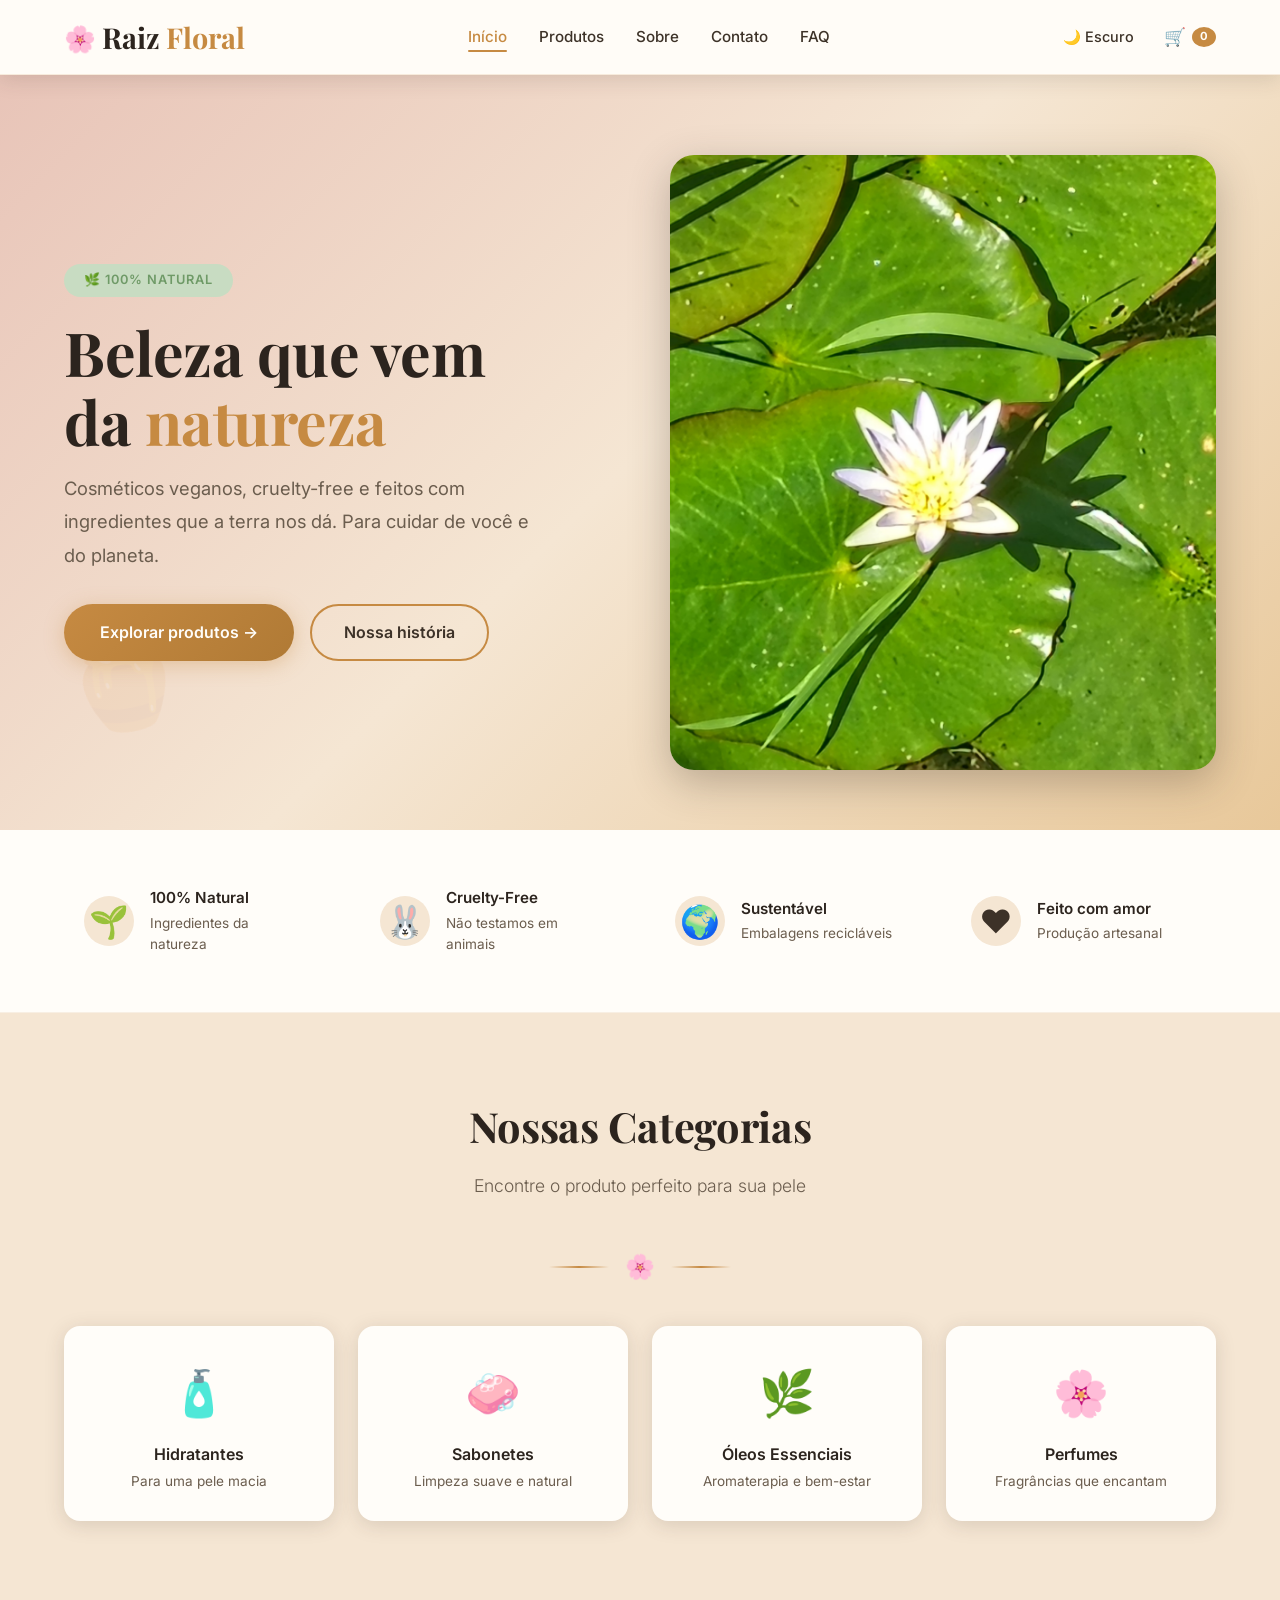
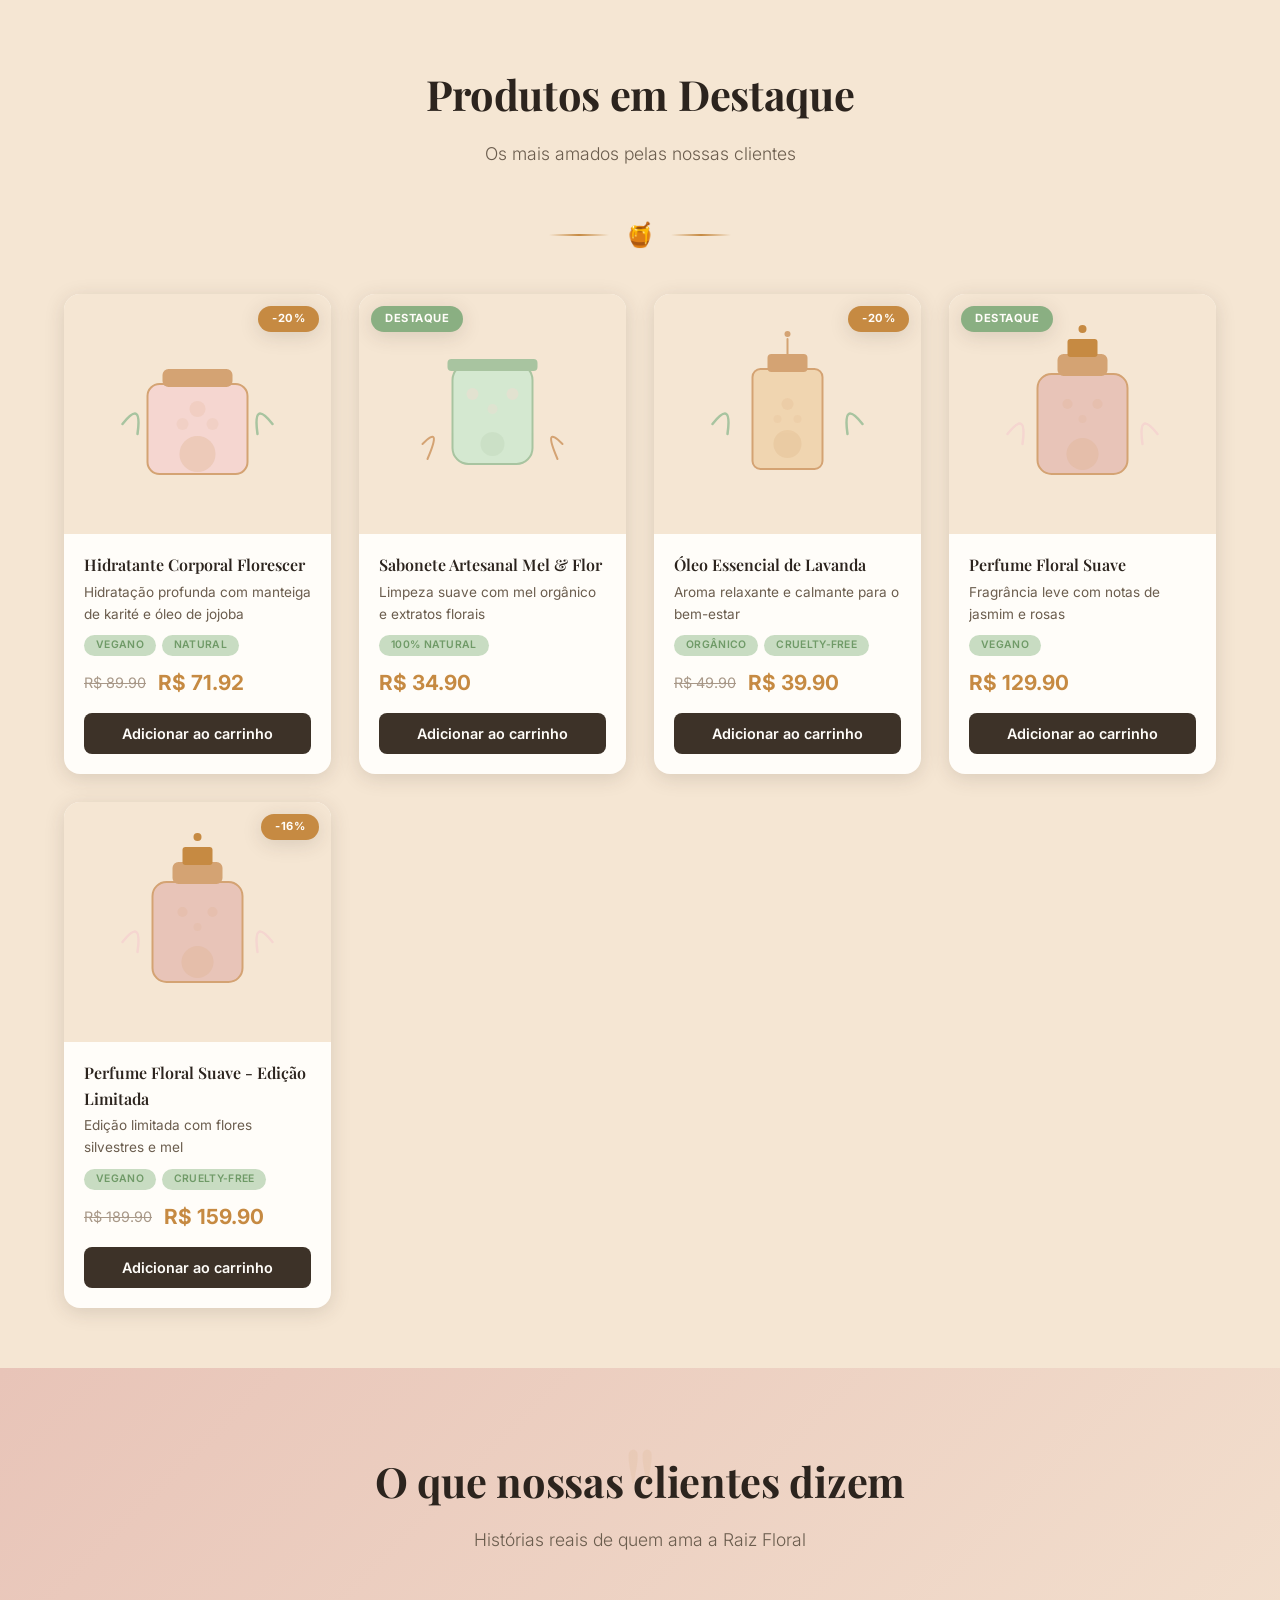
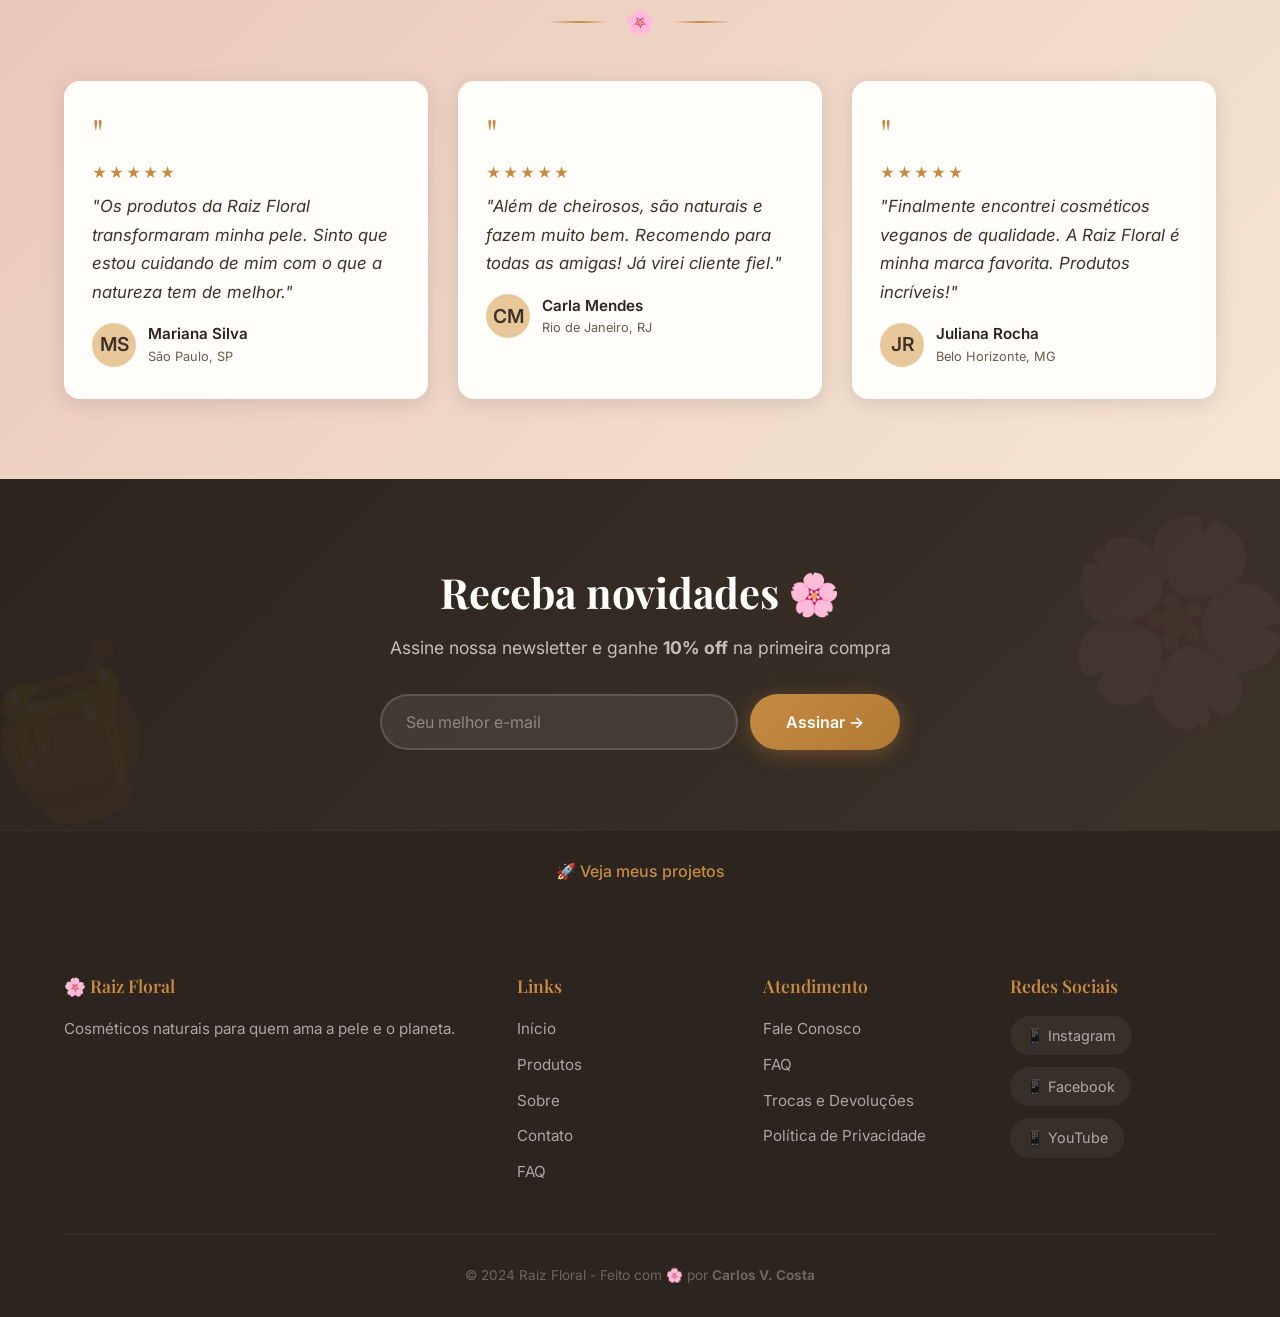
<file: index.html>
<!DOCTYPE html>
<html lang="pt-BR">
<head>
    <meta charset="UTF-8">
    <meta name="viewport" content="width=device-width, initial-scale=1.0">
    
    <!-- ===== TÍTULO ===== -->
    <title>Raiz Floral 🌸 | Cosméticos Naturais Veganos</title>
    
    <!-- ===== SEO BÁSICO ===== -->
    <meta name="description" content="Cosméticos veganos, cruelty-free e 100% naturais. Cuidado com a pele e com o planeta. Produtos artesanais com ingredientes da natureza.">
    <meta name="keywords" content="cosméticos naturais, veganos, cruelty-free, hidratantes, sabonetes artesanais, óleos essenciais, perfumes naturais, skincare natural, beleza sustentável">
    <meta name="author" content="Raiz Floral">
    <meta name="robots" content="index, follow">
    <meta name="language" content="Portuguese">
    
    <!-- ===== OPEN GRAPH (Facebook, WhatsApp, LinkedIn) ===== -->
    <meta property="og:title" content="Raiz Floral 🌸 | Cosméticos Naturais Veganos">
    <meta property="og:description" content="Beleza que vem da natureza. Cosméticos veganos, cruelty-free e feitos com ingredientes que a terra nos dá.">
    <meta property="og:type" content="website">
    <meta property="og:url" content="https://carlos-v-costa.github.io/raiz-floral/">
    <meta property="og:image" content="https://carlos-v-costa.github.io/raiz-floral/img/og-image.jpg">
    <meta property="og:image:width" content="1200">
    <meta property="og:image:height" content="630">
    <meta property="og:site_name" content="Raiz Floral">
    <meta property="og:locale" content="pt_BR">
    
    <!-- ===== TWITTER CARDS ===== -->
    <meta name="twitter:card" content="summary_large_image">
    <meta name="twitter:title" content="Raiz Floral 🌸 | Cosméticos Naturais Veganos">
    <meta name="twitter:description" content="Beleza que vem da natureza. Cosméticos veganos, cruelty-free e feitos com ingredientes que a terra nos dá.">
    <meta name="twitter:image" content="https://carlos-v-costa.github.io/raiz-floral/img/og-image.jpg">
    
    <!-- ===== FAVICON ===== -->
    <link rel="icon" type="image/svg+xml" href="data:image/svg+xml,<svg xmlns='http://www.w3.org/2000/svg' viewBox='0 0 100 100'><text y='.9em' font-size='90'>🌸</text></svg>">
    <link rel="apple-touch-icon" href="data:image/svg+xml,<svg xmlns='http://www.w3.org/2000/svg' viewBox='0 0 100 100'><text y='.9em' font-size='90'>🌸</text></svg>">
    
    <!-- ===== Google Fonts ===== -->
    <link href="https://fonts.googleapis.com/css2?family=Playfair+Display:wght@400;600;700&family=Inter:wght@300;400;500;600;700&display=swap" rel="stylesheet">
    
    <!-- ===== CSS Principal ===== -->
    <link rel="stylesheet" href="style.css">
    
    <!-- ===== CANONICAL ===== -->
    <link rel="canonical" href="https://carlos-v-costa.github.io/raiz-floral/">
</head>
<body>

    <!-- ============================================================
    CABEÇALHO
    ============================================================ -->
  <header class="cabecalho">
    <div class="container">
        <a href="index.html" class="logo">
            <span class="icone">🌸</span>
            <span class="texto-escuro">Raiz</span>
            <span class="texto">Floral</span>
        </a>

       <nav class="menu">
    <button class="menu-toggle" id="menuToggle" aria-label="Abrir menu">☰</button>
    <ul id="menuList">
        <li><a href="index.html" class="ativo">Início</a></li>
        <li><a href="produtos.html">Produtos</a></li>
        <li><a href="sobre.html">Sobre</a></li>
        <li><a href="contato.html">Contato</a></li>
        <li><a href="faq.html">FAQ</a></li>
    </ul>
</nav>

        <div class="acoes-cabecalho">
            <button id="btnDarkMode" class="btn-dark-mode" aria-label="Alternar modo escuro">
                🌙 Escuro
            </button>
            <a href="carrinho.html" class="link-carrinho">
                🛒
                <span class="contador-carrinho" id="contadorCarrinho">0</span>
            </a>
        </div>
    </div>
</header>

    <!-- ============================================================
    HERO - BANNER PRINCIPAL
    ============================================================ -->
    <section class="hero">
        <div class="container">
            <div class="hero-conteudo">
                <span class="hero-tag">🌿 100% Natural</span>
                <h1>
                    Beleza que vem<br>
                    da <span class="destaque">natureza</span>
                </h1>
                <p>
                    Cosméticos veganos, cruelty-free e feitos com ingredientes
                    que a terra nos dá. Para cuidar de você e do planeta.
                </p>
                <div class="hero-botoes">
                    <a href="produtos.html" class="botao-primario">
                        Explorar produtos →
                    </a>
                    <a href="sobre.html" class="botao-secundario">
                        Nossa história
                    </a>
                </div>
            </div>
            <div class="hero-imagem">
                <img
src="IMG_20260827_105729889_SR.jpg"
alt="Cosméticos naturais Raiz Floral"
loading="lazy"
>
            </div>
        </div>
    </section>

    <!-- ============================================================
    SELOS DE QUALIDADE
    ============================================================ -->
    <section class="selos-qualidade">
        <div class="container">
            <div class="grade-selos">
                <div class="item-selo">
                    <div class="icone">🌱</div>
                    <div class="info">
                        <h4>100% Natural</h4>
                        <p>Ingredientes da natureza</p>
                    </div>
                </div>
                <div class="item-selo">
                    <div class="icone">🐰</div>
                    <div class="info">
                        <h4>Cruelty-Free</h4>
                        <p>Não testamos em animais</p>
                    </div>
                </div>
                <div class="item-selo">
                    <div class="icone">🌍</div>
                    <div class="info">
                        <h4>Sustentável</h4>
                        <p>Embalagens recicláveis</p>
                    </div>
                </div>
                <div class="item-selo">
                    <div class="icone">❤️</div>
                    <div class="info">
                        <h4>Feito com amor</h4>
                        <p>Produção artesanal</p>
                    </div>
                </div>
            </div>
        </div>
    </section>

    <!-- ============================================================
    CATEGORIAS
    ============================================================ -->
    <section class="categorias">
        <div class="container">
            <h2>Nossas Categorias</h2>
            <p class="subtitulo-secao">
                Encontre o produto perfeito para sua pele
            </p>
            <div class="linha-decorativa">
                <span class="flor">🌸</span>
            </div>

            <div class="grade-categorias">
                <div class="card-categoria">
                    <span class="icone">🧴</span>
                    <h3>Hidratantes</h3>
                    <p>Para uma pele macia</p>
                </div>
                <div class="card-categoria">
                    <span class="icone">🧼</span>
                    <h3>Sabonetes</h3>
                    <p>Limpeza suave e natural</p>
                </div>
                <div class="card-categoria">
                    <span class="icone">🌿</span>
                    <h3>Óleos Essenciais</h3>
                    <p>Aromaterapia e bem-estar</p>
                </div>
                <div class="card-categoria">
                    <span class="icone">🌸</span>
                    <h3>Perfumes</h3>
                    <p>Fragrâncias que encantam</p>
                </div>
            </div>
        </div>
    </section>

    <!-- ============================================================
    PRODUTOS EM DESTAQUE
    ============================================================ -->
    <section class="destaques">
        <div class="container">
            <h2>Produtos em Destaque</h2>
            <p class="subtitulo-secao">
                Os mais amados pelas nossas clientes
            </p>
            <div class="linha-decorativa">
                <span class="flor">🍯</span>
            </div>

            <div class="grade-produtos" id="produtosDestaque">
                <!-- Produtos serão inseridos pelo JavaScript -->
            </div>
        </div>
    </section>

    <!-- ============================================================
    DEPOIMENTOS
    ============================================================ -->
    <section class="depoimentos">
        <div class="container">
            <h2>O que nossas clientes dizem</h2>
            <p class="subtitulo-secao">
                Histórias reais de quem ama a Raiz Floral
            </p>
            <div class="linha-decorativa">
                <span class="flor">🌸</span>
            </div>

            <div class="grade-depoimentos">
                <div class="card-depoimento">
                    <span class="aspas">"</span>
                    <div class="estrelas">★★★★★</div>
                    <p>
                        "Os produtos da Raiz Floral transformaram minha pele.
                        Sinto que estou cuidando de mim com o que a natureza
                        tem de melhor."
                    </p>
                    <div class="cliente">
                        <div class="avatar">MS</div>
                        <div>
                            <div class="nome">Mariana Silva</div>
                            <div class="cidade">São Paulo, SP</div>
                        </div>
                    </div>
                </div>

                <div class="card-depoimento">
                    <span class="aspas">"</span>
                    <div class="estrelas">★★★★★</div>
                    <p>
                        "Além de cheirosos, são naturais e fazem muito bem.
                        Recomendo para todas as amigas! Já virei cliente fiel."
                    </p>
                    <div class="cliente">
                        <div class="avatar">CM</div>
                        <div>
                            <div class="nome">Carla Mendes</div>
                            <div class="cidade">Rio de Janeiro, RJ</div>
                        </div>
                    </div>
                </div>

                <div class="card-depoimento">
                    <span class="aspas">"</span>
                    <div class="estrelas">★★★★★</div>
                    <p>
                        "Finalmente encontrei cosméticos veganos de qualidade.
                        A Raiz Floral é minha marca favorita. Produtos incríveis!"
                    </p>
                    <div class="cliente">
                        <div class="avatar">JR</div>
                        <div>
                            <div class="nome">Juliana Rocha</div>
                            <div class="cidade">Belo Horizonte, MG</div>
                        </div>
                    </div>
                </div>
            </div>
        </div>
    </section>

    <!-- ============================================================
    NEWSLETTER
    ============================================================ -->
    <section class="newsletter">
        <div class="container">
            <h2>Receba novidades 🌸</h2>
            <p>
                Assine nossa newsletter e ganhe <strong>10% off</strong> na primeira compra
            </p>
            <form class="form-newsletter" id="formNewsletter">
                <input
                type="email"
                placeholder="Seu melhor e-mail"
                required
                id="emailNewsletter"
                >
                <button type="submit" class="botao-primario">
                    Assinar →
                </button>
            </form>
        </div>
    </section>

    <!-- ============================================================
    🚀 VEJA MEUS PROJETOS
    ============================================================ -->
    <div class="voltar-portfolio">
        <div class="container">
            <a href="https://carlos-v-costa.github.io/meuportifolio/" class="botao-voltar">
                🚀 Veja meus projetos
            </a>
        </div>
    </div>

    <!-- ============================================================
    RODAPÉ
    ============================================================ -->
   <footer class="rodape">
    <div class="container">
        <div class="grade-rodape">
            <div class="coluna-rodape">
                <h4>🌸 Raiz Floral</h4>
                <p>Cosméticos naturais para quem ama a pele e o planeta.</p>
            </div>
            <div class="coluna-rodape">
                <h4>Links</h4>
                <ul>
                    <li><a href="index.html">Início</a></li>
                    <li><a href="produtos.html">Produtos</a></li>
                    <li><a href="sobre.html">Sobre</a></li>
                    <li><a href="contato.html">Contato</a></li>
                    <li><a href="faq.html">FAQ</a></li>
                </ul>
            </div>
            <div class="coluna-rodape">
                <h4>Atendimento</h4>
                <ul>
                    <li><a href="contato.html">Fale Conosco</a></li>
                    <li><a href="faq.html">FAQ</a></li>
                    <li><a href="#">Trocas e Devoluções</a></li>
                    <li><a href="#">Política de Privacidade</a></li>
                </ul>
            </div>
            <div class="coluna-rodape">
                <h4>Redes Sociais</h4>
                <div class="redes-sociais">
                    <a href="#">📱 Instagram</a>
                    <a href="#">📱 Facebook</a>
                    <a href="#">📱 YouTube</a>
                </div>
            </div>
        </div>
        <div class="rodape-inferior">
            <p>
                © 2024 Raiz Floral - Feito com
                <span class="coracao">🌸</span> por
                <strong>Carlos V. Costa</strong>
            </p>
        </div>
    </div>
</footer>
    <!-- ============================================================
    SCRIPTS
    ============================================================ -->
    <script>
        // ============================================================
        // SVG ILUSTRAÇÕES DO FLATICON
        // ============================================================
        const svgHidratante = `<svg viewBox="0 0 200 200" xmlns="http://www.w3.org/2000/svg">
            <rect x="50" y="70" width="100" height="90" rx="12" fill="#F5D6D0" stroke="#D4A373" stroke-width="2"/>
            <rect x="65" y="55" width="70" height="18" rx="6" fill="#D4A373"/>
            <circle cx="100" cy="140" r="18" fill="#D4A373" opacity="0.25"/>
            <path d="M25 110 Q45 85 40 120" stroke="#A8C4A0" stroke-width="2.5" fill="none" stroke-linecap="round"/>
            <path d="M175 110 Q155 85 160 120" stroke="#A8C4A0" stroke-width="2.5" fill="none" stroke-linecap="round"/>
            <circle cx="100" cy="95" r="8" fill="#D4A373" opacity="0.15"/>
            <circle cx="85" cy="110" r="6" fill="#D4A373" opacity="0.12"/>
            <circle cx="115" cy="110" r="6" fill="#D4A373" opacity="0.12"/>
        </svg>`;

        const svgSabonete = `<svg viewBox="0 0 200 200" xmlns="http://www.w3.org/2000/svg">
            <rect x="60" y="50" width="80" height="100" rx="16" fill="#D4E8D0" stroke="#A8C4A0" stroke-width="2"/>
            <rect x="55" y="45" width="90" height="12" rx="4" fill="#A8C4A0"/>
            <circle cx="100" cy="130" r="12" fill="#A8C4A0" opacity="0.2"/>
            <circle cx="80" cy="80" r="6" fill="#F5D6D0" opacity="0.4"/>
            <circle cx="120" cy="80" r="6" fill="#F5D6D0" opacity="0.4"/>
            <circle cx="100" cy="95" r="5" fill="#F5D6D0" opacity="0.3"/>
            <path d="M30 130 Q50 110 35 145" stroke="#D4A373" stroke-width="2" fill="none" stroke-linecap="round"/>
            <path d="M170 130 Q150 110 165 145" stroke="#D4A373" stroke-width="2" fill="none" stroke-linecap="round"/>
        </svg>`;

        const svgOleo = `<svg viewBox="0 0 200 200" xmlns="http://www.w3.org/2000/svg">
            <rect x="65" y="55" width="70" height="100" rx="8" fill="#F0D5B0" stroke="#D4A373" stroke-width="2"/>
            <rect x="80" y="40" width="40" height="18" rx="4" fill="#D4A373"/>
            <circle cx="100" cy="130" r="14" fill="#D4A373" opacity="0.2"/>
            <circle cx="100" cy="90" r="6" fill="#D4A373" opacity="0.15"/>
            <circle cx="90" cy="105" r="4" fill="#D4A373" opacity="0.12"/>
            <circle cx="110" cy="105" r="4" fill="#D4A373" opacity="0.12"/>
            <path d="M25 110 Q45 85 40 120" stroke="#A8C4A0" stroke-width="2.5" fill="none" stroke-linecap="round"/>
            <path d="M175 110 Q155 85 160 120" stroke="#A8C4A0" stroke-width="2.5" fill="none" stroke-linecap="round"/>
            <path d="M100 40 L100 25" stroke="#D4A373" stroke-width="2" stroke-linecap="round"/>
            <circle cx="100" cy="20" r="3" fill="#D4A373"/>
        </svg>`;

        const svgPerfume = `<svg viewBox="0 0 200 200" xmlns="http://www.w3.org/2000/svg">
            <rect x="55" y="60" width="90" height="100" rx="14" fill="#E8C4B8" stroke="#D4A373" stroke-width="2"/>
            <rect x="75" y="40" width="50" height="22" rx="6" fill="#D4A373"/>
            <rect x="85" y="25" width="30" height="18" rx="3" fill="#C68A42"/>
            <circle cx="100" cy="140" r="16" fill="#D4A373" opacity="0.2"/>
            <circle cx="85" cy="90" r="5" fill="#D4A373" opacity="0.15"/>
            <circle cx="115" cy="90" r="5" fill="#D4A373" opacity="0.15"/>
            <circle cx="100" cy="105" r="4" fill="#D4A373" opacity="0.12"/>
            <path d="M25 120 Q45 95 40 130" stroke="#F5D6D0" stroke-width="2.5" fill="none" stroke-linecap="round"/>
            <path d="M175 120 Q155 95 160 130" stroke="#F5D6D0" stroke-width="2.5" fill="none" stroke-linecap="round"/>
            <circle cx="100" cy="15" r="4" fill="#C68A42"/>
        </svg>`;

        // ============================================================
        // PRODUTOS - Catálogo COMPLETO (23 produtos)
        // ============================================================
        const produtos = [
            // ===== HIDRATANTES (7) =====
            {
                id: 1,
                nome: "Hidratante Corporal Florescer",
                descricao: "Hidratação profunda com manteiga de karité e óleo de jojoba",
                preco: 89.90,
                precoPromocional: 71.92,
                imagem: svgHidratante,
                selos: ["Vegano", "Natural"],
                categoria: "hidratantes",
                destaque: true
            },
            {
                id: 2,
                nome: "Hidratante Corporal Coco & Baunilha",
                descricao: "Hidratação profunda com óleo de coco e essência de baunilha",
                preco: 89.90,
                precoPromocional: null,
                imagem: svgHidratante,
                selos: ["Vegano", "Natural", "Cruelty-Free"],
                categoria: "hidratantes",
                destaque: false
            },
            {
                id: 3,
                nome: "Hidratante Facial Ácido Hialurônico",
                descricao: "Hidratação intensa com ácido hialurônico e vitamina E",
                preco: 109.90,
                precoPromocional: 87.92,
                imagem: svgHidratante,
                selos: ["Vegano", "Cruelty-Free"],
                categoria: "hidratantes",
                destaque: false
            },
            {
                id: 4,
                nome: "Hidratante Noturno Calmante",
                descricao: "Hidratação enquanto você dorme com camomila e aloe vera",
                preco: 94.90,
                precoPromocional: null,
                imagem: svgHidratante,
                selos: ["100% Natural", "Vegano"],
                categoria: "hidratantes",
                destaque: false
            },
            {
                id: 5,
                nome: "Hidratante Corporal Manteiga de Karité",
                descricao: "Manteiga de karité pura para pele extremamente seca",
                preco: 99.90,
                precoPromocional: 79.90,
                imagem: svgHidratante,
                selos: ["Natural", "Cruelty-Free"],
                categoria: "hidratantes",
                destaque: false
            },
            {
                id: 6,
                nome: "Hidratante Facial Revitalizante",
                descricao: "Hidratação leve com ácido hialurônico e vitamina C",
                preco: 79.90,
                precoPromocional: 63.92,
                imagem: svgHidratante,
                selos: ["Vegano", "Cruelty-Free"],
                categoria: "hidratantes",
                destaque: false
            },
            {
                id: 7,
                nome: "Hidratante Corporal Óleo de Amêndoas",
                descricao: "Hidratação nutritiva com óleo de amêndoas doces",
                preco: 84.90,
                precoPromocional: null,
                imagem: svgHidratante,
                selos: ["100% Natural", "Vegano"],
                categoria: "hidratantes",
                destaque: false
            },

            // ===== SABONETES (7) =====
            {
                id: 8,
                nome: "Sabonete Artesanal Mel & Flor",
                descricao: "Limpeza suave com mel orgânico e extratos florais",
                preco: 34.90,
                precoPromocional: null,
                imagem: svgSabonete,
                selos: ["100% Natural"],
                categoria: "sabonetes",
                destaque: true
            },
            {
                id: 9,
                nome: "Sabonete Artesanal de Lavanda",
                descricao: "Sabonete relaxante com óleo essencial de lavanda",
                preco: 39.90,
                precoPromocional: null,
                imagem: svgSabonete,
                selos: ["100% Natural", "Vegano"],
                categoria: "sabonetes",
                destaque: false
            },
            {
                id: 10,
                nome: "Sabonete Esfoliante de Café",
                descricao: "Esfoliação suave com grãos de café e óleo de coco",
                preco: 39.90,
                precoPromocional: null,
                imagem: svgSabonete,
                selos: ["100% Natural"],
                categoria: "sabonetes",
                destaque: false
            },
            {
                id: 11,
                nome: "Sabonete Esfoliante de Aveia e Mel",
                descricao: "Esfoliação suave com aveia e mel hidratante",
                preco: 44.90,
                precoPromocional: 35.90,
                imagem: svgSabonete,
                selos: ["Natural", "Cruelty-Free"],
                categoria: "sabonetes",
                destaque: false
            },
            {
                id: 12,
                nome: "Sabonete Líquido de Camomila",
                descricao: "Limpeza suave com camomila para peles sensíveis",
                preco: 49.90,
                precoPromocional: null,
                imagem: svgSabonete,
                selos: ["100% Natural", "Vegano"],
                categoria: "sabonetes",
                destaque: false
            },
            {
                id: 13,
                nome: "Sabonete de Argila Rosa",
                descricao: "Sabonete purificante com argila rosa e óleos essenciais",
                preco: 49.90,
                precoPromocional: 39.90,
                imagem: svgSabonete,
                selos: ["Vegano", "Cruelty-Free"],
                categoria: "sabonetes",
                destaque: false
            },
            {
                id: 14,
                nome: "Sabonete Artesanal de Alecrim",
                descricao: "Sabonete revigorante com óleo essencial de alecrim",
                preco: 37.90,
                precoPromocional: null,
                imagem: svgSabonete,
                selos: ["100% Natural", "Vegano"],
                categoria: "sabonetes",
                destaque: false
            },

            // ===== ÓLEOS ESSENCIAIS (5) =====
            {
                id: 15,
                nome: "Óleo Essencial de Lavanda",
                descricao: "Aroma relaxante e calmante para o bem-estar",
                preco: 49.90,
                precoPromocional: 39.90,
                imagem: svgOleo,
                selos: ["Orgânico", "Cruelty-Free"],
                categoria: "oleos",
                destaque: true
            },
            {
                id: 16,
                nome: "Óleo Essencial de Laranja Doce",
                descricao: "Aroma cítrico revigorante e energizante",
                preco: 45.90,
                precoPromocional: 35.90,
                imagem: svgOleo,
                selos: ["Orgânico", "Natural"],
                categoria: "oleos",
                destaque: false
            },
            {
                id: 17,
                nome: "Óleo Essencial de Eucalipto",
                descricao: "Aroma refrescante e descongestionante",
                preco: 59.90,
                precoPromocional: 47.90,
                imagem: svgOleo,
                selos: ["Orgânico", "100% Natural"],
                categoria: "oleos",
                destaque: false
            },
            {
                id: 18,
                nome: "Óleo Essencial de Tea Tree",
                descricao: "Antisséptico e purificante para a pele",
                preco: 69.90,
                precoPromocional: 55.90,
                imagem: svgOleo,
                selos: ["Orgânico", "Cruelty-Free"],
                categoria: "oleos",
                destaque: false
            },
            {
                id: 19,
                nome: "Óleo Essencial de Ylang Ylang",
                descricao: "Aroma floral e relaxante para o bem-estar",
                preco: 79.90,
                precoPromocional: null,
                imagem: svgOleo,
                selos: ["Natural", "Vegano"],
                categoria: "oleos",
                destaque: false
            },

            // ===== PERFUMES (4) =====
            {
                id: 20,
                nome: "Perfume Floral Suave",
                descricao: "Fragrância leve com notas de jasmim e rosas",
                preco: 129.90,
                precoPromocional: null,
                imagem: svgPerfume,
                selos: ["Vegano"],
                categoria: "perfumes",
                destaque: true
            },
            {
                id: 21,
                nome: "Perfume Rosa & Jasmim",
                descricao: "Fragrância floral romântica com rosas e jasmim",
                preco: 159.90,
                precoPromocional: 129.90,
                imagem: svgPerfume,
                selos: ["Vegano", "Cruelty-Free"],
                categoria: "perfumes",
                destaque: false
            },
            {
                id: 22,
                nome: "Perfume Cítrico Fresco",
                descricao: "Fragrância leve com notas de laranja e limão",
                preco: 139.90,
                precoPromocional: null,
                imagem: svgPerfume,
                selos: ["Natural", "Vegano"],
                categoria: "perfumes",
                destaque: false
            },
            {
                id: 23,
                nome: "Perfume Floral Suave - Edição Limitada",
                descricao: "Edição limitada com flores silvestres e mel",
                preco: 189.90,
                precoPromocional: 159.90,
                imagem: svgPerfume,
                selos: ["Vegano", "Cruelty-Free"],
                categoria: "perfumes",
                destaque: true
            }
        ];

        // Expor para o script.js global
        window.listaProdutos = produtos;

        // ============================================================
        // FILTRAR PRODUTOS EM DESTAQUE (para a página inicial)
        // ============================================================
        const produtosDestaque = produtos.filter(p => p.destaque === true);

        // ============================================================
        // RENDERIZAR PRODUTOS EM DESTAQUE
        // ============================================================
        function renderizarProdutos() {
            const container = document.getElementById('produtosDestaque');
            if (!container) return;

            container.innerHTML = '';

            produtosDestaque.forEach(produto => {
                const temPromocao = produto.precoPromocional && produto.precoPromocional < produto.preco;
                const desconto = temPromocao ?
                    Math.round((1 - produto.precoPromocional / produto.preco) * 100) :
                    0;

                const card = document.createElement('div');
                card.className = 'card-produto';
                card.innerHTML = `
                        <div class="imagem" style="display:flex;align-items:center;justify-content:center;background:var(--rosa-claro);padding:20px;">
                            ${produto.imagem}
                            ${temPromocao ? `<span class="selo-oferta">-${desconto}%</span>` : ''}
                            ${produto.destaque && !temPromocao ? `<span class="selo-novo">Destaque</span>` : ''}
                        </div>
                        <div class="info">
                            <h3>${produto.nome}</h3>
                            <p class="descricao">${produto.descricao}</p>
                            <div class="selos">
                                ${produto.selos.map(selo =>
                                    `<span class="selo">${selo}</span>`
                                ).join('')}
                            </div>
                            <div class="preco-area">
                                ${temPromocao ? `
                                    <span class="preco-antigo">R$ ${produto.preco.toFixed(2)}</span>
                                    <span class="preco-atual">R$ ${produto.precoPromocional.toFixed(2)}</span>
                                ` : `
                                    <span class="preco-atual">R$ ${produto.preco.toFixed(2)}</span>
                                `}
                            </div>
                            <button class="btn-comprar" data-id="${produto.id}">
                                Adicionar ao carrinho
                            </button>
                        </div>
                    `;

                container.appendChild(card);
            });

            // Adicionar eventos aos botões
            document.querySelectorAll('.btn-comprar').forEach(btn => {
                btn.addEventListener('click', function(e) {
                    e.stopPropagation();
                    const id = parseInt(this.dataset.id);
                    adicionarAoCarrinho(id);
                });
            });
        }

        // ============================================================
        // NEWSLETTER
        // ============================================================
        function initNewsletter() {
            const form = document.getElementById('formNewsletter');
            if (form) {
                form.addEventListener('submit', function(e) {
                    e.preventDefault();
                    const email = document.getElementById('emailNewsletter');
                    if (email && email.value) {
                        alert('🌸 Obrigado por assinar nossa newsletter!\nVocê receberá 10% off na primeira compra.');
                        email.value = '';
                    }
                });
            }
        }

        // ============================================================
        // INICIALIZAR
        // ============================================================
        document.addEventListener('DOMContentLoaded', function() {
            renderizarProdutos();
            initNewsletter();
        });
    </script>

    <!-- Carregar scripts globais -->
    <script src="script.js"></script>

</body>
</html>
</file>
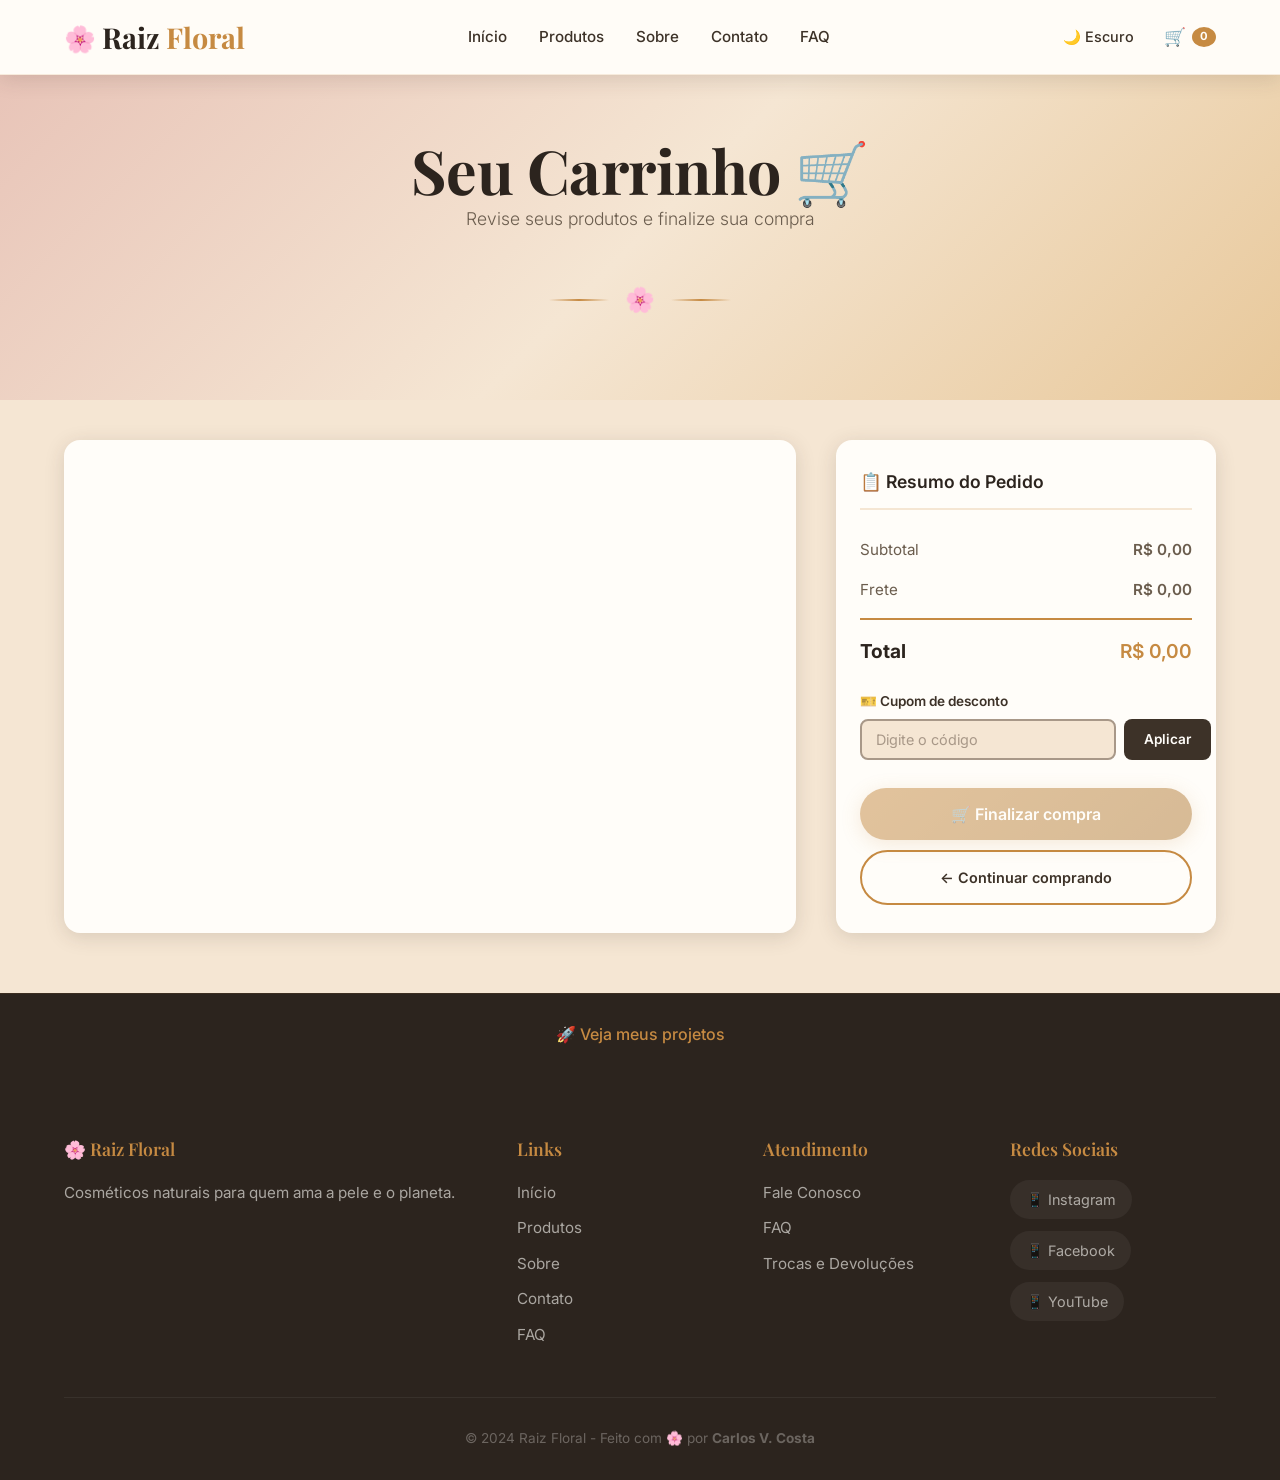
<file: carrinho.html>
<!DOCTYPE html>
<html lang="pt-BR">
<head>
    <meta charset="UTF-8">
    <meta name="viewport" content="width=device-width, initial-scale=1.0">
    
    <!-- ===== TÍTULO ===== -->
    <title>Carrinho | Raiz Floral 🌸</title>
    
    <!-- ===== SEO BÁSICO ===== -->
    <meta name="description" content="Revise seus produtos, aplique cupons de desconto e finalize sua compra na Raiz Floral. Cosméticos naturais com frete grátis acima de R$150.">
    <meta name="keywords" content="carrinho, compra, finalizar pedido, cosméticos naturais, desconto, frete grátis">
    <meta name="author" content="Raiz Floral">
    <meta name="robots" content="noindex, follow">
    
    <!-- ===== OPEN GRAPH ===== -->
    <meta property="og:title" content="Carrinho | Raiz Floral 🌸">
    <meta property="og:description" content="Revise seus produtos, aplique cupons de desconto e finalize sua compra na Raiz Floral.">
    <meta property="og:type" content="website">
    <meta property="og:url" content="https://carlos-v-costa.github.io/raiz-floral/carrinho.html">
    <meta property="og:image" content="https://carlos-v-costa.github.io/raiz-floral/img/og-image.jpg">
    <meta property="og:image:width" content="1200">
    <meta property="og:image:height" content="630">
    <meta property="og:site_name" content="Raiz Floral">
    <meta property="og:locale" content="pt_BR">
    
    <!-- ===== TWITTER CARDS ===== -->
    <meta name="twitter:card" content="summary_large_image">
    <meta name="twitter:title" content="Carrinho | Raiz Floral 🌸">
    <meta name="twitter:description" content="Revise seus produtos, aplique cupons de desconto e finalize sua compra na Raiz Floral.">
    <meta name="twitter:image" content="https://carlos-v-costa.github.io/raiz-floral/img/og-image.jpg">
    
    <!-- ===== FAVICON ===== -->
    <link rel="icon" type="image/svg+xml" href="data:image/svg+xml,<svg xmlns='http://www.w3.org/2000/svg' viewBox='0 0 100 100'><text y='.9em' font-size='90'>🌸</text></svg>">
    <link rel="apple-touch-icon" href="data:image/svg+xml,<svg xmlns='http://www.w3.org/2000/svg' viewBox='0 0 100 100'><text y='.9em' font-size='90'>🌸</text></svg>">
    
    <!-- ===== Google Fonts ===== -->
    <link href="https://fonts.googleapis.com/css2?family=Playfair+Display:wght@400;600;700&family=Inter:wght@300;400;500;600;700&display=swap" rel="stylesheet">
    
    <!-- ===== CSS Principal ===== -->
    <link rel="stylesheet" href="style.css">
    
    <!-- ===== CANONICAL ===== -->
    <link rel="canonical" href="https://carlos-v-costa.github.io/raiz-floral/carrinho.html">
</head>
<body>

    <!-- ============================================================
    CABEÇALHO
    ============================================================ -->
  <header class="cabecalho">
    <div class="container">
        <a href="index.html" class="logo">
            <span class="icone">🌸</span>
            <span class="texto-escuro">Raiz</span>
            <span class="texto">Floral</span>
        </a>

        <nav class="menu">
    <button class="menu-toggle" id="menuToggle" aria-label="Abrir menu">☰</button>
    <ul id="menuList">
        <li><a href="index.html">Início</a></li>
        <li><a href="produtos.html">Produtos</a></li>
        <li><a href="sobre.html">Sobre</a></li>
        <li><a href="contato.html">Contato</a></li>
        <li><a href="faq.html">FAQ</a></li>
    </ul>
</nav>

        <div class="acoes-cabecalho">
            <button id="btnDarkMode" class="btn-dark-mode" aria-label="Alternar modo escuro">
                🌙 Escuro
            </button>
            <a href="carrinho.html" class="link-carrinho">
                🛒
                <span class="contador-carrinho" id="contadorCarrinho">0</span>
            </a>
        </div>
    </div>
</header>
    <!-- ============================================================
    BANNER DA PÁGINA
    ============================================================ -->
    <section class="banner-pagina">
        <div class="container">
            <h1>Seu Carrinho 🛒</h1>
            <p class="subtitulo-secao">
                Revise seus produtos e finalize sua compra
            </p>
            <div class="linha-decorativa">
                <span class="flor">🌸</span>
            </div>
        </div>
    </section>

    <!-- ============================================================
    CARRINHO
    ============================================================ -->
    <section class="carrinho-pagina">
        <div class="container">
            <div class="grade-carrinho">

                <!-- ===== LISTA DE ITENS ===== -->
                <div class="lista-itens" id="listaItens">
                    <!-- Será preenchido pelo JavaScript -->
                </div>

                <!-- ===== RESUMO DO PEDIDO ===== -->
                <div class="resumo-pedido">
                    <h3>📋 Resumo do Pedido</h3>

                    <div class="linha-resumo">
                        <span>Subtotal</span>
                        <span class="valor" id="subtotal">R$ 0,00</span>
                    </div>

                    <div class="linha-resumo">
                        <span>Frete</span>
                        <span class="valor" id="frete">R$ 0,00</span>
                    </div>

                    <div class="linha-resumo" id="linhaDesconto" style="display:none;">
                        <span>Desconto</span>
                        <span class="valor" id="descontoValor" style="color: var(--verde-escuro);">- R$ 0,00</span>
                    </div>

                    <div class="linha-resumo total">
                        <span>Total</span>
                        <span class="valor" id="total">R$ 0,00</span>
                    </div>

                    <!-- Cupom -->
                    <div class="cupom-container">
                        <label for="cupomInput">🎫 Cupom de desconto</label>
                        <div class="input-grupo">
                            <input type="text" id="cupomInput" placeholder="Digite o código" maxlength="20">
                            <button class="btn-aplicar" id="btnAplicarCupom">Aplicar</button>
                        </div>
                        <div class="mensagem-cupom" id="mensagemCupom"></div>
                    </div>

                    <button class="botao-primario" id="btnFinalizar" disabled>
                        🛒 Finalizar compra
                    </button>

                    <a href="produtos.html" class="botao-secundario">
                        ← Continuar comprando
                    </a>
                </div>

            </div>
        </div>
    </section>

    <!-- ============================================================
    🚀 VEJA MEUS PROJETOS - LINK CORRIGIDO!
    ============================================================ -->
    <div class="voltar-portfolio">
        <div class="container">
            <a href="https://carlos-v-costa.github.io/meuportifolio/" class="botao-voltar">
                🚀 Veja meus projetos
            </a>
        </div>
    </div>

    <!-- ============================================================
    RODAPÉ
    ============================================================ -->
 <footer class="rodape">
    <div class="container">
        <div class="grade-rodape">
            <div class="coluna-rodape">
                <h4>🌸 Raiz Floral</h4>
                <p>Cosméticos naturais para quem ama a pele e o planeta.</p>
            </div>
            <div class="coluna-rodape">
                <h4>Links</h4>
                <ul>
                    <li><a href="index.html">Início</a></li>
                    <li><a href="produtos.html">Produtos</a></li>
                    <li><a href="sobre.html">Sobre</a></li>
                    <li><a href="contato.html">Contato</a></li>
                    <li><a href="faq.html">FAQ</a></li>
                </ul>
            </div>
            <div class="coluna-rodape">
                <h4>Atendimento</h4>
                <ul>
                    <li><a href="contato.html">Fale Conosco</a></li>
                    <li><a href="faq.html">FAQ</a></li>
                    <li><a href="#">Trocas e Devoluções</a></li>
                </ul>
            </div>
            <div class="coluna-rodape">
                <h4>Redes Sociais</h4>
                <div class="redes-sociais">
                    <a href="#">📱 Instagram</a>
                    <a href="#">📱 Facebook</a>
                    <a href="#">📱 YouTube</a>
                </div>
            </div>
        </div>
        <div class="rodape-inferior">
            <p>© 2024 Raiz Floral - Feito com <span class="coracao">🌸</span> por <strong>Carlos V. Costa</strong></p>
        </div>
    </div>
</footer>

    <!-- ============================================================
    TOAST
    ============================================================ -->
    <div class="toast" id="toast">
        <span class="icone">✅</span>
        <div class="conteudo">
            <h4>Item removido!</h4>
            <p>O produto foi removido do seu carrinho.</p>
        </div>
    </div>

    <!-- ============================================================
    SCRIPTS
    ============================================================ -->
    <script>
        // ============================================================
        // CARRINHO - DADOS ESPECÍFICOS DA PÁGINA
        // ============================================================
        let cupomAplicado = false;
        let valorDesconto = 0;

        // Cupons válidos
        const cuponsValidos = {
            'RAIZ10': { desconto: 10, tipo: 'porcentagem' },
            'FLORAL20': { desconto: 20, tipo: 'porcentagem' },
            'MEL15': { desconto: 15, tipo: 'porcentagem' },
            'NATURAL5': { desconto: 5, tipo: 'porcentagem' }
        };

        // ============================================================
        // RENDERIZAR CARRINHO
        // ============================================================
        function renderizarCarrinho() {
            const container = document.getElementById('listaItens');
            const btnFinalizar = document.getElementById('btnFinalizar');

            if (!container) return;

            if (carrinho.length === 0) {
                container.innerHTML = `
                    <div class="carrinho-vazio">
                        <span class="icone">🛒</span>
                        <h3>Seu carrinho está vazio</h3>
                        <p>Que tal explorar nossos produtos e encontrar algo especial para você?</p>
                        <a href="produtos.html" class="botao-primario">Explorar produtos</a>
                    </div>
                `;
                if (btnFinalizar) btnFinalizar.disabled = true;
                atualizarResumo();
                return;
            }

            if (btnFinalizar) btnFinalizar.disabled = false;

            let html = `
                <div class="cabecalho-lista">
                    <span>Produto</span>
                    <span style="text-align:center;">Quantidade</span>
                    <span style="text-align:right;">Subtotal</span>
                    <span style="text-align:center;">Remover</span>
                </div>
            `;

            carrinho.forEach((item, index) => {
                const subtotal = item.preco * item.quantidade;
                html += `
                    <div class="item-carrinho" data-index="${index}">
                        <div class="produto-info">
                            <div class="imagem">
                                <img src="${item.imagem}" alt="${item.nome}" loading="lazy">
                            </div>
                            <div class="detalhes">
                                <h4>${item.nome}</h4>
                                <span class="preco-unitario">R$ ${item.preco.toFixed(2)} cada</span>
                            </div>
                        </div>
                        <div class="quantidade">
                            <button class="btn-diminuir" data-index="${index}">−</button>
                            <span>${item.quantidade}</span>
                            <button class="btn-aumentar" data-index="${index}">+</button>
                        </div>
                        <div class="subtotal">R$ ${subtotal.toFixed(2)}</div>
                        <button class="botao-remover" data-index="${index}" title="Remover item">✕</button>
                    </div>
                `;
            });

            container.innerHTML = html;

            // Eventos dos botões
            container.querySelectorAll('.btn-diminuir').forEach(btn => {
                btn.addEventListener('click', function() {
                    const index = parseInt(this.dataset.index);
                    diminuirQuantidade(index);
                });
            });

            container.querySelectorAll('.btn-aumentar').forEach(btn => {
                btn.addEventListener('click', function() {
                    const index = parseInt(this.dataset.index);
                    aumentarQuantidade(index);
                });
            });

            container.querySelectorAll('.botao-remover').forEach(btn => {
                btn.addEventListener('click', function() {
                    const index = parseInt(this.dataset.index);
                    removerItem(index);
                });
            });

            atualizarResumo();
        }

        // ============================================================
        // FUNÇÕES DE MANIPULAÇÃO DO CARRINHO
        // ============================================================
        function diminuirQuantidade(index) {
            if (carrinho[index].quantidade > 1) {
                carrinho[index].quantidade--;
            } else {
                carrinho.splice(index, 1);
                mostrarToast('🗑️', 'Item removido!', 'O produto foi removido do seu carrinho.');
            }
            salvarCarrinho();
            renderizarCarrinho();
            resetarCupom();
        }

        function aumentarQuantidade(index) {
            carrinho[index].quantidade++;
            salvarCarrinho();
            renderizarCarrinho();
            resetarCupom();
        }

        function removerItem(index) {
            const nome = carrinho[index].nome;
            carrinho.splice(index, 1);
            salvarCarrinho();
            renderizarCarrinho();
            resetarCupom();
            mostrarToast('🗑️', 'Item removido!', `${nome} foi removido do seu carrinho.`);
        }

        // ============================================================
        // ATUALIZAR RESUMO
        // ============================================================
        function atualizarResumo() {
            const subtotal = carrinho.reduce((sum, item) => sum + item.preco * item.quantidade, 0);
            const frete = subtotal > 0 ? (subtotal >= 150 ? 0 : 15.90) : 0;
            let total = subtotal + frete;
            let desconto = 0;

            if (cupomAplicado && valorDesconto > 0) {
                if (typeof valorDesconto === 'number' && valorDesconto < 1) {
                    desconto = subtotal * valorDesconto;
                } else {
                    desconto = Math.min(valorDesconto, subtotal);
                }
                total = total - desconto;
            }

            document.getElementById('subtotal').textContent = `R$ ${subtotal.toFixed(2)}`;
            document.getElementById('frete').textContent = frete === 0 ? 'Grátis' : `R$ ${frete.toFixed(2)}`;
            document.getElementById('total').textContent = `R$ ${total.toFixed(2)}`;

            const linhaDesconto = document.getElementById('linhaDesconto');
            const descontoValor = document.getElementById('descontoValor');

            if (cupomAplicado && desconto > 0) {
                linhaDesconto.style.display = 'flex';
                descontoValor.textContent = `- R$ ${desconto.toFixed(2)}`;
            } else {
                linhaDesconto.style.display = 'none';
            }
        }

        // ============================================================
        // CUPOM
        // ============================================================
        function resetarCupom() {
            cupomAplicado = false;
            valorDesconto = 0;
            const input = document.getElementById('cupomInput');
            if (input) input.value = '';
            const mensagem = document.getElementById('mensagemCupom');
            if (mensagem) {
                mensagem.className = 'mensagem-cupom';
                mensagem.textContent = '';
            }
            atualizarResumo();
        }

        function aplicarCupom() {
            const input = document.getElementById('cupomInput');
            const codigo = input.value.trim().toUpperCase();
            const mensagem = document.getElementById('mensagemCupom');

            if (!codigo) {
                mensagem.className = 'mensagem-cupom erro';
                mensagem.textContent = '❌ Digite um código de cupom.';
                return;
            }

            if (cupomAplicado) {
                mensagem.className = 'mensagem-cupom erro';
                mensagem.textContent = '❌ Já existe um cupom aplicado.';
                return;
            }

            if (cuponsValidos[codigo]) {
                const cupom = cuponsValidos[codigo];
                cupomAplicado = true;
                valorDesconto = cupom.desconto / 100;

                mensagem.className = 'mensagem-cupom sucesso';
                mensagem.textContent = `✅ Cupom "${codigo}" aplicado! ${cupom.desconto}% de desconto.`;
                atualizarResumo();

                input.disabled = true;
                document.getElementById('btnAplicarCupom').disabled = true;
            } else {
                mensagem.className = 'mensagem-cupom erro';
                mensagem.textContent = '❌ Código inválido. Tente novamente.';
                setTimeout(() => {
                    mensagem.className = 'mensagem-cupom';
                    mensagem.textContent = '';
                }, 3000);
            }
        }

        // ============================================================
        // FINALIZAR COMPRA
        // ============================================================
        function finalizarCompra() {
            if (carrinho.length === 0) return;

            const total = document.getElementById('total').textContent;

            if (confirm(`🌸 Finalizar compra?\n\nTotal: ${total}\n\nDeseja confirmar seu pedido?`)) {
                carrinho = [];
                salvarCarrinho();
                renderizarCarrinho();
                resetarCupom();

                mostrarToast(
                    '🎉',
                    'Pedido finalizado!',
                    `Seu pedido no valor de ${total} foi confirmado. Em breve você receberá um e-mail.`
                );

                const input = document.getElementById('cupomInput');
                if (input) input.disabled = false;
                const btn = document.getElementById('btnAplicarCupom');
                if (btn) btn.disabled = false;
            }
        }

        // ============================================================
        // TOAST
        // ============================================================
        function mostrarToast(icone, titulo, mensagem) {
            const toast = document.getElementById('toast');
            if (!toast) return;
            
            toast.querySelector('.icone').textContent = icone;
            toast.querySelector('.conteudo h4').textContent = titulo;
            toast.querySelector('.conteudo p').textContent = mensagem;

            toast.classList.add('mostrar');
            setTimeout(() => {
                toast.classList.remove('mostrar');
            }, 4000);
        }

        // ============================================================
        // INICIALIZAR PÁGINA DO CARRINHO
        // ============================================================
        document.addEventListener('DOMContentLoaded', function() {
            carregarCarrinho();
            renderizarCarrinho();

            const btnCupom = document.getElementById('btnAplicarCupom');
            if (btnCupom) {
                btnCupom.addEventListener('click', aplicarCupom);
            }

            const inputCupom = document.getElementById('cupomInput');
            if (inputCupom) {
                inputCupom.addEventListener('keypress', function(e) {
                    if (e.key === 'Enter') {
                        e.preventDefault();
                        aplicarCupom();
                    }
                });
            }

            const btnFinalizar = document.getElementById('btnFinalizar');
            if (btnFinalizar) {
                btnFinalizar.addEventListener('click', finalizarCompra);
            }
        });

        window.addEventListener('storage', function(e) {
            if (e.key === 'carrinhoRaizFloral') {
                carregarCarrinho();
                renderizarCarrinho();
            }
        });
    </script>

    <!-- Carregar scripts globais -->
    <script src="script.js"></script>

</body>
</html>
</file>
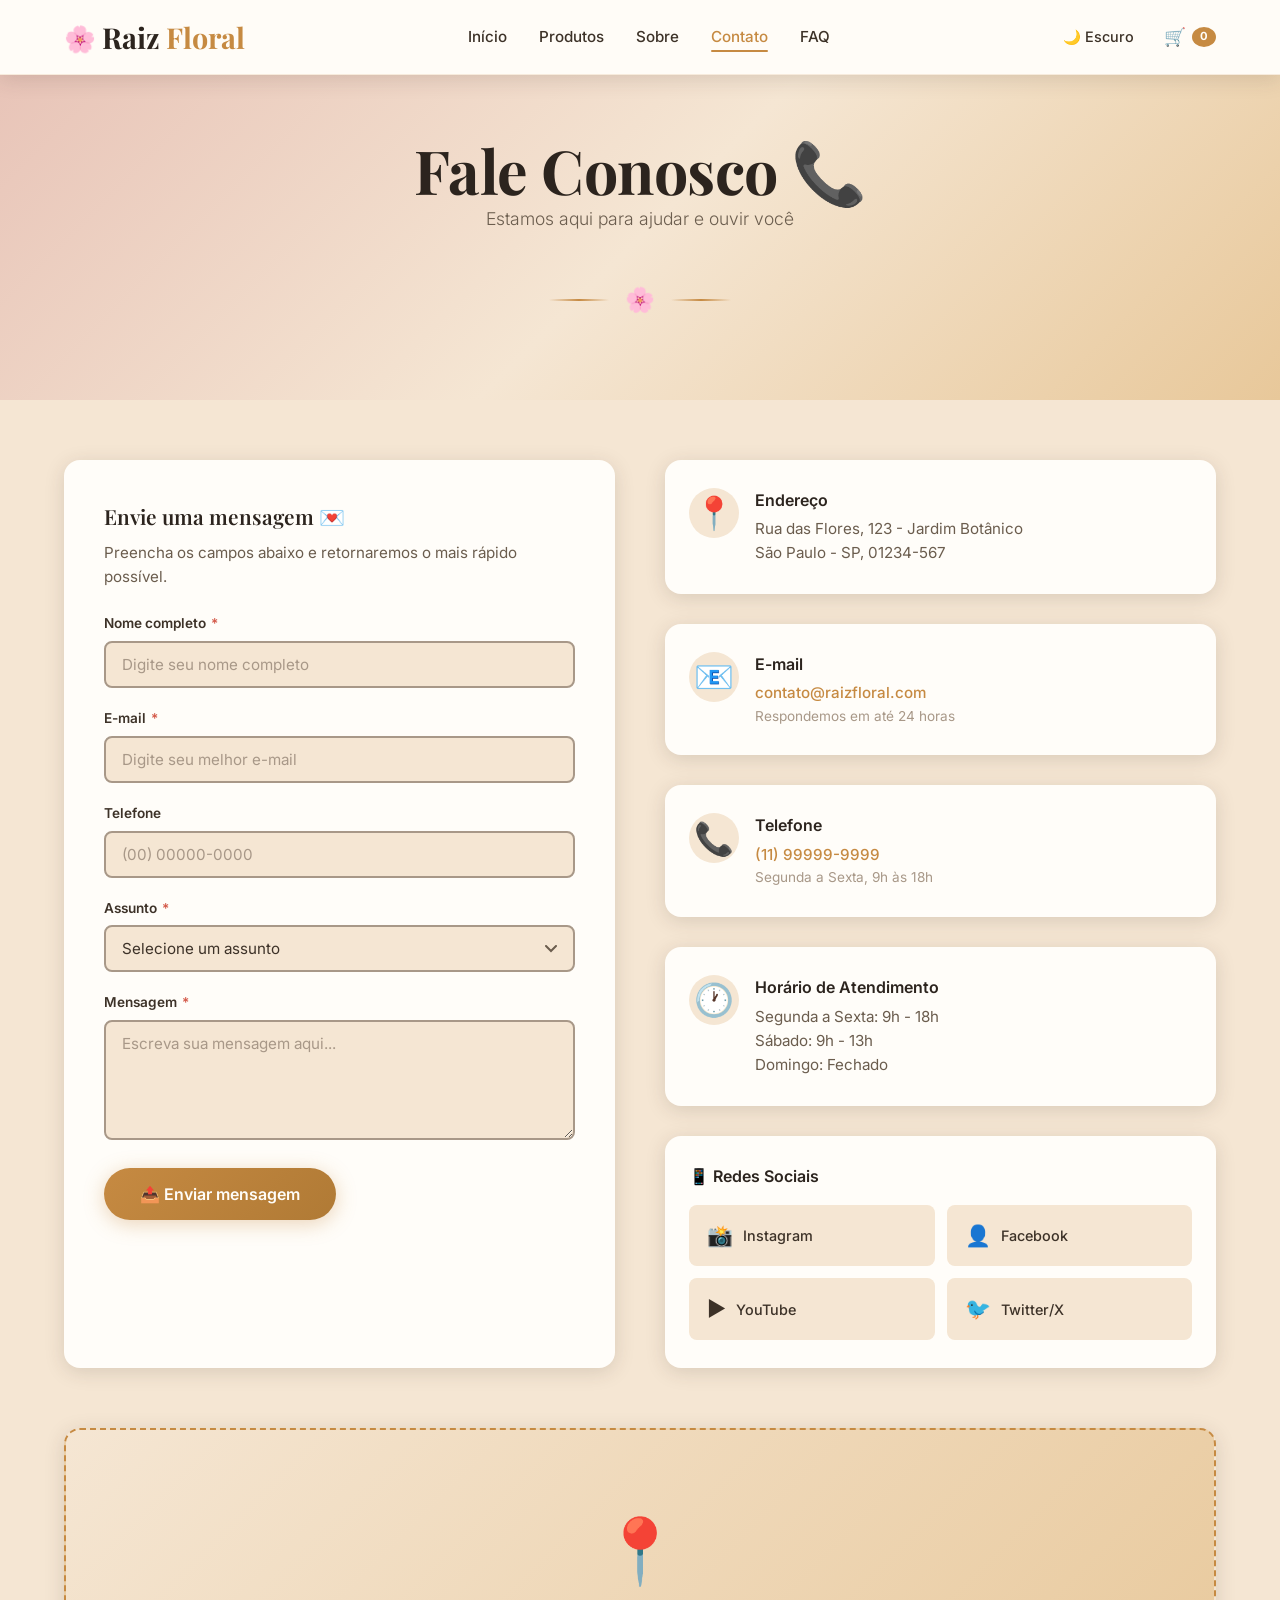
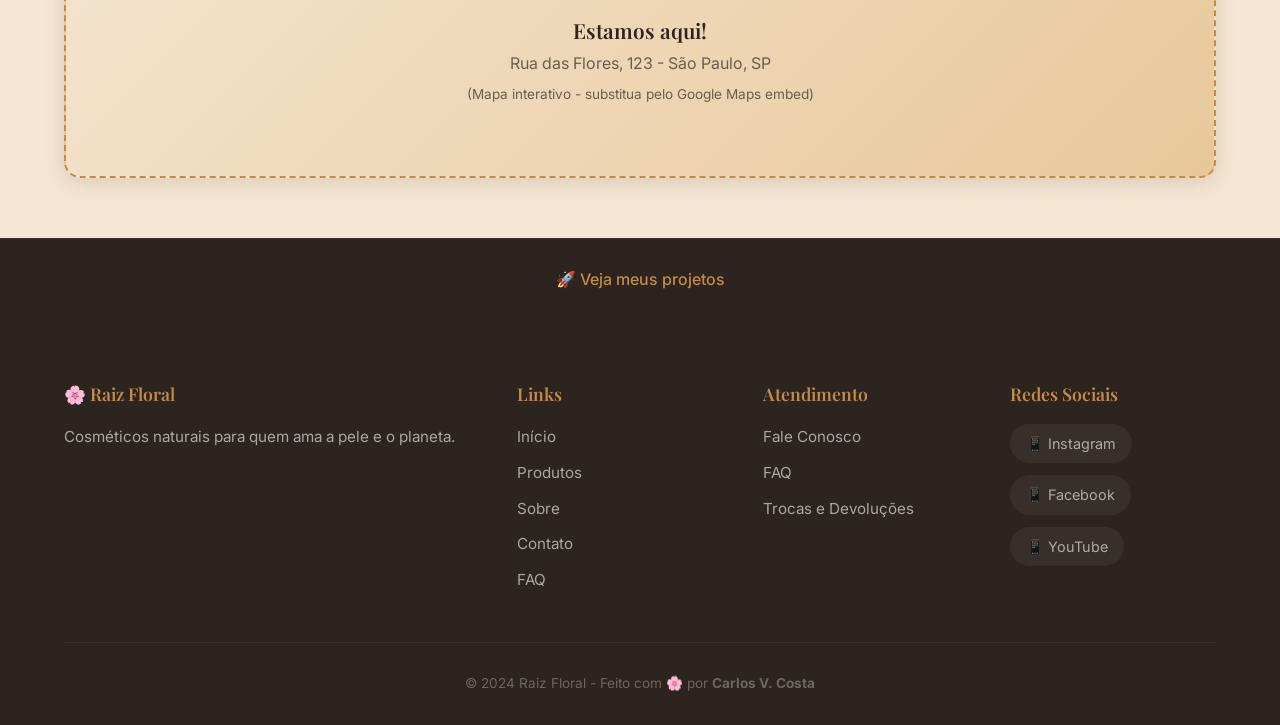
<file: contato.html>
<!DOCTYPE html>
<html lang="pt-BR">
<head>
    <meta charset="UTF-8">
    <meta name="viewport" content="width=device-width, initial-scale=1.0">
    
    <!-- ===== TÍTULO ===== -->
    <title>Contato | Raiz Floral 🌸</title>
    
    <!-- ===== SEO BÁSICO ===== -->
    <meta name="description" content="Entre em contato com a Raiz Floral. Tire dúvidas sobre produtos, pedidos, trocas ou parcerias. Respondemos em até 24 horas.">
    <meta name="keywords" content="contato, fale conosco, dúvidas, suporte, atendimento, cosméticos naturais, orçamento">
    <meta name="author" content="Raiz Floral">
    <meta name="robots" content="index, follow">
    
    <!-- ===== OPEN GRAPH ===== -->
    <meta property="og:title" content="Contato | Raiz Floral 🌸">
    <meta property="og:description" content="Entre em contato com a Raiz Floral. Tire dúvidas sobre produtos, pedidos, trocas ou parcerias. Respondemos em até 24 horas.">
    <meta property="og:type" content="website">
    <meta property="og:url" content="https://carlos-v-costa.github.io/raiz-floral/contato.html">
    <meta property="og:image" content="https://carlos-v-costa.github.io/raiz-floral/img/og-image.jpg">
    <meta property="og:image:width" content="1200">
    <meta property="og:image:height" content="630">
    <meta property="og:site_name" content="Raiz Floral">
    <meta property="og:locale" content="pt_BR">
    
    <!-- ===== TWITTER CARDS ===== -->
    <meta name="twitter:card" content="summary_large_image">
    <meta name="twitter:title" content="Contato | Raiz Floral 🌸">
    <meta name="twitter:description" content="Entre em contato com a Raiz Floral. Tire dúvidas sobre produtos, pedidos, trocas ou parcerias. Respondemos em até 24 horas.">
    <meta name="twitter:image" content="https://carlos-v-costa.github.io/raiz-floral/img/og-image.jpg">
    
    <!-- ===== FAVICON ===== -->
    <link rel="icon" type="image/svg+xml" href="data:image/svg+xml,<svg xmlns='http://www.w3.org/2000/svg' viewBox='0 0 100 100'><text y='.9em' font-size='90'>🌸</text></svg>">
    <link rel="apple-touch-icon" href="data:image/svg+xml,<svg xmlns='http://www.w3.org/2000/svg' viewBox='0 0 100 100'><text y='.9em' font-size='90'>🌸</text></svg>">
    
    <!-- ===== Google Fonts ===== -->
    <link href="https://fonts.googleapis.com/css2?family=Playfair+Display:wght@400;600;700&family=Inter:wght@300;400;500;600;700&display=swap" rel="stylesheet">
    
    <!-- ===== CSS Principal ===== -->
    <link rel="stylesheet" href="style.css">
    
    <!-- ===== CANONICAL ===== -->
    <link rel="canonical" href="https://carlos-v-costa.github.io/raiz-floral/contato.html">
</head>
<body>

    <!-- ============================================================
    CABEÇALHO
    ============================================================ -->
<header class="cabecalho">
    <div class="container">
        <a href="index.html" class="logo">
            <span class="icone">🌸</span>
            <span class="texto-escuro">Raiz</span>
            <span class="texto">Floral</span>
        </a>

     <nav class="menu">
    <button class="menu-toggle" id="menuToggle" aria-label="Abrir menu">☰</button>
    <ul id="menuList">
        <li><a href="index.html">Início</a></li>
        <li><a href="produtos.html">Produtos</a></li>
        <li><a href="sobre.html">Sobre</a></li>
        <li><a href="contato.html" class="ativo">Contato</a></li>
        <li><a href="faq.html">FAQ</a></li>
    </ul>
</nav>

        <div class="acoes-cabecalho">
            <button id="btnDarkMode" class="btn-dark-mode" aria-label="Alternar modo escuro">
                🌙 Escuro
            </button>
            <a href="carrinho.html" class="link-carrinho">
                🛒
                <span class="contador-carrinho" id="contadorCarrinho">0</span>
            </a>
        </div>
    </div>
</header>

    <!-- ============================================================
    BANNER DA PÁGINA
    ============================================================ -->
    <section class="banner-pagina">
        <div class="container">
            <h1>Fale Conosco 📞</h1>
            <p class="subtitulo-secao">
                Estamos aqui para ajudar e ouvir você
            </p>
            <div class="linha-decorativa">
                <span class="flor">🌸</span>
            </div>
        </div>
    </section>

    <!-- ============================================================
    CONTATO - GRADE
    ============================================================ -->
    <section class="contato">
        <div class="container">
            <div class="grade-contato">

                <!-- ===== FORMULÁRIO ===== -->
                <div class="formulario-contato">
                    <h3>Envie uma mensagem 💌</h3>
                    <p class="descricao">
                        Preencha os campos abaixo e retornaremos o mais rápido possível.
                    </p>

                    <form id="formContato" novalidate>
                        <div class="form-grupo">
                            <label for="nome">Nome completo <span class="obrigatorio">*</span></label>
                            <input type="text" id="nome" placeholder="Digite seu nome completo" required>
                            <div class="mensagem-erro">Por favor, digite seu nome.</div>
                        </div>

                        <div class="form-grupo">
                            <label for="email">E-mail <span class="obrigatorio">*</span></label>
                            <input type="email" id="email" placeholder="Digite seu melhor e-mail" required>
                            <div class="mensagem-erro">Por favor, digite um e-mail válido.</div>
                        </div>

                        <div class="form-grupo">
                            <label for="telefone">Telefone</label>
                            <input type="tel" id="telefone" placeholder="(00) 00000-0000">
                        </div>

                        <div class="form-grupo">
                            <label for="assunto">Assunto <span class="obrigatorio">*</span></label>
                            <select id="assunto" required>
                                <option value="">Selecione um assunto</option>
                                <option value="duvida">Dúvida sobre produtos</option>
                                <option value="pedido">Informações sobre pedido</option>
                                <option value="troca">Troca ou devolução</option>
                                <option value="parceria">Parceria ou fornecedor</option>
                                <option value="sugestao">Sugestão ou elogio</option>
                                <option value="outro">Outro assunto</option>
                            </select>
                            <div class="mensagem-erro">Por favor, selecione um assunto.</div>
                        </div>

                        <div class="form-grupo">
                            <label for="mensagem">Mensagem <span class="obrigatorio">*</span></label>
                            <textarea id="mensagem" placeholder="Escreva sua mensagem aqui..." required></textarea>
                            <div class="mensagem-erro">Por favor, escreva sua mensagem.</div>
                        </div>

                        <button type="submit" class="botao-primario">
                            📤 Enviar mensagem
                        </button>
                    </form>
                </div>

                <!-- ===== INFORMAÇÕES DE CONTATO ===== -->
                <div class="info-contato">

                    <div class="card-info">
                        <div class="icone">📍</div>
                        <div class="conteudo">
                            <h4>Endereço</h4>
                            <p>
                                Rua das Flores, 123 - Jardim Botânico<br>
                                São Paulo - SP, 01234-567
                            </p>
                        </div>
                    </div>

                    <div class="card-info">
                        <div class="icone">📧</div>
                        <div class="conteudo">
                            <h4>E-mail</h4>
                            <p>
                                <a href="mailto:contato@raizfloral.com">contato@raizfloral.com</a>
                            </p>
                            <p style="font-size: 0.85rem; color: var(--cinza-claro);">
                                Respondemos em até 24 horas
                            </p>
                        </div>
                    </div>

                    <div class="card-info">
                        <div class="icone">📞</div>
                        <div class="conteudo">
                            <h4>Telefone</h4>
                            <p>
                                <a href="tel:+5511999999999">(11) 99999-9999</a>
                            </p>
                            <p style="font-size: 0.85rem; color: var(--cinza-claro);">
                                Segunda a Sexta, 9h às 18h
                            </p>
                        </div>
                    </div>

                    <div class="card-info">
                        <div class="icone">🕐</div>
                        <div class="conteudo">
                            <h4>Horário de Atendimento</h4>
                            <p>
                                Segunda a Sexta: 9h - 18h<br>
                                Sábado: 9h - 13h<br>
                                Domingo: Fechado
                            </p>
                        </div>
                    </div>

                    <!-- ===== REDES SOCIAIS ===== -->
                    <div class="redes-sociais-contato">
                        <h4>📱 Redes Sociais</h4>
                        <div class="grade-redes">
                            <a href="#" class="btn-rede">
                                <span class="icone">📸</span> Instagram
                            </a>
                            <a href="#" class="btn-rede">
                                <span class="icone">👤</span> Facebook
                            </a>
                            <a href="#" class="btn-rede">
                                <span class="icone">▶️</span> YouTube
                            </a>
                            <a href="#" class="btn-rede">
                                <span class="icone">🐦</span> Twitter/X
                            </a>
                        </div>
                    </div>

                </div>

            </div>
        </div>
    </section>

    <!-- ============================================================
    MAPA (FAKE)
    ============================================================ -->
    <section class="mapa">
        <div class="container">
            <div class="mapa-container">
                <div class="mapa-placeholder">
                    <span class="icone">📍</span>
                    <h3>Estamos aqui!</h3>
                    <p>Rua das Flores, 123 - São Paulo, SP</p>
                    <p style="font-size: 0.85rem; color: var(--cinza); margin-top: 8px;">
                        (Mapa interativo - substitua pelo Google Maps embed)
                    </p>
                </div>
            </div>
        </div>
    </section>

    <!-- ============================================================
    🚀 VEJA MEUS PROJETOS - LINK CORRIGIDO!
    ============================================================ -->
    <div class="voltar-portfolio">
        <div class="container">
            <a href="https://carlos-v-costa.github.io/meuportifolio/" class="botao-voltar">
                🚀 Veja meus projetos
            </a>
        </div>
    </div>

    <!-- ============================================================
    RODAPÉ
    ============================================================ -->
    <footer class="rodape">
    <div class="container">
        <div class="grade-rodape">
            <div class="coluna-rodape">
                <h4>🌸 Raiz Floral</h4>
                <p>Cosméticos naturais para quem ama a pele e o planeta.</p>
            </div>
            <div class="coluna-rodape">
                <h4>Links</h4>
                <ul>
                    <li><a href="index.html">Início</a></li>
                    <li><a href="produtos.html">Produtos</a></li>
                    <li><a href="sobre.html">Sobre</a></li>
                    <li><a href="contato.html">Contato</a></li>
                    <li><a href="faq.html">FAQ</a></li>
                </ul>
            </div>
            <div class="coluna-rodape">
                <h4>Atendimento</h4>
                <ul>
                    <li><a href="contato.html">Fale Conosco</a></li>
                    <li><a href="faq.html">FAQ</a></li>
                    <li><a href="#">Trocas e Devoluções</a></li>
                </ul>
            </div>
            <div class="coluna-rodape">
                <h4>Redes Sociais</h4>
                <div class="redes-sociais">
                    <a href="#">📱 Instagram</a>
                    <a href="#">📱 Facebook</a>
                    <a href="#">📱 YouTube</a>
                </div>
            </div>
        </div>
        <div class="rodape-inferior">
            <p>© 2024 Raiz Floral - Feito com <span class="coracao">🌸</span> por <strong>Carlos V. Costa</strong></p>
        </div>
    </div>
</footer>

    <!-- ============================================================
    TOAST (MENSAGEM DE SUCESSO)
    ============================================================ -->
    <div class="toast" id="toast">
        <span class="icone">✅</span>
        <div class="conteudo">
            <h4>Mensagem enviada!</h4>
            <p>Obrigado por entrar em contato. Responderemos em breve.</p>
        </div>
    </div>

    <!-- ============================================================
    SCRIPTS
    ============================================================ -->
    <script>
        // ============================================================
        // VALIDAÇÃO DO FORMULÁRIO
        // ============================================================
        function validarCampo(campo) {
            const grupo = campo.closest('.form-grupo');
            const erro = grupo.querySelector('.mensagem-erro');

            if (campo.hasAttribute('required') && !campo.value.trim()) {
                grupo.classList.add('erro');
                return false;
            }

            if (campo.type === 'email' && campo.value.trim()) {
                const emailRegex = /^[^\s@]+@[^\s@]+\.[^\s@]+$/;
                if (!emailRegex.test(campo.value.trim())) {
                    grupo.classList.add('erro');
                    return false;
                }
            }

            if (campo.tagName === 'SELECT' && !campo.value) {
                grupo.classList.add('erro');
                return false;
            }

            grupo.classList.remove('erro');
            return true;
        }

        function initFormulario() {
            const form = document.getElementById('formContato');
            const campos = form.querySelectorAll('input, textarea, select');

            campos.forEach(campo => {
                campo.addEventListener('blur', function() {
                    validarCampo(this);
                });

                campo.addEventListener('input', function() {
                    if (this.closest('.form-grupo').classList.contains('erro')) {
                        validarCampo(this);
                    }
                });

                campo.addEventListener('change', function() {
                    if (this.closest('.form-grupo').classList.contains('erro')) {
                        validarCampo(this);
                    }
                });
            });

            form.addEventListener('submit', function(e) {
                e.preventDefault();

                let formValido = true;

                campos.forEach(campo => {
                    if (!validarCampo(campo)) {
                        formValido = false;
                    }
                });

                if (formValido) {
                    const toast = document.getElementById('toast');
                    toast.classList.add('mostrar');

                    form.reset();

                    document.querySelectorAll('.form-grupo.erro').forEach(el => {
                        el.classList.remove('erro');
                    });

                    setTimeout(() => {
                        toast.classList.remove('mostrar');
                    }, 4000);
                } else {
                    const primeiroErro = document.querySelector('.form-grupo.erro');
                    if (primeiroErro) {
                        primeiroErro.scrollIntoView({ behavior: 'smooth', block: 'center' });
                    }
                }
            });
        }

        // ============================================================
        // MASCARAR TELEFONE
        // ============================================================
        function initMascaraTelefone() {
            const telefone = document.getElementById('telefone');
            if (telefone) {
                telefone.addEventListener('input', function() {
                    let valor = this.value.replace(/\D/g, '');
                    if (valor.length > 0) {
                        valor = valor.replace(/^(\d{2})(\d)/, '($1) $2');
                        valor = valor.replace(/(\d{5})(\d)/, '$1-$2');
                        if (valor.length > 15) {
                            valor = valor.slice(0, 15);
                        }
                    }
                    this.value = valor;
                });
            }
        }

        // ============================================================
        // INICIALIZAR
        // ============================================================
        document.addEventListener('DOMContentLoaded', function() {
            initFormulario();
            initMascaraTelefone();
        });
    </script>

    <!-- Carregar scripts globais -->
    <script src="script.js"></script>

</body>
</html>
</file>
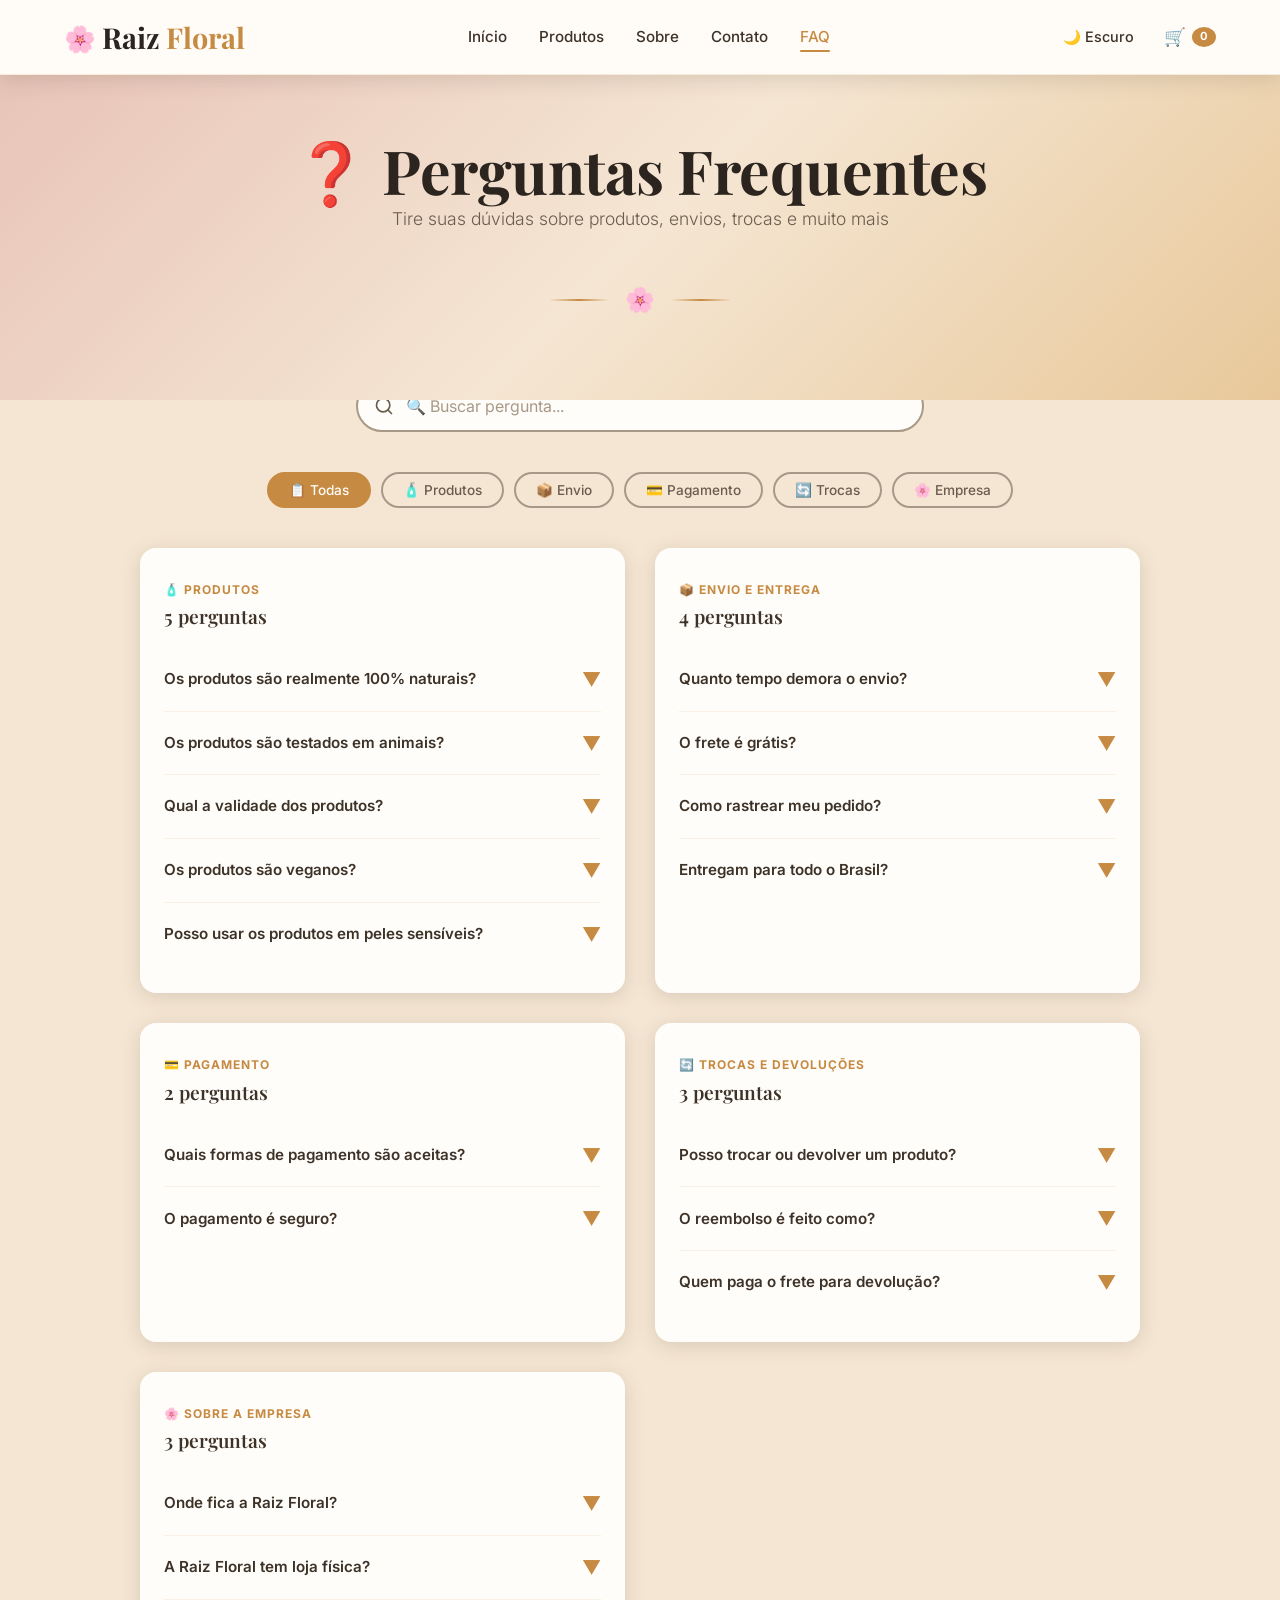
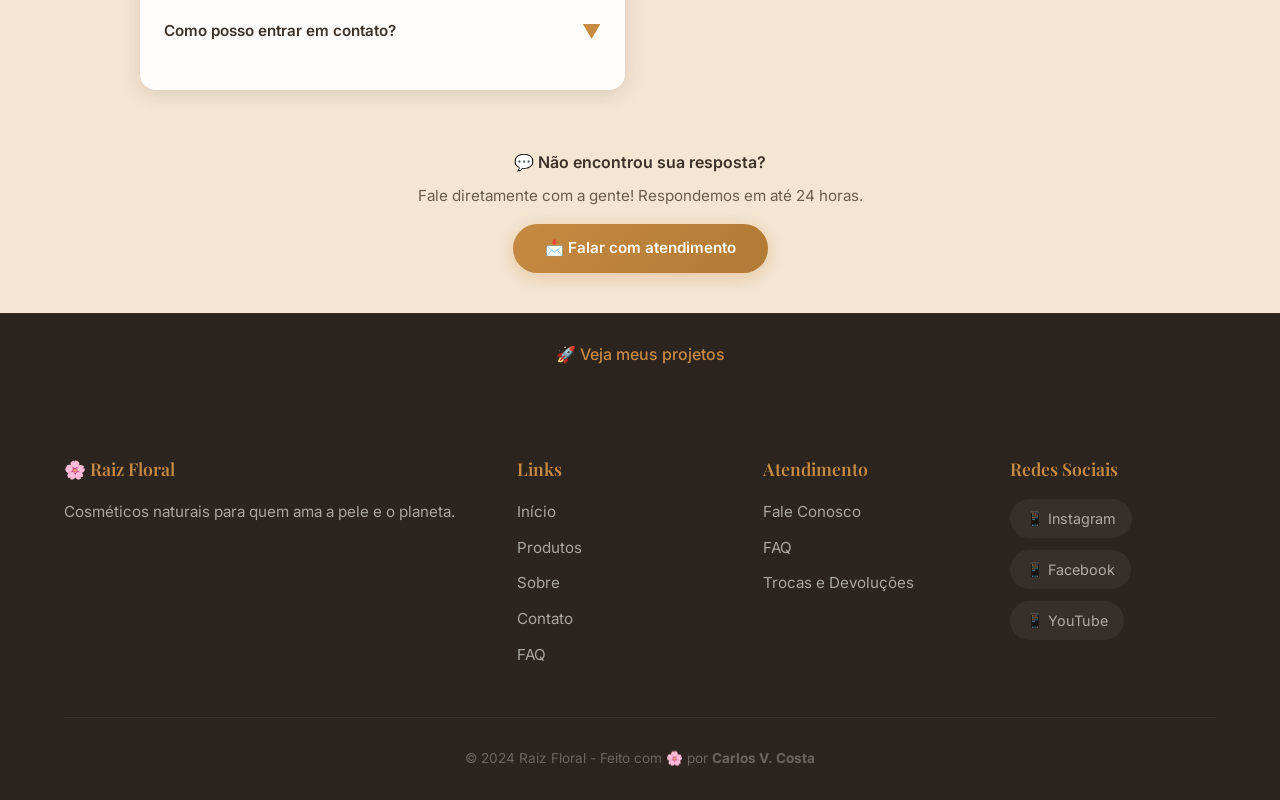
<file: faq.html>
<!DOCTYPE html>
<html lang="pt-BR">
<head>
    <meta charset="UTF-8">
    <meta name="viewport" content="width=device-width, initial-scale=1.0">
    
    <!-- ===== TÍTULO ===== -->
    <title>FAQ | Raiz Floral 🌸</title>
    
    <!-- ===== SEO BÁSICO ===== -->
    <meta name="description" content="Dúvidas frequentes sobre a Raiz Floral. Produtos, envios, trocas, devoluções e muito mais. Tire suas perguntas sobre cosméticos naturais.">
    <meta name="keywords" content="faq, perguntas frequentes, dúvidas, cosméticos naturais, envio, troca, devolução, pagamento">
    <meta name="author" content="Raiz Floral">
    <meta name="robots" content="index, follow">
    
    <!-- ===== OPEN GRAPH ===== -->
    <meta property="og:title" content="FAQ | Raiz Floral 🌸">
    <meta property="og:description" content="Dúvidas frequentes sobre a Raiz Floral. Produtos, envios, trocas, devoluções e muito mais.">
    <meta property="og:type" content="website">
    <meta property="og:url" content="https://carlos-v-costa.github.io/raiz-floral/faq.html">
    <meta property="og:image" content="https://carlos-v-costa.github.io/raiz-floral/img/og-image.jpg">
    <meta property="og:image:width" content="1200">
    <meta property="og:image:height" content="630">
    <meta property="og:site_name" content="Raiz Floral">
    <meta property="og:locale" content="pt_BR">
    
    <!-- ===== TWITTER CARDS ===== -->
    <meta name="twitter:card" content="summary_large_image">
    <meta name="twitter:title" content="FAQ | Raiz Floral 🌸">
    <meta name="twitter:description" content="Dúvidas frequentes sobre a Raiz Floral. Produtos, envios, trocas, devoluções e muito mais.">
    <meta name="twitter:image" content="https://carlos-v-costa.github.io/raiz-floral/img/og-image.jpg">
    
    <!-- ===== FAVICON ===== -->
    <link rel="icon" type="image/svg+xml" href="data:image/svg+xml,<svg xmlns='http://www.w3.org/2000/svg' viewBox='0 0 100 100'><text y='.9em' font-size='90'>🌸</text></svg>">
    <link rel="apple-touch-icon" href="data:image/svg+xml,<svg xmlns='http://www.w3.org/2000/svg' viewBox='0 0 100 100'><text y='.9em' font-size='90'>🌸</text></svg>">
    
    <!-- ===== Google Fonts ===== -->
    <link href="https://fonts.googleapis.com/css2?family=Playfair+Display:wght@400;600;700&family=Inter:wght@300;400;500;600;700&display=swap" rel="stylesheet">
    
    <!-- ===== CSS Principal ===== -->
    <link rel="stylesheet" href="style.css">
    
    <style>
        /* ============================================================
           FAQ - ESTILOS EXTRAS
           ============================================================ */
        
        /* Busca da FAQ */
        .faq-busca {
            max-width: 600px;
            margin: -20px auto 40px;
            padding: 0 16px;
        }
        
        .faq-busca input {
            width: 100%;
            padding: 14px 20px 14px 48px;
            border: 2px solid var(--cinza-claro);
            border-radius: var(--borda-arredondada);
            font-size: 1rem;
            font-family: 'Inter', sans-serif;
            background: var(--branco) url("data:image/svg+xml,%3Csvg xmlns='http://www.w3.org/2000/svg' width='20' height='20' viewBox='0 0 24 24' fill='none' stroke='%236B5D4E' stroke-width='2' stroke-linecap='round' stroke-linejoin='round'%3E%3Ccircle cx='11' cy='11' r='8'/%3E%3Cpath d='M21 21l-4.35-4.35'/%3E%3C/svg%3E") no-repeat 16px center;
            transition: var(--transicao);
            outline: none;
            color: var(--marrom);
        }
        
        .faq-busca input:focus {
            border-color: var(--dourado);
            box-shadow: 0 0 0 4px rgba(198, 138, 66, 0.1);
        }
        
        .faq-busca input::placeholder {
            color: var(--cinza-claro);
        }
        
        /* Grid da FAQ */
        .grade-faq {
            display: grid;
            grid-template-columns: 1fr 1fr;
            gap: 30px;
            max-width: 1000px;
            margin: 0 auto;
        }
        
        .categoria-faq {
            background: var(--branco);
            border-radius: var(--borda-media);
            padding: 28px 24px;
            box-shadow: var(--sombra-suave);
            transition: var(--transicao);
        }
        
        .categoria-faq:hover {
            box-shadow: var(--sombra-media);
            transform: translateY(-4px);
        }
        
        .categoria-faq .titulo-categoria {
            font-family: 'Inter', sans-serif;
            font-size: 0.75rem;
            font-weight: 700;
            text-transform: uppercase;
            letter-spacing: 1px;
            color: var(--dourado);
            margin-bottom: 4px;
        }
        
        .categoria-faq h3 {
            font-size: 1.2rem;
            margin-bottom: 16px;
            color: var(--marrom);
        }
        
        /* Item da FAQ */
        .item-faq {
            border-bottom: 1px solid rgba(198, 138, 66, 0.1);
            padding: 12px 0;
        }
        
        .item-faq:last-child {
            border-bottom: none;
        }
        
        .item-faq .pergunta {
            display: flex;
            justify-content: space-between;
            align-items: center;
            gap: 12px;
            cursor: pointer;
            padding: 4px 0;
            user-select: none;
            transition: var(--transicao);
        }
        
        .item-faq .pergunta:hover {
            color: var(--dourado);
        }
        
        .item-faq .pergunta h4 {
            font-family: 'Inter', sans-serif;
            font-size: 0.95rem;
            font-weight: 600;
            color: var(--marrom);
            transition: var(--transicao);
            margin: 0;
        }
        
        .item-faq .pergunta:hover h4 {
            color: var(--dourado);
        }
        
        .item-faq .pergunta .icone-toggle {
            font-size: 1.2rem;
            color: var(--dourado);
            transition: transform 0.3s cubic-bezier(0.4, 0, 0.2, 1);
            flex-shrink: 0;
        }
        
        .item-faq .pergunta .icone-toggle.aberto {
            transform: rotate(180deg);
        }
        
        .item-faq .resposta {
            max-height: 0;
            overflow: hidden;
            transition: max-height 0.4s cubic-bezier(0.4, 0, 0.2, 1),
                        opacity 0.3s ease,
                        padding 0.3s ease;
            opacity: 0;
            padding: 0;
        }
        
        .item-faq .resposta.aberto {
            max-height: 300px;
            opacity: 1;
            padding: 12px 0 4px;
        }
        
        .item-faq .resposta p {
            font-size: 0.92rem;
            color: var(--cinza);
            line-height: 1.7;
            margin: 0;
        }
        
        /* Categorias rápidas */
        .categorias-rapidas {
            display: flex;
            flex-wrap: wrap;
            gap: 10px;
            justify-content: center;
            margin-bottom: 40px;
        }
        
        .categorias-rapidas .btn-cat {
            padding: 8px 20px;
            border: 2px solid var(--cinza-claro);
            border-radius: var(--borda-arredondada);
            background: transparent;
            color: var(--cinza);
            font-weight: 500;
            font-size: 0.85rem;
            cursor: pointer;
            transition: var(--transicao);
            font-family: 'Inter', sans-serif;
        }
        
        .categorias-rapidas .btn-cat:hover {
            border-color: var(--dourado);
            color: var(--dourado);
        }
        
        .categorias-rapidas .btn-cat.ativo {
            border-color: var(--dourado);
            background: var(--dourado);
            color: var(--branco);
        }
        
        /* Sem resultados */
        .sem-resultados-faq {
            text-align: center;
            padding: 60px 20px;
            grid-column: 1 / -1;
        }
        
        .sem-resultados-faq .icone {
            font-size: 3rem;
            display: block;
            margin-bottom: 12px;
        }
        
        .sem-resultados-faq h4 {
            font-family: 'Inter', sans-serif;
            font-size: 1.1rem;
            color: var(--marrom);
            margin-bottom: 4px;
        }
        
        .sem-resultados-faq p {
            color: var(--cinza);
        }
        
        /* Contato rápido */
        .faq-contato-rapido {
            text-align: center;
            padding: 40px 20px;
            margin-top: 20px;
            background: var(--rosa-claro);
            border-radius: var(--borda-media);
        }
        
        .faq-contato-rapido h4 {
            font-family: 'Inter', sans-serif;
            font-size: 1rem;
            margin-bottom: 8px;
            color: var(--marrom);
        }
        
        .faq-contato-rapido p {
            color: var(--cinza);
            font-size: 0.95rem;
            margin-bottom: 16px;
        }
        
        .faq-contato-rapido .botao-primario {
            padding: 12px 32px;
            font-size: 0.95rem;
        }
        
        /* Dark mode */
        html.dark-mode .faq-busca input {
            background-color: #3D3228;
            border-color: #6B5D4E;
            color: #D4C8C0;
        }
        
        html.dark-mode .faq-busca input:focus {
            border-color: #D4A373;
        }
        
        html.dark-mode .categoria-faq {
            background: #2C241E;
        }
        
        html.dark-mode .categoria-faq h3 {
            color: #D4C8C0;
        }
        
        html.dark-mode .item-faq .pergunta h4 {
            color: #D4C8C0;
        }
        
        html.dark-mode .item-faq .resposta p {
            color: #A89888;
        }
        
        html.dark-mode .faq-contato-rapido {
            background: #3D3228;
        }
        
        html.dark-mode .faq-contato-rapido h4 {
            color: #D4C8C0;
        }
        
        html.dark-mode .faq-contato-rapido p {
            color: #A89888;
        }
        
        html.dark-mode .categorias-rapidas .btn-cat {
            border-color: #6B5D4E;
            color: #A89888;
        }
        
        html.dark-mode .categorias-rapidas .btn-cat:hover {
            border-color: #D4A373;
            color: #D4A373;
        }
        
        html.dark-mode .categorias-rapidas .btn-cat.ativo {
            border-color: #D4A373;
            background: #D4A373;
            color: #2C241E;
        }
        
        html.dark-mode .sem-resultados-faq h4 {
            color: #D4C8C0;
        }
        
        html.dark-mode .sem-resultados-faq p {
            color: #A89888;
        }
        
        /* Responsivo */
        @media (max-width: 992px) {
            .grade-faq {
                grid-template-columns: 1fr;
                max-width: 600px;
            }
        }
        
        @media (max-width: 768px) {
            .categoria-faq {
                padding: 20px 16px;
            }
            
            .item-faq .pergunta h4 {
                font-size: 0.9rem;
            }
            
            .categorias-rapidas {
                gap: 8px;
            }
            
            .categorias-rapidas .btn-cat {
                font-size: 0.8rem;
                padding: 6px 14px;
            }
        }
    </style>
</head>
<body>

    <!-- ============================================================
    CABEÇALHO
    ============================================================ -->
    <header class="cabecalho">
        <div class="container">
            <a href="index.html" class="logo">
                <span class="icone">🌸</span>
                <span class="texto-escuro">Raiz</span>
                <span class="texto">Floral</span>
            </a>

            <nav class="menu">
    <button class="menu-toggle" id="menuToggle" aria-label="Abrir menu">☰</button>
    <ul id="menuList">
        <li><a href="index.html">Início</a></li>
        <li><a href="produtos.html">Produtos</a></li>
        <li><a href="sobre.html">Sobre</a></li>
        <li><a href="contato.html">Contato</a></li>
        <li><a href="faq.html" class="ativo">FAQ</a></li>
    </ul>
</nav>

            <div class="acoes-cabecalho">
                <button id="btnDarkMode" class="btn-dark-mode" aria-label="Alternar modo escuro">
                    🌙 Escuro
                </button>
                <a href="carrinho.html" class="link-carrinho">
                    🛒
                    <span class="contador-carrinho" id="contadorCarrinho">0</span>
                </a>
            </div>
        </div>
    </header>

    <!-- ============================================================
    BANNER DA PÁGINA
    ============================================================ -->
    <section class="banner-pagina">
        <div class="container">
            <h1>❓ Perguntas Frequentes</h1>
            <p class="subtitulo-secao">
                Tire suas dúvidas sobre produtos, envios, trocas e muito mais
            </p>
            <div class="linha-decorativa">
                <span class="flor">🌸</span>
            </div>
        </div>
    </section>

    <!-- ============================================================
    BUSCA
    ============================================================ -->
    <div class="faq-busca container">
        <input type="text" id="buscaFaq" placeholder="🔍 Buscar pergunta...">
    </div>

    <!-- ============================================================
    CATEGORIAS RÁPIDAS
    ============================================================ -->
    <div class="container">
        <div class="categorias-rapidas" id="categoriasRapidas">
            <button class="btn-cat ativo" data-categoria="todas">📋 Todas</button>
            <button class="btn-cat" data-categoria="produtos">🧴 Produtos</button>
            <button class="btn-cat" data-categoria="envio">📦 Envio</button>
            <button class="btn-cat" data-categoria="pagamento">💳 Pagamento</button>
            <button class="btn-cat" data-categoria="trocas">🔄 Trocas</button>
            <button class="btn-cat" data-categoria="empresa">🌸 Empresa</button>
        </div>
    </div>

    <!-- ============================================================
    PERGUNTAS
    ============================================================ -->
    <section class="faq">
        <div class="container">
            <div class="grade-faq" id="gradeFaq">
                <!-- Os itens serão inseridos pelo JavaScript -->
            </div>
        </div>
    </section>

    <!-- ============================================================
    CONTATO RÁPIDO
    ============================================================ -->
    <section class="faq-contato-rapido container">
        <h4>💬 Não encontrou sua resposta?</h4>
        <p>
            Fale diretamente com a gente! Respondemos em até 24 horas.
        </p>
        <a href="contato.html" class="botao-primario">
            📩 Falar com atendimento
        </a>
    </section>

    <!-- ============================================================
    🚀 VEJA MEUS PROJETOS
    ============================================================ -->
    <div class="voltar-portfolio">
        <div class="container">
            <a href="https://carlos-v-costa.github.io/meuportifolio/" class="botao-voltar">
                🚀 Veja meus projetos
            </a>
        </div>
    </div>

    <!-- ============================================================
    RODAPÉ
    ============================================================ -->
   <footer class="rodape">
    <div class="container">
        <div class="grade-rodape">
            <div class="coluna-rodape">
                <h4>🌸 Raiz Floral</h4>
                <p>Cosméticos naturais para quem ama a pele e o planeta.</p>
            </div>
            <div class="coluna-rodape">
                <h4>Links</h4>
                <ul>
                    <li><a href="index.html">Início</a></li>
                    <li><a href="produtos.html">Produtos</a></li>
                    <li><a href="sobre.html">Sobre</a></li>
                    <li><a href="contato.html">Contato</a></li>
                    <li><a href="faq.html">FAQ</a></li>
                </ul>
            </div>
            <div class="coluna-rodape">
                <h4>Atendimento</h4>
                <ul>
                    <li><a href="contato.html">Fale Conosco</a></li>
                    <li><a href="faq.html">FAQ</a></li>
                    <li><a href="#">Trocas e Devoluções</a></li>
                </ul>
            </div>
            <div class="coluna-rodape">
                <h4>Redes Sociais</h4>
                <div class="redes-sociais">
                    <a href="#">📱 Instagram</a>
                    <a href="#">📱 Facebook</a>
                    <a href="#">📱 YouTube</a>
                </div>
            </div>
        </div>
        <div class="rodape-inferior">
            <p>© 2024 Raiz Floral - Feito com <span class="coracao">🌸</span> por <strong>Carlos V. Costa</strong></p>
        </div>
    </div>
</footer>

    <!-- ============================================================
    SCRIPTS
    ============================================================ -->
    <script>
        // ============================================================
        // DADOS DA FAQ
        // ============================================================
        const dadosFaq = [
            // ===== PRODUTOS =====
            {
                id: 1,
                categoria: "produtos",
                pergunta: "Os produtos são realmente 100% naturais?",
                resposta: "Sim! Todos os nossos produtos são feitos com ingredientes 100% naturais, livres de parabenos, sulfatos e outras substâncias agressivas. Usamos manteigas, óleos vegetais e extratos de plantas selecionados."
            },
            {
                id: 2,
                categoria: "produtos",
                pergunta: "Os produtos são testados em animais?",
                resposta: "Não! Somos uma marca 100% cruelty-free. Nunca testamos nossos produtos em animais e somos certificados por organizações que garantem essa prática."
            },
            {
                id: 3,
                categoria: "produtos",
                pergunta: "Qual a validade dos produtos?",
                resposta: "Nossos produtos têm validade média de 18 a 24 meses a partir da data de fabricação. Recomendamos conservar em local fresco e seco, longe da luz solar direta."
            },
            {
                id: 4,
                categoria: "produtos",
                pergunta: "Os produtos são veganos?",
                resposta: "Sim! Todos os nossos produtos são 100% veganos. Não utilizamos nenhum ingrediente de origem animal em nossas fórmulas."
            },
            {
                id: 5,
                categoria: "produtos",
                pergunta: "Posso usar os produtos em peles sensíveis?",
                resposta: "Sim! Nossas fórmulas são desenvolvidas para serem suaves e hipoalergênicas. Recomendamos fazer um teste em uma pequena área da pele antes do uso completo."
            },

            // ===== ENVIO =====
            {
                id: 6,
                categoria: "envio",
                pergunta: "Quanto tempo demora o envio?",
                resposta: "O prazo de envio é de 1 a 3 dias úteis para processamento, mais o prazo de transporte (2 a 10 dias úteis dependendo da região). Você recebe o código de rastreio por e-mail."
            },
            {
                id: 7,
                categoria: "envio",
                pergunta: "O frete é grátis?",
                resposta: "Sim! Oferecemos frete grátis para compras acima de R$150 para todo o Brasil. Para compras abaixo desse valor, o frete é calculado no checkout."
            },
            {
                id: 8,
                categoria: "envio",
                pergunta: "Como rastrear meu pedido?",
                resposta: "Após a postagem, você receberá um e-mail com o código de rastreio. Você pode acompanhar pelo site dos Correios ou transportadora parceira."
            },
            {
                id: 9,
                categoria: "envio",
                pergunta: "Entregam para todo o Brasil?",
                resposta: "Sim! Entregamos para todas as regiões do Brasil, incluindo áreas rurais e comunidades remotas. O prazo pode variar de acordo com a localização."
            },

            // ===== PAGAMENTO =====
            {
                id: 10,
                categoria: "pagamento",
                pergunta: "Quais formas de pagamento são aceitas?",
                resposta: "Aceitamos cartões de crédito (Visa, Mastercard, Elo, Amex), cartões de débito, PIX, boleto bancário e parcelamento em até 6x sem juros no cartão."
            },
            {
                id: 11,
                categoria: "pagamento",
                pergunta: "O pagamento é seguro?",
                resposta: "Sim! Nossa plataforma utiliza criptografia SSL de ponta a ponta e todas as transações são processadas por gateways de pagamento certificados e seguros."
            },

            // ===== TROCAS =====
            {
                id: 12,
                categoria: "trocas",
                pergunta: "Posso trocar ou devolver um produto?",
                resposta: "Sim! Você tem até 7 dias após o recebimento para solicitar a troca ou devolução. O produto deve estar lacrado e na embalagem original. Entre em contato com nosso atendimento."
            },
            {
                id: 13,
                categoria: "trocas",
                pergunta: "O reembolso é feito como?",
                resposta: "O reembolso é feito no mesmo método de pagamento utilizado. Para cartão, o estorno pode levar até 2 faturas. Para PIX, o reembolso é feito em até 48h."
            },
            {
                id: 14,
                categoria: "trocas",
                pergunta: "Quem paga o frete para devolução?",
                resposta: "Em caso de erro no envio ou produto com defeito, nós arcamos com o frete de devolução. Em outros casos, o custo do frete fica por conta do cliente."
            },

            // ===== EMPRESA =====
            {
                id: 15,
                categoria: "empresa",
                pergunta: "Onde fica a Raiz Floral?",
                resposta: "Nossa sede fica em São Paulo - SP, na Rua das Flores, 123, Jardim Botânico. Mas operamos online para todo o Brasil."
            },
            {
                id: 16,
                categoria: "empresa",
                pergunta: "A Raiz Floral tem loja física?",
                resposta: "Atualmente trabalhamos apenas com nossa loja online. Mas realizamos feiras e eventos em São Paulo - fique de olho nas nossas redes sociais para saber quando e onde!"
            },
            {
                id: 17,
                categoria: "empresa",
                pergunta: "Como posso entrar em contato?",
                resposta: "Você pode nos contatar pelo e-mail contato@raizfloral.com, pelo telefone (11) 99999-9999, ou através do nosso formulário de contato no site."
            }
        ];

        // ============================================================
        // RENDERIZAR FAQ
        // ============================================================
        let filtroCategoria = 'todas';
        let buscaAtual = '';

        function renderizarFaq() {
            const container = document.getElementById('gradeFaq');
            if (!container) return;

            // Filtrar por categoria
            let itensFiltrados = dadosFaq;
            if (filtroCategoria !== 'todas') {
                itensFiltrados = itensFiltrados.filter(item => item.categoria === filtroCategoria);
            }

            // Filtrar por busca
            if (buscaAtual.trim() !== '') {
                const termo = buscaAtual.toLowerCase().trim();
                itensFiltrados = itensFiltrados.filter(item =>
                    item.pergunta.toLowerCase().includes(termo) ||
                    item.resposta.toLowerCase().includes(termo)
                );
            }

            // Agrupar por categoria
            const categorias = {};
            itensFiltrados.forEach(item => {
                if (!categorias[item.categoria]) {
                    categorias[item.categoria] = [];
                }
                categorias[item.categoria].push(item);
            });

            container.innerHTML = '';

            const nomesCategorias = {
                produtos: '🧴 Produtos',
                envio: '📦 Envio e Entrega',
                pagamento: '💳 Pagamento',
                trocas: '🔄 Trocas e Devoluções',
                empresa: '🌸 Sobre a Empresa'
            };

            const keys = Object.keys(categorias);

            if (keys.length === 0) {
                container.innerHTML = `
                    <div class="sem-resultados-faq">
                        <span class="icone">🔍</span>
                        <h4>Nenhuma pergunta encontrada</h4>
                        <p>Tente usar outros termos ou navegar pelas categorias</p>
                    </div>
                `;
                return;
            }

            keys.forEach(categoria => {
                const items = categorias[categoria];
                const nomeCategoria = nomesCategorias[categoria] || categoria;

                const div = document.createElement('div');
                div.className = 'categoria-faq';
                div.dataset.categoria = categoria;

                let html = `
                    <span class="titulo-categoria">${nomeCategoria}</span>
                    <h3>${items.length} pergunta${items.length > 1 ? 's' : ''}</h3>
                `;

                items.forEach(item => {
                    html += `
                        <div class="item-faq" data-id="${item.id}">
                            <div class="pergunta" onclick="toggleFaq(${item.id})">
                                <h4>${item.pergunta}</h4>
                                <span class="icone-toggle" id="toggle-${item.id}">▼</span>
                            </div>
                            <div class="resposta" id="resposta-${item.id}">
                                <p>${item.resposta}</p>
                            </div>
                        </div>
                    `;
                });

                div.innerHTML = html;
                container.appendChild(div);
            });
        }

        // ============================================================
        // TOGGLE FAQ
        // ============================================================
        function toggleFaq(id) {
            const resposta = document.getElementById(`resposta-${id}`);
            const toggle = document.getElementById(`toggle-${id}`);
            
            if (!resposta) return;
            
            const isOpen = resposta.classList.contains('aberto');
            
            // Fechar todas as respostas da mesma categoria
            const categoria = dadosFaq.find(item => item.id === id)?.categoria;
            if (categoria) {
                document.querySelectorAll(`.categoria-faq[data-categoria="${categoria}"] .resposta`).forEach(el => {
                    if (el.id !== `resposta-${id}`) {
                        el.classList.remove('aberto');
                        const toggleId = el.id.replace('resposta-', 'toggle-');
                        const toggleEl = document.getElementById(toggleId);
                        if (toggleEl) toggleEl.classList.remove('aberto');
                    }
                });
            }
            
            // Alternar a clicada
            resposta.classList.toggle('aberto');
            if (toggle) {
                toggle.classList.toggle('aberto');
            }
        }

        // ============================================================
        // FILTROS E BUSCA
        // ============================================================
        function initFiltrosFaq() {
            const botoes = document.querySelectorAll('.btn-cat');
            botoes.forEach(btn => {
                btn.addEventListener('click', function() {
                    botoes.forEach(b => b.classList.remove('ativo'));
                    this.classList.add('ativo');
                    filtroCategoria = this.dataset.categoria;
                    renderizarFaq();
                });
            });
        }

        function initBuscaFaq() {
            const input = document.getElementById('buscaFaq');
            if (input) {
                input.addEventListener('input', function() {
                    buscaAtual = this.value;
                    renderizarFaq();
                });
            }
        }

        // ============================================================
        // CARRINHO - GLOBAL
        // ============================================================
        let carrinho = [];

        function carregarCarrinho() {
            const dados = localStorage.getItem('carrinhoRaizFloral');
            if (dados) {
                try {
                    carrinho = JSON.parse(dados);
                } catch {
                    carrinho = [];
                }
            } else {
                carrinho = [];
            }
            atualizarContador();
        }

        function salvarCarrinho() {
            localStorage.setItem('carrinhoRaizFloral', JSON.stringify(carrinho));
            atualizarContador();
        }

        function atualizarContador() {
            const contador = document.getElementById('contadorCarrinho');
            if (contador) {
                const total = carrinho.reduce((sum, item) => sum + item.quantidade, 0);
                contador.textContent = total;
            }
        }

        // ============================================================
        // MENU MOBILE
        // ============================================================
        function initMenuMobile() {
            const toggle = document.getElementById('menuToggle');
            const menuList = document.getElementById('menuList');

            if (toggle && menuList) {
                toggle.addEventListener('click', function() {
                    menuList.classList.toggle('aberto');
                    this.textContent = menuList.classList.contains('aberto') ? '✕' : '☰';
                });

                document.addEventListener('click', function(e) {
                    if (!toggle.contains(e.target) && !menuList.contains(e.target)) {
                        menuList.classList.remove('aberto');
                        toggle.textContent = '☰';
                    }
                });
            }
        }

        // ============================================================
        // MODO ESCURO
        // ============================================================
        function toggleDarkMode() {
            const html = document.documentElement;
            const btn = document.getElementById('btnDarkMode');
            
            html.classList.toggle('dark-mode');
            const isDark = html.classList.contains('dark-mode');
            
            localStorage.setItem('darkMode', isDark ? 'true' : 'false');
            
            if (btn) {
                btn.innerHTML = isDark ? '☀️ Claro' : '🌙 Escuro';
            }
        }

        function initDarkMode() {
            const btn = document.getElementById('btnDarkMode');
            if (!btn) return;
            
            const saved = localStorage.getItem('darkMode');
            const prefersDark = window.matchMedia('(prefers-color-scheme: dark)').matches;
            
            if (saved !== null) {
                if (saved === 'true') {
                    document.documentElement.classList.add('dark-mode');
                    btn.innerHTML = '☀️ Claro';
                } else {
                    btn.innerHTML = '🌙 Escuro';
                }
            } else if (prefersDark) {
                document.documentElement.classList.add('dark-mode');
                btn.innerHTML = '☀️ Claro';
            } else {
                btn.innerHTML = '🌙 Escuro';
            }
            
            btn.addEventListener('click', toggleDarkMode);
        }

        // ============================================================
        // INICIALIZAR
        // ============================================================
        document.addEventListener('DOMContentLoaded', function() {
            carregarCarrinho();
            initMenuMobile();
            initDarkMode();
            renderizarFaq();
            initFiltrosFaq();
            initBuscaFaq();
        });
    </script>

</body>
</html>
</file>
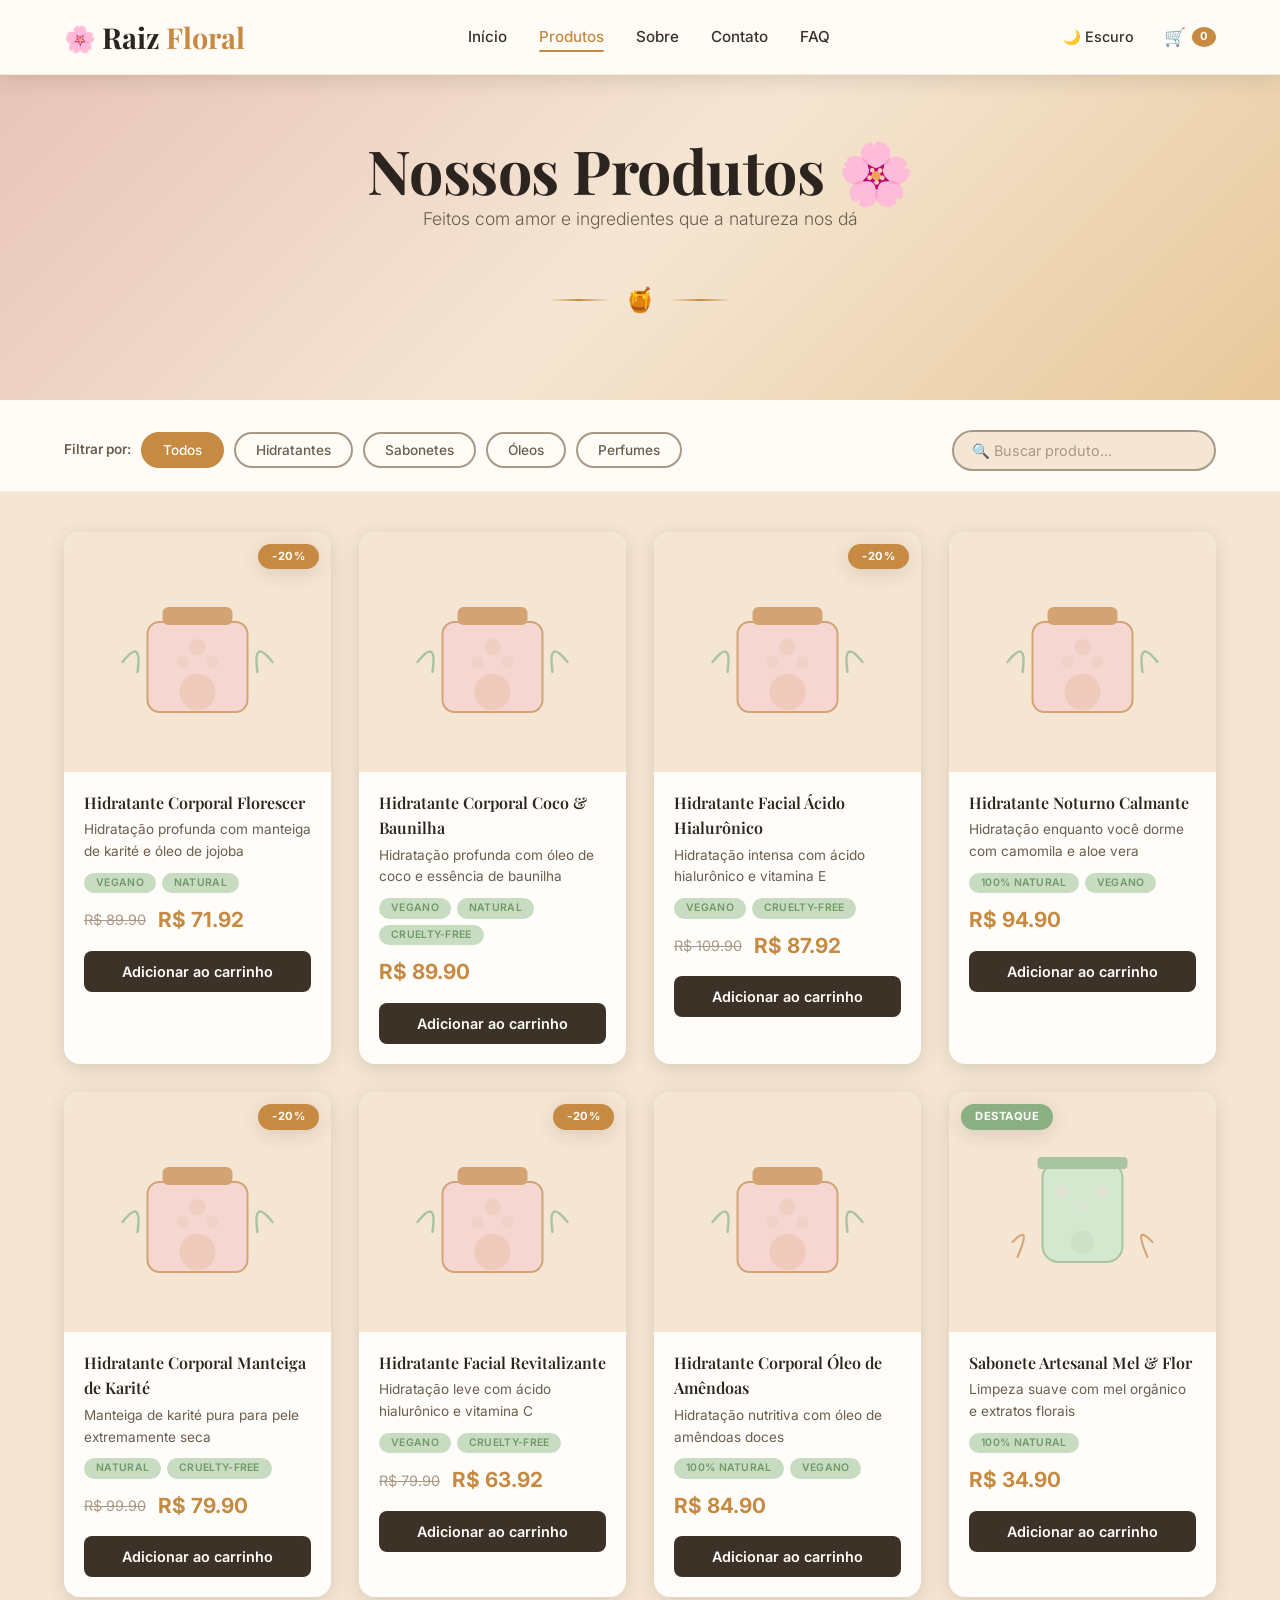
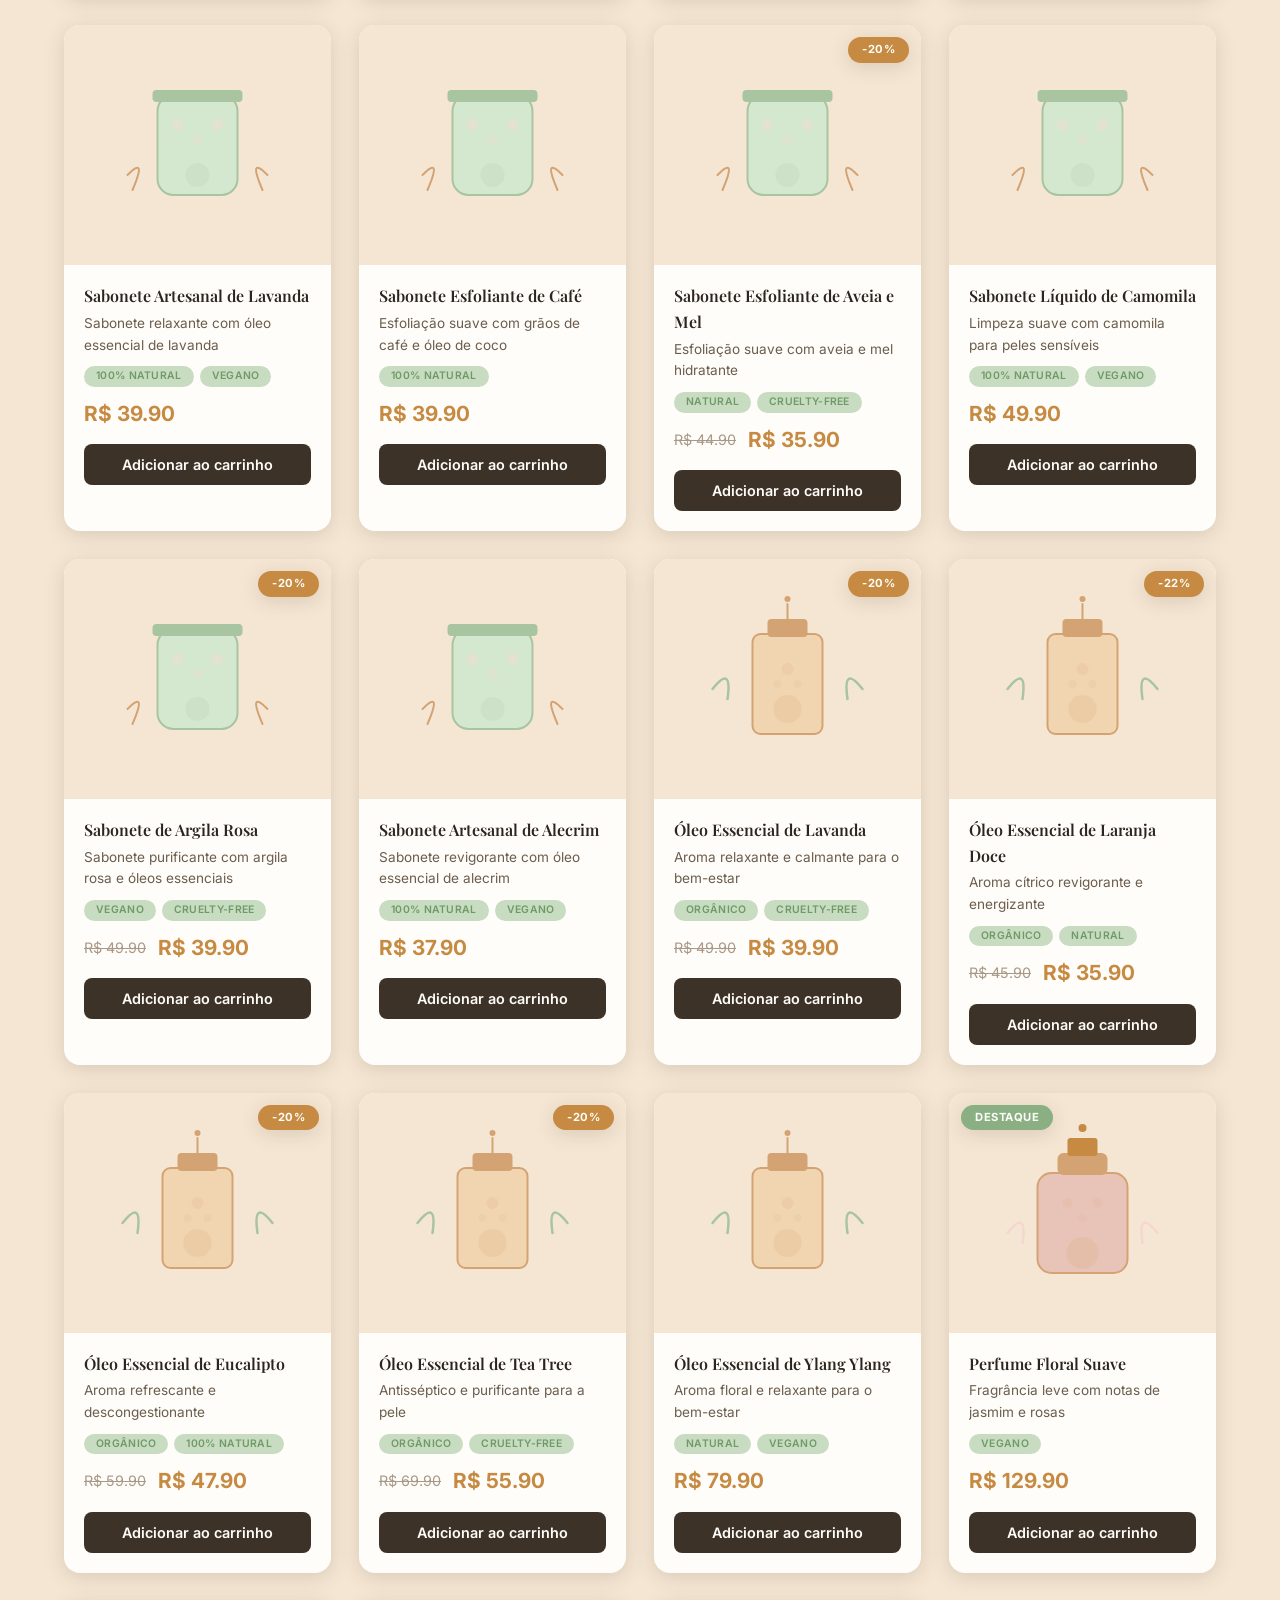
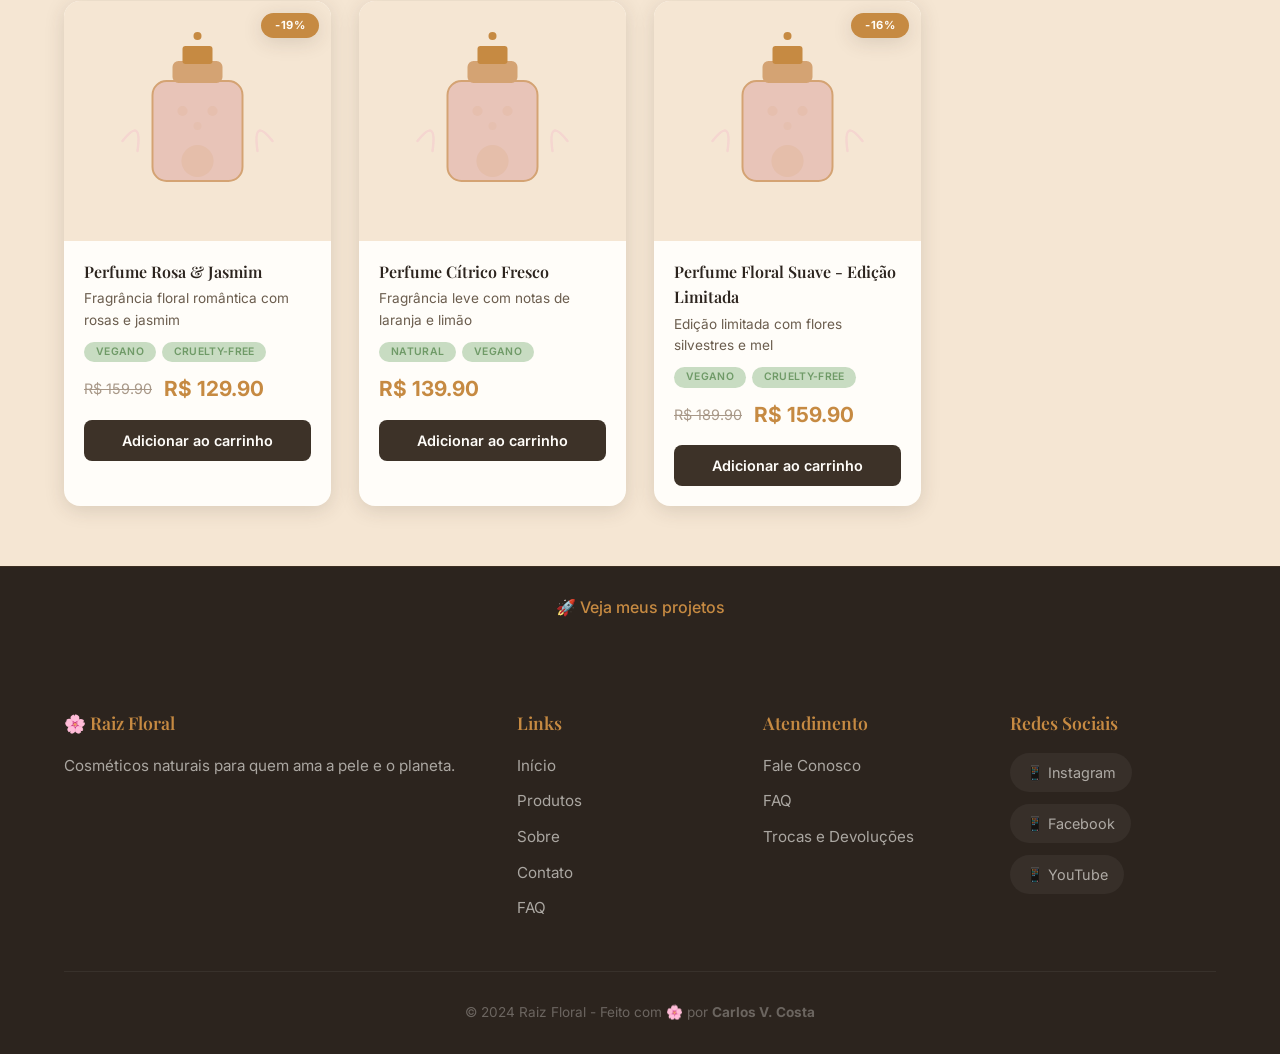
<file: produtos.html>
<!DOCTYPE html>
<html lang="pt-BR">
<head>
    <meta charset="UTF-8">
    <meta name="viewport" content="width=device-width, initial-scale=1.0">
    
    <!-- ===== TÍTULO ===== -->
    <title>Produtos | Raiz Floral 🌸</title>
    
    <!-- ===== SEO BÁSICO ===== -->
    <meta name="description" content="Confira nossa linha completa de cosméticos naturais. Hidratantes, sabonetes artesanais, óleos essenciais e perfumes veganos e cruelty-free.">
    <meta name="keywords" content="produtos naturais, hidratantes veganos, sabonetes artesanais, óleos essenciais, perfumes naturais, skincare, beleza sustentável">
    <meta name="author" content="Raiz Floral">
    <meta name="robots" content="index, follow">
    
    <!-- ===== OPEN GRAPH ===== -->
    <meta property="og:title" content="Produtos | Raiz Floral 🌸">
    <meta property="og:description" content="Confira nossa linha completa de cosméticos naturais. Hidratantes, sabonetes artesanais, óleos essenciais e perfumes veganos.">
    <meta property="og:type" content="website">
    <meta property="og:url" content="https://carlos-v-costa.github.io/raiz-floral/produtos.html">
    <meta property="og:image" content="https://carlos-v-costa.github.io/raiz-floral/img/og-image.jpg">
    <meta property="og:image:width" content="1200">
    <meta property="og:image:height" content="630">
    <meta property="og:site_name" content="Raiz Floral">
    <meta property="og:locale" content="pt_BR">
    
    <!-- ===== TWITTER CARDS ===== -->
    <meta name="twitter:card" content="summary_large_image">
    <meta name="twitter:title" content="Produtos | Raiz Floral 🌸">
    <meta name="twitter:description" content="Confira nossa linha completa de cosméticos naturais. Hidratantes, sabonetes artesanais, óleos essenciais e perfumes veganos.">
    <meta name="twitter:image" content="https://carlos-v-costa.github.io/raiz-floral/img/og-image.jpg">
    
    <!-- ===== FAVICON ===== -->
    <link rel="icon" type="image/svg+xml" href="data:image/svg+xml,<svg xmlns='http://www.w3.org/2000/svg' viewBox='0 0 100 100'><text y='.9em' font-size='90'>🌸</text></svg>">
    <link rel="apple-touch-icon" href="data:image/svg+xml,<svg xmlns='http://www.w3.org/2000/svg' viewBox='0 0 100 100'><text y='.9em' font-size='90'>🌸</text></svg>">
    
    <!-- ===== Google Fonts ===== -->
    <link href="https://fonts.googleapis.com/css2?family=Playfair+Display:wght@400;600;700&family=Inter:wght@300;400;500;600;700&display=swap" rel="stylesheet">
    
    <!-- ===== CSS Principal ===== -->
    <link rel="stylesheet" href="style.css">
    
    <!-- ===== CANONICAL ===== -->
    <link rel="canonical" href="https://carlos-v-costa.github.io/raiz-floral/produtos.html">
</head>
<body>

    <!-- ============================================================
    CABEÇALHO
    ============================================================ -->
<header class="cabecalho">
    <div class="container">
        <a href="index.html" class="logo">
            <span class="icone">🌸</span>
            <span class="texto-escuro">Raiz</span>
            <span class="texto">Floral</span>
        </a>

        <nav class="menu">
    <button class="menu-toggle" id="menuToggle" aria-label="Abrir menu">☰</button>
    <ul id="menuList">
        <li><a href="index.html">Início</a></li>
        <li><a href="produtos.html" class="ativo">Produtos</a></li>
        <li><a href="sobre.html">Sobre</a></li>
        <li><a href="contato.html">Contato</a></li>
        <li><a href="faq.html">FAQ</a></li>
    </ul>
</nav>

        <div class="acoes-cabecalho">
            <button id="btnDarkMode" class="btn-dark-mode" aria-label="Alternar modo escuro">
                🌙 Escuro
            </button>
            <a href="carrinho.html" class="link-carrinho">
                🛒
                <span class="contador-carrinho" id="contadorCarrinho">0</span>
            </a>
        </div>
    </div>
</header>

    <!-- ============================================================
    BANNER DA PÁGINA
    ============================================================ -->
    <section class="banner-pagina">
        <div class="container">
            <h1>Nossos Produtos 🌸</h1>
            <p class="subtitulo-secao">
                Feitos com amor e ingredientes que a natureza nos dá
            </p>
            <div class="linha-decorativa">
                <span class="flor">🍯</span>
            </div>
        </div>
    </section>

    <!-- ============================================================
    FILTROS E BUSCA
    ============================================================ -->
    <section class="filtros" id="filtros">
        <div class="container">
            <div class="filtros-grupo">
                <label>Filtrar por:</label>
                <button class="filtro-botao ativo" data-filtro="todos">Todos</button>
                <button class="filtro-botao" data-filtro="hidratantes">Hidratantes</button>
                <button class="filtro-botao" data-filtro="sabonetes">Sabonetes</button>
                <button class="filtro-botao" data-filtro="oleos">Óleos</button>
                <button class="filtro-botao" data-filtro="perfumes">Perfumes</button>
            </div>

            <div class="busca-container">
                <input type="text" id="buscaProduto" placeholder="🔍 Buscar produto...">
            </div>
        </div>
    </section>

    <!-- ============================================================
    GRADE DE PRODUTOS
    ============================================================ -->
    <section class="produtos-pagina">
        <div class="container">
            <div class="grade-produtos" id="gradeProdutos">
                <!-- Produtos serão inseridos pelo JavaScript -->
            </div>
        </div>
    </section>

    <!-- ============================================================
    🚀 VEJA MEUS PROJETOS
    ============================================================ -->
    <div class="voltar-portfolio">
        <div class="container">
            <a href="https://carlos-v-costa.github.io/meuportifolio/" class="botao-voltar">
                🚀 Veja meus projetos
            </a>
        </div>
    </div>

    <!-- ============================================================
    RODAPÉ
    ============================================================ -->
    <footer class="rodape">
    <div class="container">
        <div class="grade-rodape">
            <div class="coluna-rodape">
                <h4>🌸 Raiz Floral</h4>
                <p>Cosméticos naturais para quem ama a pele e o planeta.</p>
            </div>
            <div class="coluna-rodape">
                <h4>Links</h4>
                <ul>
                    <li><a href="index.html">Início</a></li>
                    <li><a href="produtos.html">Produtos</a></li>
                    <li><a href="sobre.html">Sobre</a></li>
                    <li><a href="contato.html">Contato</a></li>
                    <li><a href="faq.html">FAQ</a></li>
                </ul>
            </div>
            <div class="coluna-rodape">
                <h4>Atendimento</h4>
                <ul>
                    <li><a href="contato.html">Fale Conosco</a></li>
                    <li><a href="faq.html">FAQ</a></li>
                    <li><a href="#">Trocas e Devoluções</a></li>
                </ul>
            </div>
            <div class="coluna-rodape">
                <h4>Redes Sociais</h4>
                <div class="redes-sociais">
                    <a href="#">📱 Instagram</a>
                    <a href="#">📱 Facebook</a>
                    <a href="#">📱 YouTube</a>
                </div>
            </div>
        </div>
        <div class="rodape-inferior">
            <p>© 2024 Raiz Floral - Feito com <span class="coracao">🌸</span> por <strong>Carlos V. Costa</strong></p>
        </div>
    </div>
</footer>

    <!-- ============================================================
    SCRIPTS
    ============================================================ -->
    <script>
        // ============================================================
        // SVG ILUSTRAÇÕES DO FLATICON
        // ============================================================
        const svgHidratante = `<svg viewBox="0 0 200 200" xmlns="http://www.w3.org/2000/svg">
            <rect x="50" y="70" width="100" height="90" rx="12" fill="#F5D6D0" stroke="#D4A373" stroke-width="2"/>
            <rect x="65" y="55" width="70" height="18" rx="6" fill="#D4A373"/>
            <circle cx="100" cy="140" r="18" fill="#D4A373" opacity="0.25"/>
            <path d="M25 110 Q45 85 40 120" stroke="#A8C4A0" stroke-width="2.5" fill="none" stroke-linecap="round"/>
            <path d="M175 110 Q155 85 160 120" stroke="#A8C4A0" stroke-width="2.5" fill="none" stroke-linecap="round"/>
            <circle cx="100" cy="95" r="8" fill="#D4A373" opacity="0.15"/>
            <circle cx="85" cy="110" r="6" fill="#D4A373" opacity="0.12"/>
            <circle cx="115" cy="110" r="6" fill="#D4A373" opacity="0.12"/>
        </svg>`;

        const svgSabonete = `<svg viewBox="0 0 200 200" xmlns="http://www.w3.org/2000/svg">
            <rect x="60" y="50" width="80" height="100" rx="16" fill="#D4E8D0" stroke="#A8C4A0" stroke-width="2"/>
            <rect x="55" y="45" width="90" height="12" rx="4" fill="#A8C4A0"/>
            <circle cx="100" cy="130" r="12" fill="#A8C4A0" opacity="0.2"/>
            <circle cx="80" cy="80" r="6" fill="#F5D6D0" opacity="0.4"/>
            <circle cx="120" cy="80" r="6" fill="#F5D6D0" opacity="0.4"/>
            <circle cx="100" cy="95" r="5" fill="#F5D6D0" opacity="0.3"/>
            <path d="M30 130 Q50 110 35 145" stroke="#D4A373" stroke-width="2" fill="none" stroke-linecap="round"/>
            <path d="M170 130 Q150 110 165 145" stroke="#D4A373" stroke-width="2" fill="none" stroke-linecap="round"/>
        </svg>`;

        const svgOleo = `<svg viewBox="0 0 200 200" xmlns="http://www.w3.org/2000/svg">
            <rect x="65" y="55" width="70" height="100" rx="8" fill="#F0D5B0" stroke="#D4A373" stroke-width="2"/>
            <rect x="80" y="40" width="40" height="18" rx="4" fill="#D4A373"/>
            <circle cx="100" cy="130" r="14" fill="#D4A373" opacity="0.2"/>
            <circle cx="100" cy="90" r="6" fill="#D4A373" opacity="0.15"/>
            <circle cx="90" cy="105" r="4" fill="#D4A373" opacity="0.12"/>
            <circle cx="110" cy="105" r="4" fill="#D4A373" opacity="0.12"/>
            <path d="M25 110 Q45 85 40 120" stroke="#A8C4A0" stroke-width="2.5" fill="none" stroke-linecap="round"/>
            <path d="M175 110 Q155 85 160 120" stroke="#A8C4A0" stroke-width="2.5" fill="none" stroke-linecap="round"/>
            <path d="M100 40 L100 25" stroke="#D4A373" stroke-width="2" stroke-linecap="round"/>
            <circle cx="100" cy="20" r="3" fill="#D4A373"/>
        </svg>`;

        const svgPerfume = `<svg viewBox="0 0 200 200" xmlns="http://www.w3.org/2000/svg">
            <rect x="55" y="60" width="90" height="100" rx="14" fill="#E8C4B8" stroke="#D4A373" stroke-width="2"/>
            <rect x="75" y="40" width="50" height="22" rx="6" fill="#D4A373"/>
            <rect x="85" y="25" width="30" height="18" rx="3" fill="#C68A42"/>
            <circle cx="100" cy="140" r="16" fill="#D4A373" opacity="0.2"/>
            <circle cx="85" cy="90" r="5" fill="#D4A373" opacity="0.15"/>
            <circle cx="115" cy="90" r="5" fill="#D4A373" opacity="0.15"/>
            <circle cx="100" cy="105" r="4" fill="#D4A373" opacity="0.12"/>
            <path d="M25 120 Q45 95 40 130" stroke="#F5D6D0" stroke-width="2.5" fill="none" stroke-linecap="round"/>
            <path d="M175 120 Q155 95 160 130" stroke="#F5D6D0" stroke-width="2.5" fill="none" stroke-linecap="round"/>
            <circle cx="100" cy="15" r="4" fill="#C68A42"/>
        </svg>`;

        // ============================================================
        // PRODUTOS - Catálogo COMPLETO (23 produtos)
        // ============================================================
        const produtos = [
            // ===== HIDRATANTES (7) =====
            {
                id: 1,
                nome: "Hidratante Corporal Florescer",
                descricao: "Hidratação profunda com manteiga de karité e óleo de jojoba",
                preco: 89.90,
                precoPromocional: 71.92,
                imagem: svgHidratante,
                selos: ["Vegano", "Natural"],
                categoria: "hidratantes",
                destaque: true
            },
            {
                id: 2,
                nome: "Hidratante Corporal Coco & Baunilha",
                descricao: "Hidratação profunda com óleo de coco e essência de baunilha",
                preco: 89.90,
                precoPromocional: null,
                imagem: svgHidratante,
                selos: ["Vegano", "Natural", "Cruelty-Free"],
                categoria: "hidratantes",
                destaque: false
            },
            {
                id: 3,
                nome: "Hidratante Facial Ácido Hialurônico",
                descricao: "Hidratação intensa com ácido hialurônico e vitamina E",
                preco: 109.90,
                precoPromocional: 87.92,
                imagem: svgHidratante,
                selos: ["Vegano", "Cruelty-Free"],
                categoria: "hidratantes",
                destaque: false
            },
            {
                id: 4,
                nome: "Hidratante Noturno Calmante",
                descricao: "Hidratação enquanto você dorme com camomila e aloe vera",
                preco: 94.90,
                precoPromocional: null,
                imagem: svgHidratante,
                selos: ["100% Natural", "Vegano"],
                categoria: "hidratantes",
                destaque: false
            },
            {
                id: 5,
                nome: "Hidratante Corporal Manteiga de Karité",
                descricao: "Manteiga de karité pura para pele extremamente seca",
                preco: 99.90,
                precoPromocional: 79.90,
                imagem: svgHidratante,
                selos: ["Natural", "Cruelty-Free"],
                categoria: "hidratantes",
                destaque: false
            },
            {
                id: 6,
                nome: "Hidratante Facial Revitalizante",
                descricao: "Hidratação leve com ácido hialurônico e vitamina C",
                preco: 79.90,
                precoPromocional: 63.92,
                imagem: svgHidratante,
                selos: ["Vegano", "Cruelty-Free"],
                categoria: "hidratantes",
                destaque: false
            },
            {
                id: 7,
                nome: "Hidratante Corporal Óleo de Amêndoas",
                descricao: "Hidratação nutritiva com óleo de amêndoas doces",
                preco: 84.90,
                precoPromocional: null,
                imagem: svgHidratante,
                selos: ["100% Natural", "Vegano"],
                categoria: "hidratantes",
                destaque: false
            },

            // ===== SABONETES (7) =====
            {
                id: 8,
                nome: "Sabonete Artesanal Mel & Flor",
                descricao: "Limpeza suave com mel orgânico e extratos florais",
                preco: 34.90,
                precoPromocional: null,
                imagem: svgSabonete,
                selos: ["100% Natural"],
                categoria: "sabonetes",
                destaque: true
            },
            {
                id: 9,
                nome: "Sabonete Artesanal de Lavanda",
                descricao: "Sabonete relaxante com óleo essencial de lavanda",
                preco: 39.90,
                precoPromocional: null,
                imagem: svgSabonete,
                selos: ["100% Natural", "Vegano"],
                categoria: "sabonetes",
                destaque: false
            },
            {
                id: 10,
                nome: "Sabonete Esfoliante de Café",
                descricao: "Esfoliação suave com grãos de café e óleo de coco",
                preco: 39.90,
                precoPromocional: null,
                imagem: svgSabonete,
                selos: ["100% Natural"],
                categoria: "sabonetes",
                destaque: false
            },
            {
                id: 11,
                nome: "Sabonete Esfoliante de Aveia e Mel",
                descricao: "Esfoliação suave com aveia e mel hidratante",
                preco: 44.90,
                precoPromocional: 35.90,
                imagem: svgSabonete,
                selos: ["Natural", "Cruelty-Free"],
                categoria: "sabonetes",
                destaque: false
            },
            {
                id: 12,
                nome: "Sabonete Líquido de Camomila",
                descricao: "Limpeza suave com camomila para peles sensíveis",
                preco: 49.90,
                precoPromocional: null,
                imagem: svgSabonete,
                selos: ["100% Natural", "Vegano"],
                categoria: "sabonetes",
                destaque: false
            },
            {
                id: 13,
                nome: "Sabonete de Argila Rosa",
                descricao: "Sabonete purificante com argila rosa e óleos essenciais",
                preco: 49.90,
                precoPromocional: 39.90,
                imagem: svgSabonete,
                selos: ["Vegano", "Cruelty-Free"],
                categoria: "sabonetes",
                destaque: false
            },
            {
                id: 14,
                nome: "Sabonete Artesanal de Alecrim",
                descricao: "Sabonete revigorante com óleo essencial de alecrim",
                preco: 37.90,
                precoPromocional: null,
                imagem: svgSabonete,
                selos: ["100% Natural", "Vegano"],
                categoria: "sabonetes",
                destaque: false
            },

            // ===== ÓLEOS ESSENCIAIS (5) =====
            {
                id: 15,
                nome: "Óleo Essencial de Lavanda",
                descricao: "Aroma relaxante e calmante para o bem-estar",
                preco: 49.90,
                precoPromocional: 39.90,
                imagem: svgOleo,
                selos: ["Orgânico", "Cruelty-Free"],
                categoria: "oleos",
                destaque: true
            },
            {
                id: 16,
                nome: "Óleo Essencial de Laranja Doce",
                descricao: "Aroma cítrico revigorante e energizante",
                preco: 45.90,
                precoPromocional: 35.90,
                imagem: svgOleo,
                selos: ["Orgânico", "Natural"],
                categoria: "oleos",
                destaque: false
            },
            {
                id: 17,
                nome: "Óleo Essencial de Eucalipto",
                descricao: "Aroma refrescante e descongestionante",
                preco: 59.90,
                precoPromocional: 47.90,
                imagem: svgOleo,
                selos: ["Orgânico", "100% Natural"],
                categoria: "oleos",
                destaque: false
            },
            {
                id: 18,
                nome: "Óleo Essencial de Tea Tree",
                descricao: "Antisséptico e purificante para a pele",
                preco: 69.90,
                precoPromocional: 55.90,
                imagem: svgOleo,
                selos: ["Orgânico", "Cruelty-Free"],
                categoria: "oleos",
                destaque: false
            },
            {
                id: 19,
                nome: "Óleo Essencial de Ylang Ylang",
                descricao: "Aroma floral e relaxante para o bem-estar",
                preco: 79.90,
                precoPromocional: null,
                imagem: svgOleo,
                selos: ["Natural", "Vegano"],
                categoria: "oleos",
                destaque: false
            },

            // ===== PERFUMES (4) =====
            {
                id: 20,
                nome: "Perfume Floral Suave",
                descricao: "Fragrância leve com notas de jasmim e rosas",
                preco: 129.90,
                precoPromocional: null,
                imagem: svgPerfume,
                selos: ["Vegano"],
                categoria: "perfumes",
                destaque: true
            },
            {
                id: 21,
                nome: "Perfume Rosa & Jasmim",
                descricao: "Fragrância floral romântica com rosas e jasmim",
                preco: 159.90,
                precoPromocional: 129.90,
                imagem: svgPerfume,
                selos: ["Vegano", "Cruelty-Free"],
                categoria: "perfumes",
                destaque: false
            },
            {
                id: 22,
                nome: "Perfume Cítrico Fresco",
                descricao: "Fragrância leve com notas de laranja e limão",
                preco: 139.90,
                precoPromocional: null,
                imagem: svgPerfume,
                selos: ["Natural", "Vegano"],
                categoria: "perfumes",
                destaque: false
            },
            {
                id: 23,
                nome: "Perfume Floral Suave - Edição Limitada",
                descricao: "Edição limitada com flores silvestres e mel",
                preco: 189.90,
                precoPromocional: 159.90,
                imagem: svgPerfume,
                selos: ["Vegano", "Cruelty-Free"],
                categoria: "perfumes",
                destaque: true
            }
        ];

        // Expor para o script.js global
        window.listaProdutos = produtos;

        // ============================================================
        // RENDERIZAR PRODUTOS (Específico do produtos.html)
        // ============================================================
        let filtroAtual = 'todos';
        let buscaAtual = '';

        function renderizarProdutos() {
            const container = document.getElementById('gradeProdutos');
            if (!container) return;

            // Filtrar produtos
            let produtosFiltrados = produtos;

            if (filtroAtual !== 'todos') {
                produtosFiltrados = produtosFiltrados.filter(p => p.categoria === filtroAtual);
            }

            if (buscaAtual.trim() !== '') {
                const termo = buscaAtual.toLowerCase().trim();
                produtosFiltrados = produtosFiltrados.filter(p =>
                    p.nome.toLowerCase().includes(termo) ||
                    p.descricao.toLowerCase().includes(termo) ||
                    p.selos.some(s => s.toLowerCase().includes(termo))
                );
            }

            container.innerHTML = '';

            if (produtosFiltrados.length === 0) {
                container.innerHTML = `
                        <div class="sem-resultados">
                            <span class="icone">🔍</span>
                            <h3>Nenhum produto encontrado</h3>
                            <p>Tente ajustar os filtros ou a busca</p>
                        </div>
                    `;
                return;
            }

            produtosFiltrados.forEach(produto => {
                const temPromocao = produto.precoPromocional && produto.precoPromocional < produto.preco;
                const desconto = temPromocao ?
                    Math.round((1 - produto.precoPromocional / produto.preco) * 100) :
                    0;

                const card = document.createElement('div');
                card.className = 'card-produto';
                card.style.animation = 'fadeInUp 0.6s ease forwards';
                card.dataset.categoria = produto.categoria;

                card.innerHTML = `
                        <div class="imagem" style="display:flex;align-items:center;justify-content:center;background:var(--rosa-claro);padding:20px;">
                            ${produto.imagem}
                            ${temPromocao ? `<span class="selo-oferta">-${desconto}%</span>` : ''}
                            ${produto.destaque && !temPromocao ? `<span class="selo-novo">Destaque</span>` : ''}
                        </div>
                        <div class="info">
                            <h3>${produto.nome}</h3>
                            <p class="descricao">${produto.descricao}</p>
                            <div class="selos">
                                ${produto.selos.map(selo =>
                                    `<span class="selo">${selo}</span>`
                                ).join('')}
                            </div>
                            <div class="preco-area">
                                ${temPromocao ? `
                                    <span class="preco-antigo">R$ ${produto.preco.toFixed(2)}</span>
                                    <span class="preco-atual">R$ ${produto.precoPromocional.toFixed(2)}</span>
                                ` : `
                                    <span class="preco-atual">R$ ${produto.preco.toFixed(2)}</span>
                                `}
                            </div>
                            <button class="btn-comprar" data-id="${produto.id}">
                                Adicionar ao carrinho
                            </button>
                        </div>
                    `;

                container.appendChild(card);
            });

            document.querySelectorAll('.btn-comprar').forEach(btn => {
                btn.addEventListener('click', function(e) {
                    e.stopPropagation();
                    const id = parseInt(this.dataset.id);
                    adicionarAoCarrinho(id);
                });
            });
        }

        // ============================================================
        // FILTROS E BUSCA
        // ============================================================
        function initFiltros() {
            const botoes = document.querySelectorAll('.filtro-botao');
            botoes.forEach(btn => {
                btn.addEventListener('click', function() {
                    botoes.forEach(b => b.classList.remove('ativo'));
                    this.classList.add('ativo');
                    filtroAtual = this.dataset.filtro;
                    renderizarProdutos();
                });
            });
        }

        function initBusca() {
            const input = document.getElementById('buscaProduto');
            if (input) {
                input.addEventListener('input', function() {
                    buscaAtual = this.value;
                    renderizarProdutos();
                });
            }
        }

        // ============================================================
        // INICIALIZAR
        // ============================================================
        document.addEventListener('DOMContentLoaded', function() {
            renderizarProdutos();
            initFiltros();
            initBusca();
        });

        // Adicionar animação CSS
        const style = document.createElement('style');
        style.textContent = `
                @keyframes fadeInUp {
                    from {
                        opacity: 0;
                        transform: translateY(30px);
                    }
                    to {
                        opacity: 1;
                        transform: translateY(0);
                    }
                }
                .card-produto:nth-child(1) { animation-delay: 0.05s; }
                .card-produto:nth-child(2) { animation-delay: 0.1s; }
                .card-produto:nth-child(3) { animation-delay: 0.15s; }
                .card-produto:nth-child(4) { animation-delay: 0.2s; }
                .card-produto:nth-child(5) { animation-delay: 0.25s; }
                .card-produto:nth-child(6) { animation-delay: 0.3s; }
                .card-produto:nth-child(7) { animation-delay: 0.35s; }
                .card-produto:nth-child(8) { animation-delay: 0.4s; }
            `;
        document.head.appendChild(style);
    </script>

    <!-- Carregar scripts globais -->
    <script src="script.js"></script>

</body>
</html>
</file>
<file: style.css>
/* ============================================================
   RESET E BASE
   ============================================================ */
* {
    margin: 0;
    padding: 0;
    box-sizing: border-box;
}

html {
    scroll-behavior: smooth;
}

body {
    font-family: 'Inter', sans-serif;
    background: #F5E6D3;
    color: #3D3228;
    line-height: 1.6;
    -webkit-font-smoothing: antialiased;
    -moz-osx-font-smoothing: grayscale;
    overflow-x: hidden;
}

img {
    max-width: 100%;
    display: block;
}

a {
    text-decoration: none;
    color: inherit;
}

ul {
    list-style: none;
}

/* ============================================================
   VARIÁVEIS
   ============================================================ */
:root {
    --dourado: #C68A42;
    --dourado-claro: #E8C89A;
    --dourado-escuro: #B07A35;
    --rosa: #E8C4B8;
    --rosa-claro: #F5E6D3;
    --rosa-escuro: #D4A89A;
    --verde: #8AAF82;
    --verde-claro: #C8DCC2;
    --verde-escuro: #6F9A67;
    --marrom: #3D3228;
    --marrom-claro: #6B5D4E;
    --cinza: #6B5D4E;
    --cinza-claro: #A89888;
    --branco: #FFFDF9;
    --preto: #2C241E;
    --vermelho: #D45A4A;

    --sombra-suave: 0 4px 20px rgba(61, 50, 40, 0.15);
    --sombra-media: 0 8px 30px rgba(61, 50, 40, 0.2);
    --sombra-forte: 0 12px 40px rgba(61, 50, 40, 0.3);
    --sombra-dourada: 0 4px 20px rgba(198, 138, 66, 0.35);

    --borda-pequena: 8px;
    --borda-media: 16px;
    --borda-grande: 24px;
    --borda-arredondada: 50px;

    --transicao: all 0.3s cubic-bezier(0.4, 0, 0.2, 1);
    --transicao-lenta: all 0.6s cubic-bezier(0.4, 0, 0.2, 1);

    --gradiente-dourado: linear-gradient(135deg, #C68A42, #B07A35);
    --gradiente-rosa: linear-gradient(135deg, #E8C4B8, #F5E6D3);
    --gradiente-verde: linear-gradient(135deg, #8AAF82, #C8DCC2);
    --gradiente-hero: linear-gradient(135deg, #E8C4B8 0%, #F5E6D3 50%, #E8C89A 100%);
}

/* ============================================================
   CONTAINER
   ============================================================ */
.container {
    max-width: 1200px;
    margin: 0 auto;
    padding: 0 24px;
}

/* ============================================================
   TIPOGRAFIA
   ============================================================ */
h1, h2, h3, h4 {
    font-family: 'Playfair Display', serif;
    color: #2C241E;
}

h1 {
    font-size: 3.8rem;
    font-weight: 700;
    line-height: 1.15;
    letter-spacing: -0.5px;
}

h2 {
    font-size: 2.6rem;
    font-weight: 700;
    text-align: center;
    margin-bottom: 12px;
    letter-spacing: -0.3px;
}

h3 {
    font-size: 1.3rem;
    font-weight: 600;
}

h4 {
    font-size: 1.1rem;
    font-weight: 600;
}

.subtitulo-secao {
    font-family: 'Inter', sans-serif;
    font-size: 1.1rem;
    font-weight: 300;
    color: #6B5D4E;
    text-align: center;
    margin-bottom: 48px;
}

.texto-corpo {
    font-family: 'Inter', sans-serif;
    font-size: 1rem;
    font-weight: 400;
    color: #3D3228;
    line-height: 1.8;
}

.texto-claro {
    color: #6B5D4E;
    font-weight: 300;
}

.destaque-dourado {
    color: #C68A42;
    font-weight: 600;
}

/* ============================================================
   BOTÕES
   ============================================================ */
.botao-primario {
    display: inline-flex;
    align-items: center;
    gap: 10px;
    background: var(--gradiente-dourado);
    color: var(--branco);
    padding: 16px 36px;
    border-radius: var(--borda-arredondada);
    font-weight: 600;
    font-size: 1rem;
    border: none;
    cursor: pointer;
    transition: var(--transicao);
    box-shadow: var(--sombra-dourada);
    text-decoration: none;
    position: relative;
    overflow: hidden;
    font-family: 'Inter', sans-serif;
}

.botao-primario::after {
    content: '';
    position: absolute;
    top: 50%;
    left: 50%;
    width: 0;
    height: 0;
    background: rgba(255, 255, 255, 0.2);
    border-radius: 50%;
    transform: translate(-50%, -50%);
    transition: width 0.6s, height 0.6s;
}

.botao-primario:hover::after {
    width: 300px;
    height: 300px;
}

.botao-primario:hover {
    transform: translateY(-3px);
    box-shadow: 0 8px 30px rgba(198, 138, 66, 0.45);
}

.botao-primario:active {
    transform: translateY(0);
}

.botao-primario:disabled {
    opacity: 0.5;
    cursor: not-allowed;
    transform: none;
}

.botao-primario:disabled:hover {
    transform: none;
    box-shadow: var(--sombra-dourada);
}

.botao-secundario {
    display: inline-flex;
    align-items: center;
    gap: 10px;
    background: transparent;
    color: #3D3228;
    padding: 14px 32px;
    border-radius: var(--borda-arredondada);
    border: 2px solid #C68A42;
    font-weight: 600;
    font-size: 1rem;
    cursor: pointer;
    transition: var(--transicao);
    text-decoration: none;
    font-family: 'Inter', sans-serif;
}

.botao-secundario:hover {
    background: #C68A42;
    color: var(--branco);
    transform: translateY(-3px);
    box-shadow: var(--sombra-dourada);
}

.botao-voltar {
    display: inline-flex;
    align-items: center;
    gap: 8px;
    color: #C68A42;
    font-weight: 600;
    text-decoration: none;
    transition: var(--transicao);
    padding: 8px 16px;
    border-radius: var(--borda-arredondada);
}

.botao-voltar:hover {
    color: #B07A35;
    transform: translateX(-5px);
    background: rgba(198, 138, 66, 0.1);
}

/* ============================================================
   LINHA DECORATIVA
   ============================================================ */
.linha-decorativa {
    display: flex;
    align-items: center;
    justify-content: center;
    gap: 16px;
    margin: 16px auto 40px;
}

.linha-decorativa::before,
.linha-decorativa::after {
    content: '';
    width: 60px;
    height: 2px;
    background: linear-gradient(90deg, transparent, #C68A42, transparent);
}

.linha-decorativa .flor {
    font-size: 1.5rem;
    color: #C68A42;
}

/* ============================================================
   ANIMAÇÕES
   ============================================================ */
@keyframes fadeInUp {
    from {
        opacity: 0;
        transform: translateY(40px);
    }
    to {
        opacity: 1;
        transform: translateY(0);
    }
}

@keyframes fadeIn {
    from {
        opacity: 0;
    }
    to {
        opacity: 1;
    }
}

@keyframes pulse {
    0%, 100% {
        transform: scale(1);
    }
    50% {
        transform: scale(1.05);
    }
}

@keyframes float {
    0%, 100% {
        transform: translateY(0);
    }
    50% {
        transform: translateY(-10px);
    }
}

/* ============================================================
   SCROLL REVEAL - ANIMAÇÕES
   ============================================================ */

/* Elementos começam invisíveis */
.reveal {
    opacity: 0;
    transform: translateY(40px);
    transition: opacity 0.8s cubic-bezier(0.4, 0, 0.2, 1),
                transform 0.8s cubic-bezier(0.4, 0, 0.2, 1);
}

/* Quando ficam visíveis */
.reveal.visivel {
    opacity: 1;
    transform: translateY(0);
}

/* Delay progressivo para cards em grade */
.reveal:nth-child(1) { transition-delay: 0.05s; }
.reveal:nth-child(2) { transition-delay: 0.10s; }
.reveal:nth-child(3) { transition-delay: 0.15s; }
.reveal:nth-child(4) { transition-delay: 0.20s; }
.reveal:nth-child(5) { transition-delay: 0.25s; }
.reveal:nth-child(6) { transition-delay: 0.30s; }
.reveal:nth-child(7) { transition-delay: 0.35s; }
.reveal:nth-child(8) { transition-delay: 0.40s; }

/* Efeito de escala para cards de produto */
.reveal-escala {
    opacity: 0;
    transform: scale(0.92);
    transition: opacity 0.6s cubic-bezier(0.4, 0, 0.2, 1),
                transform 0.6s cubic-bezier(0.4, 0, 0.2, 1);
}

.reveal-escala.visivel {
    opacity: 1;
    transform: scale(1);
}

/* Efeito de deslize lateral */
.reveal-esquerda {
    opacity: 0;
    transform: translateX(-50px);
    transition: opacity 0.7s cubic-bezier(0.4, 0, 0.2, 1),
                transform 0.7s cubic-bezier(0.4, 0, 0.2, 1);
}

.reveal-esquerda.visivel {
    opacity: 1;
    transform: translateX(0);
}

.reveal-direita {
    opacity: 0;
    transform: translateX(50px);
    transition: opacity 0.7s cubic-bezier(0.4, 0, 0.2, 1),
                transform 0.7s cubic-bezier(0.4, 0, 0.2, 1);
}

.reveal-direita.visivel {
    opacity: 1;
    transform: translateX(0);
}

/* ============================================================
   CABEÇALHO
   ============================================================ */
.cabecalho {
    background: rgba(255, 253, 249, 0.95);
    backdrop-filter: blur(12px);
    -webkit-backdrop-filter: blur(12px);
    box-shadow: var(--sombra-suave);
    padding: 14px 0;
    position: sticky;
    top: 0;
    z-index: 1000;
    border-bottom: 1px solid rgba(198, 138, 66, 0.15);
}

.cabecalho .container {
    display: flex;
    justify-content: space-between;
    align-items: center;
}

.logo {
    font-family: 'Playfair Display', serif;
    font-size: 1.8rem;
    font-weight: 700;
    display: flex;
    align-items: center;
    gap: 6px;
}

.logo .icone {
    font-size: 1.6rem;
}

.logo .texto {
    color: #C68A42;
}

.logo .texto-escuro {
    color: #2C241E;
}

/* Menu */
.menu {
    display: flex;
    align-items: center;
}

.menu ul {
    display: flex;
    gap: 32px;
}

.menu ul li a {
    color: #3D3228;
    font-weight: 500;
    font-size: 0.95rem;
    transition: var(--transicao);
    position: relative;
    padding: 4px 0;
}

.menu ul li a::after {
    content: '';
    position: absolute;
    bottom: -2px;
    left: 0;
    width: 0;
    height: 2px;
    background: #C68A42;
    transition: var(--transicao);
    border-radius: 2px;
}

.menu ul li a:hover {
    color: #C68A42;
}

.menu ul li a:hover::after {
    width: 100%;
}

.menu ul li a.ativo {
    color: #C68A42;
}

.menu ul li a.ativo::after {
    width: 100%;
}

/* Ações do cabeçalho */
.acoes-cabecalho {
    display: flex;
    align-items: center;
    gap: 20px;
}

.link-carrinho {
    display: flex;
    align-items: center;
    gap: 6px;
    font-weight: 600;
    color: #3D3228;
    transition: var(--transicao);
    font-size: 1.1rem;
}

.link-carrinho:hover {
    color: #C68A42;
}

.contador-carrinho {
    background: #C68A42;
    color: var(--branco);
    font-size: 0.7rem;
    font-weight: 700;
    padding: 1px 8px;
    border-radius: 50%;
    min-width: 20px;
    text-align: center;
    transition: var(--transicao);
}

.link-carrinho:hover .contador-carrinho {
    background: #B07A35;
    transform: scale(1.1);
}

/* Menu Mobile - Toggle */
.menu-toggle {
    display: none;
    background: none;
    border: none;
    font-size: 1.8rem;
    cursor: pointer;
    color: #3D3228;
    padding: 4px;
    transition: var(--transicao);
}

.menu-toggle:hover {
    color: #C68A42;
}

/* ============================================================
   BANNER HERO
   ============================================================ */
.hero {
    padding: 80px 0 60px;
    background: var(--gradiente-hero);
    position: relative;
    overflow: hidden;
}

.hero::before {
    content: '🌸';
    position: absolute;
    top: 10%;
    right: 5%;
    font-size: 8rem;
    opacity: 0.08;
    transform: rotate(15deg);
}

.hero::after {
    content: '🍯';
    position: absolute;
    bottom: 10%;
    left: 5%;
    font-size: 6rem;
    opacity: 0.06;
    transform: rotate(-10deg);
}

.hero .container {
    display: grid;
    grid-template-columns: 1fr 1fr;
    gap: 60px;
    align-items: center;
    position: relative;
    z-index: 1;
}

.hero-conteudo {
    animation: fadeInUp 0.8s ease forwards;
}

.hero-tag {
    display: inline-block;
    background: #C8DCC2;
    color: #6F9A67;
    padding: 6px 20px;
    border-radius: var(--borda-arredondada);
    font-size: 0.8rem;
    font-weight: 600;
    text-transform: uppercase;
    letter-spacing: 1px;
    margin-bottom: 20px;
}

.hero-conteudo h1 {
    margin-bottom: 16px;
}

.hero-conteudo h1 .destaque {
    color: #C68A42;
}

.hero-conteudo p {
    font-size: 1.15rem;
    color: #6B5D4E;
    margin-bottom: 32px;
    max-width: 90%;
    line-height: 1.8;
}

.hero-botoes {
    display: flex;
    gap: 16px;
    flex-wrap: wrap;
}

.hero-imagem {
    animation: fadeInUp 0.8s ease 0.2s forwards;
    opacity: 0;
}

.hero-imagem img {
    width: 100%;
    border-radius: var(--borda-grande);
    box-shadow: var(--sombra-forte);
    transition: var(--transicao-lenta);
}

.hero-imagem:hover img {
    transform: scale(1.02) rotate(-1deg);
}

/* ============================================================
   BANNER DAS PÁGINAS INTERNAS
   ============================================================ */
.banner-pagina {
    padding: 60px 0 40px;
    background: var(--gradiente-hero);
    text-align: center;
    position: relative;
    overflow: hidden;
}

.banner-pagina::before {
    position: absolute;
    top: 10%;
    right: 10%;
    font-size: 6rem;
    opacity: 0.06;
    transform: rotate(15deg);
}

.banner-pagina::after {
    position: absolute;
    bottom: 10%;
    left: 10%;
    font-size: 5rem;
    opacity: 0.06;
    transform: rotate(-10deg);
}

.banner-pagina h1 {
    position: relative;
    z-index: 1;
}

.banner-pagina p {
    color: #6B5D4E;
    font-size: 1.1rem;
    position: relative;
    z-index: 1;
}

/* ============================================================
   SELOS DE QUALIDADE
   ============================================================ */
.selos-qualidade {
    padding: 40px 0;
    background: var(--branco);
    border-bottom: 1px solid rgba(198, 138, 66, 0.12);
}

.grade-selos {
    display: grid;
    grid-template-columns: repeat(4, 1fr);
    gap: 30px;
}

.item-selo {
    display: flex;
    align-items: center;
    gap: 16px;
    padding: 16px 20px;
    border-radius: var(--borda-media);
    transition: var(--transicao);
    cursor: default;
}

.item-selo:hover {
    background: #F5E6D3;
    transform: translateY(-4px);
}

.item-selo .icone {
    font-size: 2rem;
    flex-shrink: 0;
    width: 50px;
    height: 50px;
    display: flex;
    align-items: center;
    justify-content: center;
    background: #F5E6D3;
    border-radius: 50%;
    transition: var(--transicao);
}

.item-selo:hover .icone {
    background: #E8C89A;
    transform: rotate(-5deg) scale(1.1);
}

.item-selo .info h4 {
    font-family: 'Inter', sans-serif;
    font-size: 0.95rem;
    font-weight: 600;
    margin-bottom: 2px;
    color: #2C241E;
}

.item-selo .info p {
    font-size: 0.85rem;
    color: #6B5D4E;
}

/* ============================================================
   CATEGORIAS
   ============================================================ */
.categorias {
    padding: 80px 0 60px;
    background: #F5E6D3;
}

.grade-categorias {
    display: grid;
    grid-template-columns: repeat(4, 1fr);
    gap: 24px;
}

.card-categoria {
    background: var(--branco);
    padding: 32px 20px 28px;
    border-radius: var(--borda-media);
    text-align: center;
    box-shadow: var(--sombra-suave);
    transition: var(--transicao);
    cursor: pointer;
    position: relative;
    overflow: hidden;
}

.card-categoria::before {
    content: '';
    position: absolute;
    top: 0;
    left: 0;
    right: 0;
    height: 4px;
    background: var(--gradiente-dourado);
    transform: scaleX(0);
    transition: var(--transicao);
}

.card-categoria:hover::before {
    transform: scaleX(1);
}

.card-categoria:hover {
    transform: translateY(-8px);
    box-shadow: var(--sombra-media);
}

.card-categoria .icone {
    font-size: 2.8rem;
    display: block;
    margin-bottom: 12px;
    transition: var(--transicao);
}

.card-categoria:hover .icone {
    transform: scale(1.15) rotate(-5deg);
}

.card-categoria h3 {
    font-family: 'Inter', sans-serif;
    font-size: 1rem;
    font-weight: 600;
    margin-bottom: 4px;
    color: #2C241E;
}

.card-categoria p {
    font-size: 0.85rem;
    color: #6B5D4E;
}

/* ============================================================
   PRODUTOS
   ============================================================ */
.destaques {
    padding: 80px 0 60px;
}

.produtos-pagina {
    padding: 40px 0 60px;
}

.grade-produtos {
    display: grid;
    grid-template-columns: repeat(4, 1fr);
    gap: 28px;
}

.card-produto {
    background: var(--branco);
    border-radius: var(--borda-media);
    overflow: hidden;
    box-shadow: var(--sombra-suave);
    transition: var(--transicao);
    position: relative;
}

.card-produto:hover {
    transform: translateY(-8px);
    box-shadow: var(--sombra-forte);
}

.card-produto .imagem {
    height: 240px;
    overflow: hidden;
    position: relative;
    background: #F5E6D3;
}

.card-produto .imagem img,
.card-produto .imagem svg {
    width: 100%;
    height: 100%;
    object-fit: cover;
    transition: var(--transicao-lenta);
}

.card-produto:hover .imagem img {
    transform: scale(1.08);
}

.card-produto .selo-oferta {
    position: absolute;
    top: 12px;
    right: 12px;
    background: #C68A42;
    color: var(--branco);
    padding: 4px 14px;
    border-radius: var(--borda-arredondada);
    font-size: 0.7rem;
    font-weight: 700;
    text-transform: uppercase;
    letter-spacing: 0.5px;
    box-shadow: var(--sombra-suave);
}

.card-produto .selo-novo {
    position: absolute;
    top: 12px;
    left: 12px;
    background: #8AAF82;
    color: var(--branco);
    padding: 4px 14px;
    border-radius: var(--borda-arredondada);
    font-size: 0.7rem;
    font-weight: 700;
    text-transform: uppercase;
    letter-spacing: 0.5px;
    box-shadow: var(--sombra-suave);
}

.card-produto .info {
    padding: 18px 20px 20px;
}

.card-produto .info h3 {
    font-size: 1rem;
    font-weight: 600;
    margin-bottom: 4px;
    transition: var(--transicao);
    color: #2C241E;
}

.card-produto:hover .info h3 {
    color: #C68A42;
}

.card-produto .info .descricao {
    font-size: 0.85rem;
    color: #6B5D4E;
    margin-bottom: 10px;
    display: -webkit-box;
    -webkit-line-clamp: 2;
    -webkit-box-orient: vertical;
    overflow: hidden;
}

.card-produto .selos {
    display: flex;
    gap: 6px;
    flex-wrap: wrap;
    margin-bottom: 10px;
}

.card-produto .selo {
    font-size: 0.65rem;
    font-weight: 600;
    text-transform: uppercase;
    letter-spacing: 0.3px;
    padding: 2px 12px;
    border-radius: var(--borda-arredondada);
    background: #C8DCC2;
    color: #6F9A67;
}

.card-produto .selo.vegano {
    background: #C8DCC2;
    color: #6F9A67;
}

.card-produto .selo.natural {
    background: #E8C89A;
    color: #B07A35;
}

.card-produto .selo.cruelty {
    background: #E8C4B8;
    color: #3D3228;
}

.card-produto .preco-area {
    display: flex;
    align-items: center;
    gap: 12px;
    margin-bottom: 14px;
}

.card-produto .preco-atual {
    font-size: 1.3rem;
    font-weight: 700;
    color: #C68A42;
}

.card-produto .preco-antigo {
    font-size: 0.9rem;
    color: #A89888;
    text-decoration: line-through;
}

.card-produto .btn-comprar {
    width: 100%;
    padding: 12px;
    background: #3D3228;
    color: var(--branco);
    border: none;
    border-radius: var(--borda-pequena);
    font-weight: 600;
    font-size: 0.9rem;
    cursor: pointer;
    transition: var(--transicao);
    font-family: 'Inter', sans-serif;
}

.card-produto .btn-comprar:hover {
    background: #C68A42;
    transform: scale(1.02);
}

.card-produto .btn-comprar.adicionado {
    background: #8AAF82;
}

/* ============================================================
   FILTROS E BUSCA
   ============================================================ */
.filtros {
    padding: 30px 0 20px;
    background: rgba(255, 253, 249, 0.95);
    border-bottom: 1px solid rgba(198, 138, 66, 0.12);
    position: sticky;
    top: 78px;
    z-index: 99;
    backdrop-filter: blur(8px);
}

.filtros .container {
    display: flex;
    flex-wrap: wrap;
    gap: 16px;
    align-items: center;
    justify-content: space-between;
}

.filtros-grupo {
    display: flex;
    flex-wrap: wrap;
    gap: 10px;
    align-items: center;
}

.filtros-grupo label {
    font-weight: 600;
    font-size: 0.85rem;
    color: #6B5D4E;
}

.filtro-botao {
    padding: 8px 20px;
    border: 2px solid #A89888;
    border-radius: var(--borda-arredondada);
    background: transparent;
    color: #6B5D4E;
    font-weight: 500;
    font-size: 0.85rem;
    cursor: pointer;
    transition: var(--transicao);
    font-family: 'Inter', sans-serif;
}

.filtro-botao:hover {
    border-color: #C68A42;
    color: #C68A42;
}

.filtro-botao.ativo {
    border-color: #C68A42;
    background: #C68A42;
    color: var(--branco);
}

.busca-container {
    display: flex;
    gap: 8px;
    align-items: center;
}

.busca-container input {
    padding: 10px 18px;
    border: 2px solid #A89888;
    border-radius: var(--borda-arredondada);
    font-size: 0.9rem;
    outline: none;
    transition: var(--transicao);
    font-family: 'Inter', sans-serif;
    min-width: 200px;
    background: #F5E6D3;
}

.busca-container input:focus {
    border-color: #C68A42;
    box-shadow: 0 0 0 4px rgba(198, 138, 66, 0.15);
}

.busca-container input::placeholder {
    color: #A89888;
}

/* ============================================================
   DEPOIMENTOS
   ============================================================ */
.depoimentos {
    padding: 80px 0;
    background: var(--gradiente-rosa);
    position: relative;
}

.depoimentos::before {
    content: '"';
    position: absolute;
    top: 20px;
    left: 50%;
    transform: translateX(-50%);
    font-size: 8rem;
    color: #C68A42;
    opacity: 0.08;
    font-family: 'Playfair Display', serif;
}

.grade-depoimentos {
    display: grid;
    grid-template-columns: repeat(3, 1fr);
    gap: 30px;
    position: relative;
    z-index: 1;
}

.card-depoimento {
    background: var(--branco);
    padding: 32px 28px;
    border-radius: var(--borda-media);
    box-shadow: var(--sombra-suave);
    transition: var(--transicao);
    position: relative;
}

.card-depoimento:hover {
    transform: translateY(-6px);
    box-shadow: var(--sombra-media);
}

.card-depoimento .aspas {
    font-size: 2.5rem;
    color: #C68A42;
    font-family: 'Playfair Display', serif;
    line-height: 1;
    margin-bottom: 8px;
    display: block;
}

.card-depoimento p {
    font-style: italic;
    color: #3D3228;
    font-size: 1.05rem;
    line-height: 1.7;
    margin-bottom: 16px;
}

.card-depoimento .cliente {
    display: flex;
    align-items: center;
    gap: 12px;
}

.card-depoimento .cliente .avatar {
    width: 44px;
    height: 44px;
    border-radius: 50%;
    background: #E8C89A;
    display: flex;
    align-items: center;
    justify-content: center;
    font-size: 1.2rem;
    font-weight: 600;
    color: #3D3228;
}

.card-depoimento .cliente .nome {
    font-weight: 600;
    font-size: 0.95rem;
    color: #2C241E;
}

.card-depoimento .cliente .cidade {
    font-size: 0.8rem;
    color: #6B5D4E;
}

.card-depoimento .estrelas {
    color: #C68A42;
    font-size: 0.9rem;
    letter-spacing: 2px;
    margin-bottom: 8px;
}

/* ============================================================
   NEWSLETTER
   ============================================================ */
.newsletter {
    padding: 80px 0;
    background: linear-gradient(135deg, #2C241E 0%, #3D3228 100%);
    text-align: center;
    position: relative;
    overflow: hidden;
}

.newsletter::before {
    content: '🌸';
    position: absolute;
    top: -20px;
    right: -20px;
    font-size: 12rem;
    opacity: 0.04;
    transform: rotate(20deg);
}

.newsletter::after {
    content: '🍯';
    position: absolute;
    bottom: -30px;
    left: -30px;
    font-size: 10rem;
    opacity: 0.04;
    transform: rotate(-15deg);
}

.newsletter .container {
    position: relative;
    z-index: 1;
}

.newsletter h2 {
    color: var(--branco);
    margin-bottom: 8px;
}

.newsletter p {
    color: rgba(255, 253, 249, 0.7);
    font-size: 1.1rem;
    margin-bottom: 32px;
}

.form-newsletter {
    display: flex;
    justify-content: center;
    gap: 12px;
    max-width: 520px;
    margin: 0 auto;
}

.form-newsletter input {
    flex: 1;
    padding: 16px 24px;
    border: 2px solid rgba(255, 253, 249, 0.15);
    border-radius: var(--borda-arredondada);
    font-size: 1rem;
    background: rgba(255, 253, 249, 0.08);
    color: var(--branco);
    outline: none;
    transition: var(--transicao);
    font-family: 'Inter', sans-serif;
}

.form-newsletter input::placeholder {
    color: rgba(255, 253, 249, 0.4);
}

.form-newsletter input:focus {
    border-color: #C68A42;
    background: rgba(255, 253, 249, 0.12);
    box-shadow: 0 0 0 4px rgba(198, 138, 66, 0.15);
}

.form-newsletter .botao-primario {
    flex-shrink: 0;
}

/* ============================================================
   SOBRE - HISTÓRIA
   ============================================================ */
.historia {
    padding: 60px 0;
}

.historia .container {
    display: grid;
    grid-template-columns: 1fr 1fr;
    gap: 50px;
    align-items: center;
}

.historia-imagem img {
    width: 100%;
    border-radius: var(--borda-grande);
    box-shadow: var(--sombra-media);
    transition: var(--transicao-lenta);
}

.historia-imagem:hover img {
    transform: scale(1.02);
}

.historia-texto h2 {
    text-align: left;
    margin-bottom: 16px;
}

.historia-texto h2 .destaque {
    color: #C68A42;
}

.historia-texto p {
    color: #6B5D4E;
    font-size: 1.05rem;
    line-height: 1.8;
    margin-bottom: 16px;
}

.historia-texto .citacao {
    font-family: 'Playfair Display', serif;
    font-size: 1.3rem;
    font-style: italic;
    color: #3D3228;
    padding: 20px 30px;
    border-left: 4px solid #C68A42;
    background: rgba(232, 196, 184, 0.2);
    border-radius: 0 12px 12px 0;
    margin: 20px 0;
}

/* ============================================================
   MISSÃO, VISÃO, VALORES
   ============================================================ */
.missao-valores {
    padding: 60px 0;
    background: #F5E6D3;
}

.grade-missao {
    display: grid;
    grid-template-columns: repeat(3, 1fr);
    gap: 30px;
    margin-top: 20px;
}

.card-missao {
    background: var(--branco);
    padding: 32px 24px;
    border-radius: var(--borda-media);
    box-shadow: var(--sombra-suave);
    text-align: center;
    transition: var(--transicao);
}

.card-missao:hover {
    transform: translateY(-8px);
    box-shadow: var(--sombra-media);
}

.card-missao .icone {
    font-size: 3rem;
    display: block;
    margin-bottom: 16px;
}

.card-missao h3 {
    margin-bottom: 8px;
    color: #2C241E;
}

.card-missao p {
    color: #6B5D4E;
    font-size: 0.95rem;
}

/* ============================================================
   VALORES
   ============================================================ */
.valores {
    padding: 60px 0;
}

.grade-valores {
    display: grid;
    grid-template-columns: repeat(4, 1fr);
    gap: 24px;
}

.card-valor {
    text-align: center;
    padding: 24px 16px;
    border-radius: var(--borda-media);
    transition: var(--transicao);
    border: 2px solid transparent;
}

.card-valor:hover {
    border-color: #C68A42;
    background: rgba(198, 138, 66, 0.06);
    transform: translateY(-4px);
}

.card-valor .icone {
    font-size: 2.5rem;
    display: block;
    margin-bottom: 12px;
}

.card-valor h4 {
    font-family: 'Inter', sans-serif;
    font-size: 1rem;
    font-weight: 600;
    margin-bottom: 4px;
    color: #2C241E;
}

.card-valor p {
    font-size: 0.85rem;
    color: #6B5D4E;
}

/* ============================================================
   EQUIPE
   ============================================================ */
.equipe {
    padding: 60px 0;
    background: var(--gradiente-rosa);
}

.grade-equipe {
    display: grid;
    grid-template-columns: repeat(4, 1fr);
    gap: 30px;
}

.card-equipe {
    background: var(--branco);
    border-radius: var(--borda-media);
    overflow: hidden;
    box-shadow: var(--sombra-suave);
    transition: var(--transicao);
    text-align: center;
}

.card-equipe:hover {
    transform: translateY(-8px);
    box-shadow: var(--sombra-media);
}

.card-equipe .avatar {
    width: 120px;
    height: 120px;
    border-radius: 50%;
    margin: 24px auto 0;
    display: flex;
    align-items: center;
    justify-content: center;
    font-size: 3rem;
    background: #F5E6D3;
    border: 4px solid #E8C89A;
    transition: var(--transicao);
}

.card-equipe:hover .avatar {
    border-color: #C68A42;
    transform: scale(1.05);
}

.card-equipe .info {
    padding: 20px 20px 24px;
}

.card-equipe .info h4 {
    font-family: 'Inter', sans-serif;
    font-size: 1.05rem;
    margin-bottom: 4px;
    color: #2C241E;
}

.card-equipe .info .cargo {
    color: #C68A42;
    font-weight: 600;
    font-size: 0.85rem;
}

.card-equipe .info .bio {
    color: #6B5D4E;
    font-size: 0.85rem;
    margin-top: 8px;
}

/* ============================================================
   LINHA DO TEMPO
   ============================================================ */
.linha-tempo {
    padding: 60px 0;
    background: var(--branco);
}

.timeline {
    position: relative;
    max-width: 800px;
    margin: 0 auto;
    padding: 20px 0;
}

.timeline::before {
    content: '';
    position: absolute;
    left: 50%;
    top: 0;
    bottom: 0;
    width: 3px;
    background: #E8C89A;
    transform: translateX(-50%);
}

.timeline-item {
    display: flex;
    justify-content: flex-end;
    padding-right: 30px;
    position: relative;
    margin-bottom: 40px;
}

.timeline-item:nth-child(odd) {
    justify-content: flex-start;
    padding-right: 0;
    padding-left: 30px;
}

.timeline-item::before {
    content: '';
    position: absolute;
    left: 50%;
    top: 8px;
    width: 16px;
    height: 16px;
    border-radius: 50%;
    background: #C68A42;
    transform: translateX(-50%);
    border: 3px solid var(--branco);
    box-shadow: var(--sombra-suave);
    z-index: 1;
}

.timeline-conteudo {
    background: #F5E6D3;
    padding: 20px 24px;
    border-radius: var(--borda-media);
    max-width: 45%;
    box-shadow: var(--sombra-suave);
    transition: var(--transicao);
}

.timeline-conteudo:hover {
    box-shadow: var(--sombra-media);
    transform: translateY(-4px);
}

.timeline-conteudo .ano {
    font-family: 'Playfair Display', serif;
    font-size: 1.4rem;
    font-weight: 700;
    color: #C68A42;
    display: block;
    margin-bottom: 4px;
}

.timeline-conteudo h4 {
    font-family: 'Inter', sans-serif;
    font-size: 1rem;
    font-weight: 600;
    margin-bottom: 4px;
    color: #2C241E;
}

.timeline-conteudo p {
    font-size: 0.9rem;
    color: #6B5D4E;
}

/* ============================================================
   CONTATO
   ============================================================ */
.contato {
    padding: 60px 0;
}

.grade-contato {
    display: grid;
    grid-template-columns: 1fr 1fr;
    gap: 50px;
}

/* Formulário */
.formulario-contato {
    background: var(--branco);
    padding: 40px;
    border-radius: var(--borda-media);
    box-shadow: var(--sombra-suave);
}

.formulario-contato h3 {
    margin-bottom: 8px;
    color: #2C241E;
}

.formulario-contato .descricao {
    color: #6B5D4E;
    font-size: 0.95rem;
    margin-bottom: 24px;
}

.form-grupo {
    margin-bottom: 20px;
}

.form-grupo label {
    display: block;
    font-weight: 600;
    font-size: 0.85rem;
    margin-bottom: 6px;
    color: #3D3228;
}

.form-grupo label .obrigatorio {
    color: #D45A4A;
    margin-left: 2px;
}

.form-grupo input,
.form-grupo select,
.form-grupo textarea {
    width: 100%;
    padding: 12px 16px;
    border: 2px solid #A89888;
    border-radius: var(--borda-pequena);
    font-size: 0.95rem;
    font-family: 'Inter', sans-serif;
    transition: var(--transicao);
    background: #F5E6D3;
    color: #3D3228;
    outline: none;
}

.form-grupo input:focus,
.form-grupo select:focus,
.form-grupo textarea:focus {
    border-color: #C68A42;
    box-shadow: 0 0 0 4px rgba(198, 138, 66, 0.12);
    background: var(--branco);
}

.form-grupo input::placeholder,
.form-grupo textarea::placeholder {
    color: #A89888;
}

.form-grupo textarea {
    resize: vertical;
    min-height: 120px;
}

.form-grupo select {
    appearance: none;
    background-image: url("data:image/svg+xml,%3Csvg xmlns='http://www.w3.org/2000/svg' width='12' height='8' viewBox='0 0 12 8'%3E%3Cpath d='M1 1l5 5 5-5' stroke='%236B5D4E' stroke-width='2' fill='none' stroke-linecap='round'/%3E%3C/svg%3E");
    background-repeat: no-repeat;
    background-position: right 16px center;
    cursor: pointer;
}

.form-grupo .mensagem-erro {
    color: #D45A4A;
    font-size: 0.8rem;
    margin-top: 4px;
    display: none;
}

.form-grupo.erro input,
.form-grupo.erro textarea,
.form-grupo.erro select {
    border-color: #D45A4A;
}

.form-grupo.erro .mensagem-erro {
    display: block;
}

/* Informações de Contato */
.info-contato {
    display: flex;
    flex-direction: column;
    gap: 30px;
}

.info-contato .card-info {
    background: var(--branco);
    padding: 28px 24px;
    border-radius: var(--borda-media);
    box-shadow: var(--sombra-suave);
    transition: var(--transicao);
    display: flex;
    align-items: flex-start;
    gap: 16px;
}

.info-contato .card-info:hover {
    transform: translateY(-4px);
    box-shadow: var(--sombra-media);
}

.info-contato .card-info .icone {
    font-size: 2rem;
    flex-shrink: 0;
    width: 50px;
    height: 50px;
    display: flex;
    align-items: center;
    justify-content: center;
    background: #F5E6D3;
    border-radius: 50%;
    transition: var(--transicao);
}

.info-contato .card-info:hover .icone {
    background: #E8C89A;
    transform: scale(1.05);
}

.info-contato .card-info .conteudo h4 {
    font-family: 'Inter', sans-serif;
    font-size: 1rem;
    font-weight: 600;
    margin-bottom: 4px;
    color: #2C241E;
}

.info-contato .card-info .conteudo p {
    color: #6B5D4E;
    font-size: 0.95rem;
}

.info-contato .card-info .conteudo a {
    color: #C68A42;
    font-weight: 500;
    transition: var(--transicao);
}

.info-contato .card-info .conteudo a:hover {
    color: #B07A35;
}

/* Redes Sociais no Contato */
.redes-sociais-contato {
    background: var(--branco);
    padding: 28px 24px;
    border-radius: var(--borda-media);
    box-shadow: var(--sombra-suave);
}

.redes-sociais-contato h4 {
    font-family: 'Inter', sans-serif;
    font-size: 1rem;
    font-weight: 600;
    margin-bottom: 16px;
    color: #2C241E;
}

.redes-sociais-contato .grade-redes {
    display: grid;
    grid-template-columns: 1fr 1fr;
    gap: 12px;
}

.redes-sociais-contato .btn-rede {
    display: flex;
    align-items: center;
    gap: 10px;
    padding: 12px 16px;
    border-radius: var(--borda-pequena);
    background: #F5E6D3;
    color: #3D3228;
    font-weight: 500;
    font-size: 0.9rem;
    transition: var(--transicao);
    border: 2px solid transparent;
}

.redes-sociais-contato .btn-rede:hover {
    border-color: #C68A42;
    background: var(--branco);
    transform: translateY(-2px);
    box-shadow: var(--sombra-suave);
}

.redes-sociais-contato .btn-rede .icone {
    font-size: 1.3rem;
}

/* Mapa */
.mapa {
    padding: 0 0 60px;
}

.mapa-container {
    background: var(--branco);
    border-radius: var(--borda-media);
    overflow: hidden;
    box-shadow: var(--sombra-suave);
    position: relative;
    height: 350px;
    display: flex;
    align-items: center;
    justify-content: center;
    background: linear-gradient(135deg, #F5E6D3, #E8C89A);
    border: 2px dashed #C68A42;
}

.mapa-container .mapa-placeholder {
    text-align: center;
    padding: 40px;
}

.mapa-container .mapa-placeholder .icone {
    font-size: 4rem;
    display: block;
    margin-bottom: 12px;
}

.mapa-container .mapa-placeholder h3 {
    margin-bottom: 4px;
    color: #2C241E;
}

.mapa-container .mapa-placeholder p {
    color: #6B5D4E;
}

/* ============================================================
   CARRINHO
   ============================================================ */
.carrinho-pagina {
    padding: 40px 0 60px;
}

.grade-carrinho {
    display: grid;
    grid-template-columns: 1fr 380px;
    gap: 40px;
}

/* Lista de Itens */
.lista-itens {
    background: var(--branco);
    border-radius: var(--borda-media);
    box-shadow: var(--sombra-suave);
    overflow: hidden;
}

.lista-itens .cabecalho-lista {
    padding: 20px 24px;
    background: #F5E6D3;
    border-bottom: 1px solid rgba(198, 138, 66, 0.12);
    display: grid;
    grid-template-columns: 3fr 1fr 1fr 0.5fr;
    font-weight: 600;
    font-size: 0.85rem;
    color: #6B5D4E;
    text-transform: uppercase;
    letter-spacing: 0.5px;
}

.item-carrinho {
    padding: 20px 24px;
    border-bottom: 1px solid rgba(198, 138, 66, 0.08);
    display: grid;
    grid-template-columns: 3fr 1fr 1fr 0.5fr;
    align-items: center;
    transition: var(--transicao);
}

.item-carrinho:hover {
    background: #F5E6D3;
}

.item-carrinho:last-child {
    border-bottom: none;
}

.item-carrinho .produto-info {
    display: flex;
    align-items: center;
    gap: 16px;
}

.item-carrinho .produto-info .imagem {
    width: 60px;
    height: 60px;
    border-radius: var(--borda-pequena);
    overflow: hidden;
    flex-shrink: 0;
    background: #F5E6D3;
}

.item-carrinho .produto-info .imagem img,
.item-carrinho .produto-info .imagem svg {
    width: 100%;
    height: 100%;
    object-fit: cover;
}

.item-carrinho .produto-info .detalhes h4 {
    font-family: 'Inter', sans-serif;
    font-size: 0.95rem;
    font-weight: 600;
    margin-bottom: 2px;
    color: #2C241E;
}

.item-carrinho .produto-info .detalhes .preco-unitario {
    font-size: 0.85rem;
    color: #6B5D4E;
}

.item-carrinho .quantidade {
    display: flex;
    align-items: center;
    gap: 8px;
}

.item-carrinho .quantidade button {
    width: 30px;
    height: 30px;
    border-radius: 50%;
    border: 2px solid #A89888;
    background: transparent;
    font-size: 1rem;
    font-weight: 600;
    cursor: pointer;
    transition: var(--transicao);
    display: flex;
    align-items: center;
    justify-content: center;
    color: #3D3228;
}

.item-carrinho .quantidade button:hover {
    border-color: #C68A42;
    background: #C68A42;
    color: var(--branco);
}

.item-carrinho .quantidade span {
    font-weight: 600;
    font-size: 1rem;
    min-width: 24px;
    text-align: center;
    color: #2C241E;
}

.item-carrinho .subtotal {
    font-weight: 700;
    color: #C68A42;
    font-size: 1.05rem;
}

.botao-remover {
    background: none;
    border: none;
    color: #A89888;
    cursor: pointer;
    font-size: 1.2rem;
    transition: var(--transicao);
    padding: 4px 8px;
    border-radius: var(--borda-pequena);
}

.botao-remover:hover {
    color: #D45A4A;
    background: rgba(212, 90, 74, 0.08);
}

/* Carrinho Vazio */
.carrinho-vazio {
    text-align: center;
    padding: 60px 20px;
}

.carrinho-vazio .icone {
    font-size: 4rem;
    display: block;
    margin-bottom: 16px;
}

.carrinho-vazio h3 {
    margin-bottom: 8px;
    color: #2C241E;
}

.carrinho-vazio p {
    color: #6B5D4E;
    margin-bottom: 24px;
}

/* Resumo do Pedido */
.resumo-pedido {
    background: var(--branco);
    border-radius: var(--borda-media);
    box-shadow: var(--sombra-suave);
    padding: 28px 24px;
    position: sticky;
    top: 100px;
}

.resumo-pedido h3 {
    font-family: 'Inter', sans-serif;
    font-size: 1.1rem;
    font-weight: 600;
    margin-bottom: 20px;
    padding-bottom: 12px;
    border-bottom: 2px solid #F5E6D3;
    color: #2C241E;
}

.resumo-pedido .linha-resumo {
    display: flex;
    justify-content: space-between;
    padding: 8px 0;
    color: #6B5D4E;
    font-size: 0.95rem;
}

.resumo-pedido .linha-resumo.total {
    font-weight: 700;
    font-size: 1.2rem;
    color: #2C241E;
    border-top: 2px solid #C68A42;
    padding-top: 16px;
    margin-top: 8px;
}

.resumo-pedido .linha-resumo.total .valor {
    color: #C68A42;
}

.resumo-pedido .linha-resumo .valor {
    font-weight: 600;
}

/* Cupom */
.cupom-container {
    margin: 16px 0 20px;
}

.cupom-container label {
    font-size: 0.85rem;
    font-weight: 600;
    display: block;
    margin-bottom: 6px;
    color: #3D3228;
}

.cupom-container .input-grupo {
    display: flex;
    gap: 8px;
}

.cupom-container input {
    flex: 1;
    padding: 10px 14px;
    border: 2px solid #A89888;
    border-radius: var(--borda-pequena);
    font-size: 0.9rem;
    font-family: 'Inter', sans-serif;
    transition: var(--transicao);
    background: #F5E6D3;
    outline: none;
    text-transform: uppercase;
}

.cupom-container input:focus {
    border-color: #C68A42;
    box-shadow: 0 0 0 4px rgba(198, 138, 66, 0.12);
    background: var(--branco);
}

.cupom-container input::placeholder {
    text-transform: none;
    color: #A89888;
}

.cupom-container .btn-aplicar {
    padding: 10px 20px;
    background: #3D3228;
    color: var(--branco);
    border: none;
    border-radius: var(--borda-pequena);
    font-weight: 600;
    font-size: 0.85rem;
    cursor: pointer;
    transition: var(--transicao);
    font-family: 'Inter', sans-serif;
    white-space: nowrap;
}

.cupom-container .btn-aplicar:hover {
    background: #C68A42;
}

.cupom-container .mensagem-cupom {
    font-size: 0.8rem;
    margin-top: 6px;
    display: none;
}

.cupom-container .mensagem-cupom.sucesso {
    color: #6F9A67;
    display: block;
}

.cupom-container .mensagem-cupom.erro {
    color: #D45A4A;
    display: block;
}

.resumo-pedido .botao-primario {
    width: 100%;
    justify-content: center;
    padding: 16px;
    font-size: 1rem;
    margin-top: 8px;
}

.resumo-pedido .botao-secundario {
    width: 100%;
    justify-content: center;
    margin-top: 10px;
    font-size: 0.9rem;
}

/* ============================================================
   SEM RESULTADOS
   ============================================================ */
.sem-resultados {
    text-align: center;
    padding: 60px 20px;
    grid-column: 1 / -1;
}

.sem-resultados .icone {
    font-size: 4rem;
    display: block;
    margin-bottom: 16px;
}

.sem-resultados h3 {
    margin-bottom: 8px;
    color: #2C241E;
}

.sem-resultados p {
    color: #6B5D4E;
}

/* ============================================================
   TOAST
   ============================================================ */
.toast {
    position: fixed;
    bottom: 30px;
    right: 30px;
    background: #6F9A67;
    color: var(--branco);
    padding: 16px 24px;
    border-radius: var(--borda-media);
    box-shadow: var(--sombra-forte);
    display: flex;
    align-items: center;
    gap: 12px;
    transform: translateY(100px);
    opacity: 0;
    transition: all 0.5s cubic-bezier(0.4, 0, 0.2, 1);
    z-index: 9999;
    max-width: 400px;
}

.toast.mostrar {
    transform: translateY(0);
    opacity: 1;
}

.toast .icone {
    font-size: 1.5rem;
}

.toast .conteudo h4 {
    font-family: 'Inter', sans-serif;
    color: var(--branco);
    font-size: 0.95rem;
    margin-bottom: 2px;
}

.toast .conteudo p {
    font-size: 0.85rem;
    opacity: 0.9;
}

/* ============================================================
   VOLTAR PORTFÓLIO
   ============================================================ */
.voltar-portfolio {
    padding: 20px 0;
    background: #2C241E;
    text-align: center;
    border-top: 1px solid rgba(198, 138, 66, 0.1);
}

.voltar-portfolio .botao-voltar {
    color: #C68A42;
    font-weight: 500;
}

.voltar-portfolio .botao-voltar:hover {
    color: #E8C89A;
}

/* ============================================================
   RODAPÉ
   ============================================================ */
.rodape {
    background: #2C241E;
    color: var(--branco);
    padding: 60px 0 30px;
}

.grade-rodape {
    display: grid;
    grid-template-columns: 2fr 1fr 1fr 1fr;
    gap: 40px;
    margin-bottom: 40px;
}

.coluna-rodape h4 {
    color: #C68A42;
    margin-bottom: 16px;
    font-size: 1.1rem;
}

.coluna-rodape p {
    color: rgba(255, 253, 249, 0.6);
    font-size: 0.95rem;
    line-height: 1.7;
}

.coluna-rodape ul li {
    margin-bottom: 10px;
}

.coluna-rodape ul li a {
    color: rgba(255, 253, 249, 0.6);
    transition: var(--transicao);
    font-size: 0.95rem;
}

.coluna-rodape ul li a:hover {
    color: #C68A42;
    padding-left: 4px;
}

.redes-sociais {
    display: flex;
    gap: 12px;
    flex-wrap: wrap;
}

.redes-sociais a {
    display: inline-flex;
    align-items: center;
    gap: 8px;
    color: rgba(255, 253, 249, 0.6);
    transition: var(--transicao);
    padding: 8px 16px;
    border-radius: var(--borda-arredondada);
    background: rgba(255, 253, 249, 0.05);
    font-size: 0.9rem;
}

.redes-sociais a:hover {
    color: var(--branco);
    background: #C68A42;
    transform: translateY(-2px);
}

.rodape-inferior {
    text-align: center;
    padding-top: 30px;
    border-top: 1px solid rgba(255, 253, 249, 0.06);
    color: rgba(255, 253, 249, 0.3);
    font-size: 0.85rem;
}

.rodape-inferior .coracao {
    color: #E8C4B8;
}

/* ============================================================
   RESPONSIVIDADE
   ============================================================ */

/* Tablets */
@media (max-width: 992px) {
    h1 {
        font-size: 3rem;
    }

    h2 {
        font-size: 2.2rem;
    }

    .hero .container {
        grid-template-columns: 1fr;
        text-align: center;
    }

    .hero-conteudo p {
        max-width: 100%;
    }

    .hero-botoes {
        justify-content: center;
    }

    .hero-imagem {
        order: -1;
        max-width: 500px;
        margin: 0 auto;
    }

    .grade-produtos {
        grid-template-columns: repeat(2, 1fr);
    }

    .grade-categorias {
        grid-template-columns: repeat(2, 1fr);
    }

    .grade-depoimentos {
        grid-template-columns: 1fr 1fr;
    }

    .grade-selos {
        grid-template-columns: repeat(2, 1fr);
    }

    .grade-rodape {
        grid-template-columns: 1fr 1fr;
    }

    .historia .container {
        grid-template-columns: 1fr;
    }

    .grade-missao {
        grid-template-columns: repeat(2, 1fr);
    }

    .grade-valores {
        grid-template-columns: repeat(2, 1fr);
    }

    .grade-equipe {
        grid-template-columns: repeat(2, 1fr);
    }

    .grade-contato {
        grid-template-columns: 1fr;
        gap: 30px;
    }

    .grade-carrinho {
        grid-template-columns: 1fr;
    }

    .resumo-pedido {
        position: static;
    }
}

/* Mobile */
@media (max-width: 768px) {
    h1 {
        font-size: 2.4rem;
    }

    h2 {
        font-size: 1.8rem;
    }

    .menu-toggle {
        display: block;
    }

    .menu ul {
        display: none;
        flex-direction: column;
        position: absolute;
        top: 100%;
        left: 0;
        right: 0;
        background: var(--branco);
        padding: 20px 24px;
        gap: 16px;
        box-shadow: var(--sombra-forte);
        border-radius: 0 0 var(--borda-media) var(--borda-media);
    }

    .menu ul.aberto {
        display: flex;
    }

    .menu ul li a {
        font-size: 1.1rem;
        padding: 8px 0;
        display: block;
    }

    .grade-produtos {
        grid-template-columns: 1fr 1fr;
        gap: 16px;
    }

    .card-produto .imagem {
        height: 180px;
    }

    .grade-categorias {
        grid-template-columns: 1fr 1fr;
        gap: 16px;
    }

    .grade-depoimentos {
        grid-template-columns: 1fr;
    }

    .grade-selos {
        grid-template-columns: 1fr;
        gap: 12px;
    }

    .grade-rodape {
        grid-template-columns: 1fr;
        text-align: center;
    }

    .redes-sociais {
        justify-content: center;
    }

    .form-newsletter {
        flex-direction: column;
        padding: 0 16px;
    }

    .form-newsletter input {
        text-align: center;
    }

    .hero {
        padding: 40px 0 30px;
    }

    .selos-qualidade {
        padding: 24px 0;
    }

    .categorias {
        padding: 40px 0 30px;
    }

    .destaques {
        padding: 40px 0 30px;
    }

    .depoimentos {
        padding: 40px 0 30px;
    }

    .newsletter {
        padding: 50px 0;
    }

    .rodape {
        padding: 40px 0 20px;
    }

    .card-depoimento {
        padding: 24px 20px;
    }

    .card-categoria {
        padding: 24px 16px;
    }

    .card-produto .info {
        padding: 14px 16px 16px;
    }

    .card-produto .preco-atual {
        font-size: 1.1rem;
    }

    .linha-decorativa::before,
    .linha-decorativa::after {
        width: 30px;
    }

    .filtros .container {
        flex-direction: column;
        align-items: stretch;
        gap: 12px;
    }

    .filtros-grupo {
        justify-content: center;
        flex-wrap: wrap;
    }

    .busca-container {
        justify-content: center;
    }

    .busca-container input {
        min-width: 150px;
        width: 100%;
    }

    .filtros {
        top: 70px;
        padding: 20px 0;
    }

    .lista-itens .cabecalho-lista {
        display: none;
    }

    .item-carrinho {
        grid-template-columns: 1fr;
        gap: 12px;
        padding: 16px;
        border-bottom: 2px solid #F5E6D3;
    }

    .item-carrinho .produto-info {
        gap: 12px;
    }

    .item-carrinho .produto-info .imagem {
        width: 50px;
        height: 50px;
    }

    .item-carrinho .quantidade {
        justify-content: center;
    }

    .item-carrinho .subtotal {
        text-align: center;
        font-size: 1.1rem;
    }

    .item-carrinho .botao-remover {
        justify-self: center;
    }

    .resumo-pedido {
        padding: 20px 16px;
    }

    .cupom-container .input-grupo {
        flex-direction: column;
    }

    .formulario-contato {
        padding: 24px 20px;
    }

    .info-contato .card-info {
        padding: 20px 18px;
    }

    .redes-sociais-contato .grade-redes {
        grid-template-columns: 1fr;
    }

    .mapa-container {
        height: 250px;
    }

    .grade-missao {
        grid-template-columns: 1fr;
    }

    .grade-valores {
        grid-template-columns: 1fr 1fr;
    }

    .grade-equipe {
        grid-template-columns: 1fr 1fr;
    }

    .timeline::before {
        left: 20px;
    }

    .timeline-item {
        justify-content: flex-start;
        padding-right: 0;
        padding-left: 50px;
    }

    .timeline-item:nth-child(odd) {
        padding-left: 50px;
        padding-right: 0;
    }

    .timeline-item::before {
        left: 20px;
    }

    .timeline-conteudo {
        max-width: 100%;
    }

    .toast {
        left: 16px;
        right: 16px;
        bottom: 16px;
        max-width: 100%;
    }
}
/* ============================================================
   MODO ESCURO (DARK MODE)
   ============================================================ */

/* Botão de toggle */
.btn-dark-mode {
    background: none;
    border: none;
    font-size: 1.3rem;
    cursor: pointer;
    padding: 6px 10px;
    border-radius: var(--borda-arredondada);
    transition: var(--transicao);
    color: #3D3228;
    display: flex;
    align-items: center;
    gap: 6px;
    font-family: 'Inter', sans-serif;
    font-weight: 500;
    font-size: 0.9rem;
}

.btn-dark-mode:hover {
    color: #C68A42;
    background: rgba(198, 138, 66, 0.08);
}

.btn-dark-mode .icone-dark {
    font-size: 1.2rem;
}

/* ===== MODO ESCURO ATIVO ===== */
html.dark-mode {
    --dourado: #D4A373;
    --dourado-claro: #C68A42;
    --dourado-escuro: #E8C89A;
    --rosa: #6B4D42;
    --rosa-claro: #3D3228;
    --rosa-escuro: #8A6B5E;
    --verde: #7A9A72;
    --verde-claro: #5A7A52;
    --verde-escuro: #9ABA92;
    --marrom: #D4C8C0;
    --marrom-claro: #B8A89A;
    --cinza: #A89888;
    --cinza-claro: #8A7A6B;
    --branco: #2C241E;
    --preto: #1A1510;
    --vermelho: #D45A4A;

    --sombra-suave: 0 4px 20px rgba(0, 0, 0, 0.4);
    --sombra-media: 0 8px 30px rgba(0, 0, 0, 0.5);
    --sombra-forte: 0 12px 40px rgba(0, 0, 0, 0.6);
    --sombra-dourada: 0 4px 20px rgba(198, 138, 66, 0.3);

    --gradiente-dourado: linear-gradient(135deg, #D4A373, #C68A42);
    --gradiente-rosa: linear-gradient(135deg, #6B4D42, #3D3228);
    --gradiente-verde: linear-gradient(135deg, #7A9A72, #5A7A52);
    --gradiente-hero: linear-gradient(135deg, #3D3228 0%, #2C241E 50%, #6B4D42 100%);
}

/* Cores fixas no dark mode (não dependem das variáveis) */
html.dark-mode body {
    background: #1A1510;
    color: #D4C8C0;
}

html.dark-mode .cabecalho {
    background: rgba(26, 21, 16, 0.95);
    border-bottom-color: rgba(198, 138, 66, 0.15);
}

html.dark-mode .logo .texto-escuro {
    color: #D4C8C0;
}

html.dark-mode .menu ul li a {
    color: #D4C8C0;
}

html.dark-mode .menu ul li a:hover {
    color: #D4A373;
}

html.dark-mode .menu ul li a.ativo {
    color: #D4A373;
}

html.dark-mode .btn-dark-mode {
    color: #D4C8C0;
}

html.dark-mode .btn-dark-mode:hover {
    color: #D4A373;
}

html.dark-mode .hero,
html.dark-mode .banner-pagina {
    background: var(--gradiente-hero);
}

html.dark-mode .hero-conteudo h1,
html.dark-mode .banner-pagina h1 {
    color: #D4C8C0;
}

html.dark-mode .hero-conteudo p,
html.dark-mode .banner-pagina p {
    color: #A89888;
}

html.dark-mode .selos-qualidade,
html.dark-mode .card-produto,
html.dark-mode .card-depoimento,
html.dark-mode .card-categoria,
html.dark-mode .card-missao,
html.dark-mode .card-equipe,
html.dark-mode .formulario-contato,
html.dark-mode .info-contato .card-info,
html.dark-mode .redes-sociais-contato,
html.dark-mode .lista-itens,
html.dark-mode .resumo-pedido,
html.dark-mode .mapa-container,
html.dark-mode .timeline-conteudo {
    background: #2C241E;
    color: #D4C8C0;
}

html.dark-mode .categorias,
html.dark-mode .missao-valores,
html.dark-mode .equipe {
    background: #2C241E;
}

html.dark-mode .depoimentos {
    background: var(--gradiente-rosa);
}

html.dark-mode .historia {
    background: #1A1510;
}

html.dark-mode .valores,
html.dark-mode .linha-tempo,
html.dark-mode .contato,
html.dark-mode .carrinho-pagina {
    background: #1A1510;
}

html.dark-mode .card-categoria h3,
html.dark-mode .card-produto .info h3,
html.dark-mode .card-missao h3,
html.dark-mode .card-equipe .info h4,
html.dark-mode .info-contato .card-info .conteudo h4,
html.dark-mode .resumo-pedido h3,
html.dark-mode .formulario-contato h3,
html.dark-mode .redes-sociais-contato h4,
html.dark-mode .lista-itens .cabecalho-lista,
html.dark-mode .item-carrinho .produto-info .detalhes h4,
html.dark-mode .item-carrinho .quantidade span,
html.dark-mode .sem-resultados h3,
html.dark-mode .carrinho-vazio h3,
html.dark-mode .mapa-placeholder h3,
html.dark-mode .timeline-conteudo h4 {
    color: #D4C8C0;
}

html.dark-mode .card-produto .info .descricao,
html.dark-mode .card-missao p,
html.dark-mode .card-equipe .info .bio,
html.dark-mode .info-contato .card-info .conteudo p,
html.dark-mode .resumo-pedido .linha-resumo,
html.dark-mode .formulario-contato .descricao,
html.dark-mode .item-carrinho .produto-info .detalhes .preco-unitario,
html.dark-mode .sem-resultados p,
html.dark-mode .carrinho-vazio p,
html.dark-mode .mapa-placeholder p,
html.dark-mode .timeline-conteudo p,
html.dark-mode .hero-conteudo p {
    color: #A89888;
}

html.dark-mode .card-produto .preco-antigo {
    color: #8A7A6B;
}

html.dark-mode .card-produto .selo {
    background: #5A7A52;
    color: #C8DCC2;
}

html.dark-mode .card-produto .selo.vegano {
    background: #5A7A52;
    color: #C8DCC2;
}

html.dark-mode .card-produto .selo.natural {
    background: #6B4D42;
    color: #E8C89A;
}

html.dark-mode .card-produto .selo.cruelty {
    background: #6B4D42;
    color: #D4C8C0;
}

html.dark-mode .filtros {
    background: rgba(26, 21, 16, 0.95);
}

html.dark-mode .filtros-grupo label {
    color: #A89888;
}

html.dark-mode .filtro-botao {
    border-color: #6B5D4E;
    color: #A89888;
}

html.dark-mode .filtro-botao:hover {
    border-color: #D4A373;
    color: #D4A373;
}

html.dark-mode .filtro-botao.ativo {
    border-color: #D4A373;
    background: #D4A373;
    color: #2C241E;
}

html.dark-mode .busca-container input {
    background: #3D3228;
    border-color: #6B5D4E;
    color: #D4C8C0;
}

html.dark-mode .busca-container input::placeholder {
    color: #8A7A6B;
}

html.dark-mode .busca-container input:focus {
    border-color: #D4A373;
}

html.dark-mode .item-carrinho:hover {
    background: #3D3228;
}

html.dark-mode .item-carrinho .quantidade button {
    border-color: #6B5D4E;
    color: #D4C8C0;
}

html.dark-mode .item-carrinho .quantidade button:hover {
    border-color: #D4A373;
    background: #D4A373;
    color: #2C241E;
}

html.dark-mode .botao-remover {
    color: #8A7A6B;
}

html.dark-mode .botao-remover:hover {
    color: #D45A4A;
    background: rgba(212, 90, 74, 0.15);
}

html.dark-mode .lista-itens .cabecalho-lista {
    background: #3D3228;
    color: #A89888;
}

html.dark-mode .cupom-container input {
    background: #3D3228;
    border-color: #6B5D4E;
    color: #D4C8C0;
}

html.dark-mode .cupom-container input:focus {
    border-color: #D4A373;
}

html.dark-mode .cupom-container .btn-aplicar {
    background: #D4A373;
    color: #2C241E;
}

html.dark-mode .cupom-container .btn-aplicar:hover {
    background: #C68A42;
}

html.dark-mode .form-grupo input,
html.dark-mode .form-grupo select,
html.dark-mode .form-grupo textarea {
    background: #3D3228;
    border-color: #6B5D4E;
    color: #D4C8C0;
}

html.dark-mode .form-grupo input:focus,
html.dark-mode .form-grupo select:focus,
html.dark-mode .form-grupo textarea:focus {
    border-color: #D4A373;
    background: #2C241E;
}

html.dark-mode .form-grupo label {
    color: #D4C8C0;
}

html.dark-mode .redes-sociais-contato .btn-rede {
    background: #3D3228;
    color: #D4C8C0;
}

html.dark-mode .redes-sociais-contato .btn-rede:hover {
    border-color: #D4A373;
    background: #2C241E;
}

html.dark-mode .info-contato .card-info .icone {
    background: #3D3228;
}

html.dark-mode .info-contato .card-info:hover .icone {
    background: #6B4D42;
}

html.dark-mode .card-depoimento .cliente .avatar {
    background: #6B4D42;
    color: #D4C8C0;
}

html.dark-mode .card-depoimento .cliente .nome {
    color: #D4C8C0;
}

html.dark-mode .card-depoimento .cliente .cidade {
    color: #A89888;
}

html.dark-mode .item-selo:hover {
    background: #3D3228;
}

html.dark-mode .item-selo .icone {
    background: #3D3228;
}

html.dark-mode .item-selo:hover .icone {
    background: #6B4D42;
}

html.dark-mode .card-equipe .avatar {
    background: #3D3228;
    border-color: #6B4D42;
}

html.dark-mode .card-equipe:hover .avatar {
    border-color: #D4A373;
}

html.dark-mode .card-equipe .info .cargo {
    color: #D4A373;
}

html.dark-mode .timeline::before {
    background: #6B4D42;
}

html.dark-mode .timeline-item::before {
    border-color: #2C241E;
}

html.dark-mode .toast {
    background: #5A7A52;
}

html.dark-mode .voltar-portfolio {
    background: #1A1510;
    border-top-color: rgba(198, 138, 66, 0.1);
}

html.dark-mode .rodape {
    background: #1A1510;
}

html.dark-mode .rodape-inferior {
    border-top-color: rgba(255, 253, 249, 0.06);
}

html.dark-mode .card-produto .btn-comprar {
    background: #D4A373;
    color: #2C241E;
}

html.dark-mode .card-produto .btn-comprar:hover {
    background: #C68A42;
}

html.dark-mode .card-produto .btn-comprar.adicionado {
    background: #7A9A72;
    color: #D4C8C0;
}

html.dark-mode .botao-secundario {
    color: #D4C8C0;
    border-color: #D4A373;
}

html.dark-mode .botao-secundario:hover {
    background: #D4A373;
    color: #2C241E;
}

html.dark-mode .botao-voltar {
    color: #D4A373;
}

html.dark-mode .botao-voltar:hover {
    color: #C68A42;
    background: rgba(212, 163, 115, 0.1);
}

html.dark-mode h1,
html.dark-mode h2,
html.dark-mode h3,
html.dark-mode h4 {
    color: #D4C8C0;
}

html.dark-mode h2 {
    color: #D4C8C0;
}

html.dark-mode .subtitulo-secao {
    color: #A89888;
}

html.dark-mode .linha-decorativa .flor {
    color: #D4A373;
}

html.dark-mode .hero-tag {
    background: #5A7A52;
    color: #C8DCC2;
}

html.dark-mode .hero-conteudo h1 .destaque {
    color: #D4A373;
}

html.dark-mode .card-produto .preco-atual {
    color: #D4A373;
}

html.dark-mode .card-depoimento .aspas,
html.dark-mode .card-depoimento .estrelas {
    color: #D4A373;
}

html.dark-mode .item-carrinho .subtotal {
    color: #D4A373;
}

html.dark-mode .resumo-pedido .linha-resumo.total .valor {
    color: #D4A373;
}

html.dark-mode .resumo-pedido .linha-resumo.total {
    border-top-color: #D4A373;
}

html.dark-mode .mapa-container {
    background: linear-gradient(135deg, #2C241E, #3D3228);
    border-color: #D4A373;
}

html.dark-mode .card-valor:hover {
    border-color: #D4A373;
    background: rgba(212, 163, 115, 0.06);
}

html.dark-mode .card-depoimento p {
    color: #D4C8C0;
}

html.dark-mode .historia-texto p {
    color: #A89888;
}

html.dark-mode .historia-texto .citacao {
    color: #D4C8C0;
    background: rgba(107, 77, 66, 0.3);
    border-left-color: #D4A373;
}

html.dark-mode .newsletter {
    background: linear-gradient(135deg, #1A1510 0%, #2C241E 100%);
}

html.dark-mode .newsletter h2 {
    color: #D4C8C0;
}

html.dark-mode .newsletter p {
    color: rgba(212, 200, 192, 0.7);
}

html.dark-mode .depoimentos::before {
    color: #D4A373;
    opacity: 0.06;
}

html.dark-mode .hero::before,
html.dark-mode .hero::after,
html.dark-mode .banner-pagina::before,
html.dark-mode .banner-pagina::after {
    opacity: 0.04;
}

html.dark-mode .newsletter::before,
html.dark-mode .newsletter::after {
    opacity: 0.03;
}

html.dark-mode .form-newsletter input {
    background: rgba(255, 253, 249, 0.05);
    border-color: rgba(255, 253, 249, 0.1);
    color: #D4C8C0;
}

html.dark-mode .form-newsletter input:focus {
    border-color: #D4A373;
    background: rgba(255, 253, 249, 0.08);
}

html.dark-mode .card-produto .imagem {
    background: #3D3228;
}
/* Mobile pequeno */
@media (max-width: 480px) {
    h1 {
        font-size: 2rem;
    }

    h2 {
        font-size: 1.6rem;
    }

    .grade-produtos {
        grid-template-columns: 1fr;
        max-width: 320px;
        margin: 0 auto;
    }

    .grade-categorias {
        grid-template-columns: 1fr;
        max-width: 280px;
        margin: 0 auto;
    }

    .hero-botoes {
        flex-direction: column;
        align-items: center;
    }

    .hero-botoes .botao-primario,
    .hero-botoes .botao-secundario {
        width: 100%;
        justify-content: center;
    }

    .logo {
        font-size: 1.4rem;
    }

    .container {
        padding: 0 16px;
    }

    .card-produto .imagem {
        height: 200px;
    }

    .grade-valores {
        grid-template-columns: 1fr;
    }

    .grade-equipe {
        grid-template-columns: 1fr;
        max-width: 300px;
        margin: 0 auto;
    }

    .historia-texto .citacao {
        font-size: 1.1rem;
        padding: 16px 20px;
    }

    .formulario-contato {
        padding: 20px 16px;
    }

    .info-contato .card-info {
        flex-direction: column;
        align-items: center;
        text-align: center;
    }

    .banner-pagina::before,
    .banner-pagina::after {
        font-size: 3rem;
    }
}
</file>
